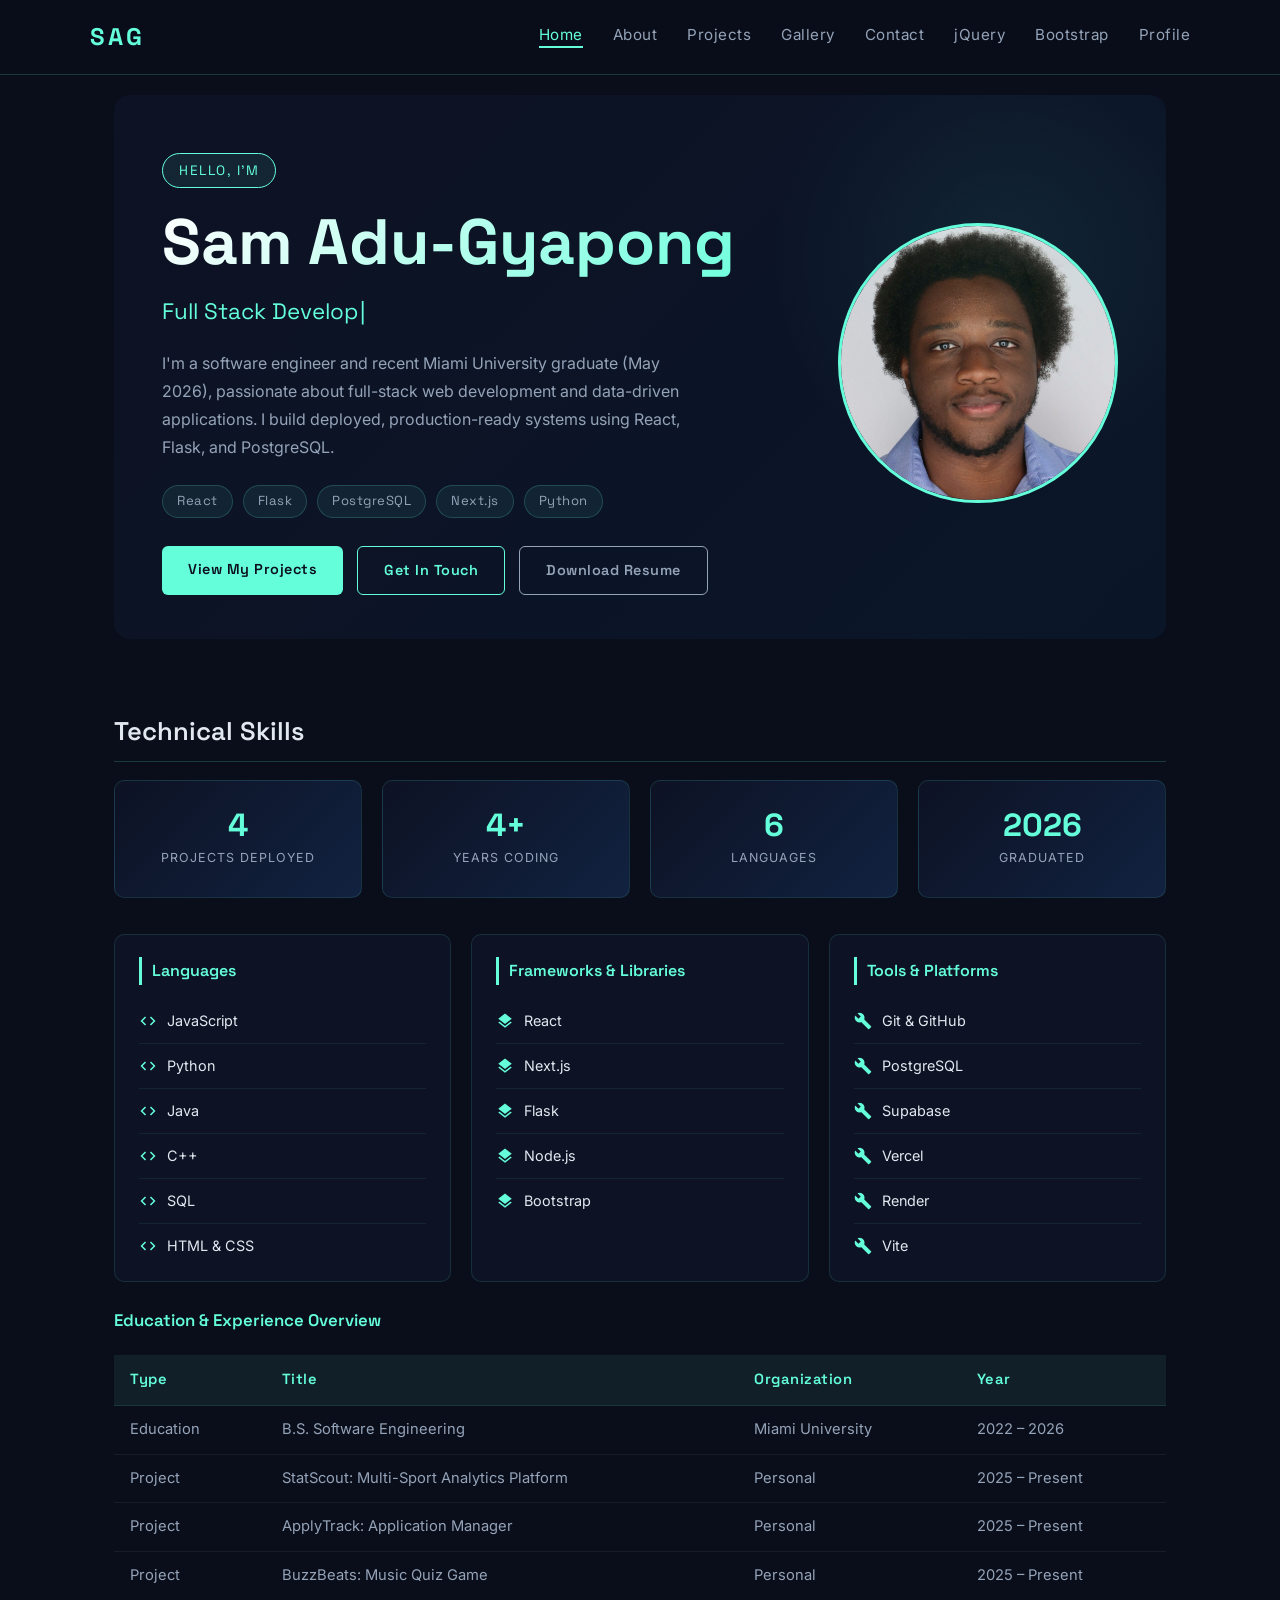
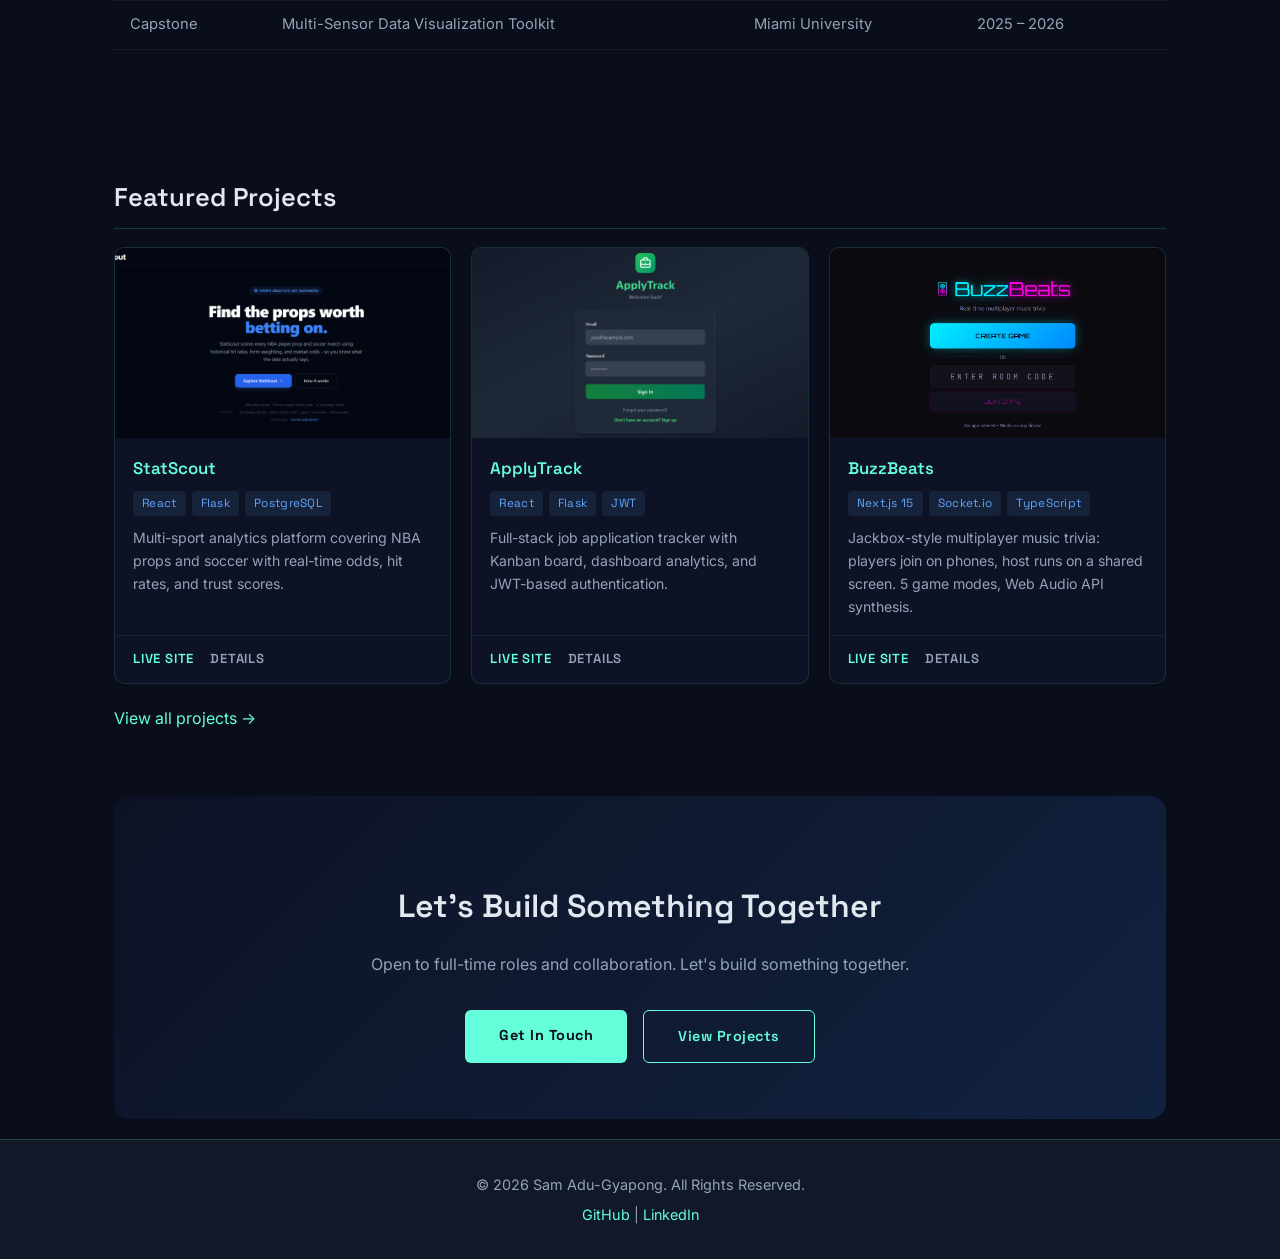
<file: index.html>
<!DOCTYPE html>
<html lang="en">
<head>
    <meta charset="UTF-8">
    <meta name="viewport" content="width=device-width, initial-scale=1.0">
    <meta name="description" content="Sam Adu-Gyapong - Full Stack Software Engineer and Developer">
    <title>Sam Adu-Gyapong | Portfolio</title>
    <link rel="preconnect" href="https://fonts.googleapis.com">
    <link rel="preconnect" href="https://fonts.gstatic.com" crossorigin>
    <link href="https://fonts.googleapis.com/css2?family=Space+Grotesk:wght@300;400;600;700&family=Inter:wght@300;400;500&display=swap" rel="stylesheet">
    <link href="https://fonts.googleapis.com/icon?family=Material+Icons" rel="stylesheet">
    <link rel="stylesheet" href="styles.css">
</head>
<body>

    <!-- Navigation -->
    <header>
        <nav>
            <div class="logo">SAG</div>
            <ul>
                <li><a href="index.html">Home</a></li>
                <li><a href="about.html">About</a></li>
                <li><a href="projects.html">Projects</a></li>
                <li><a href="gallery.html">Gallery</a></li>
                <li><a href="contact.html">Contact</a></li>
                <li><a href="jquery.html">jQuery</a></li>
                <li><a href="bootstrap.html">Bootstrap</a></li>
                <li><a href="materialize.html">Profile</a></li>
            </ul>
        </nav>
    </header>

    <main>

        <!-- Hero Section -->
        <section id="hero">
            <div class="hero-text">
                <p class="hero-greeting">Hello, I'm</p>
                <h1>Sam Adu-Gyapong</h1>
                <!-- id="hero-subtitle" is targeted by the typewriter effect in script.js -->
                <h2 id="hero-subtitle">Full Stack Developer</h2>
                <p>
                    I'm a software engineer and recent Miami University graduate (May 2026), passionate about
                    full-stack web development and data-driven applications. I build deployed,
                    production-ready systems using React, Flask, and PostgreSQL.
                </p>
                <div class="hero-tech-tags">
                    <span>React</span>
                    <span>Flask</span>
                    <span>PostgreSQL</span>
                    <span>Next.js</span>
                    <span>Python</span>
                </div>
                <div class="hero-links">
                    <a href="projects.html">View My Projects</a>
                    <a href="contact.html">Get In Touch</a>
                    <a href="resume.pdf" download="Sam_AduGyapong_Resume.pdf" class="resume-btn">Download Resume</a>
                </div>
            </div>
            <div class="hero-image">
                <img src="images/profile.jpg" alt="Sam Adu-Gyapong">
            </div>
        </section>

        <!-- Skills Section -->
        <section id="skills">
            <h2>Technical Skills</h2>

            <!-- Stats Row -->
            <div class="stats-row">
                <div class="stat-item">
                    <span class="stat-number">4</span>
                    <span class="stat-label">Projects Deployed</span>
                </div>
                <div class="stat-item">
                    <span class="stat-number">4+</span>
                    <span class="stat-label">Years Coding</span>
                </div>
                <div class="stat-item">
                    <span class="stat-number">6</span>
                    <span class="stat-label">Languages</span>
                </div>
                <div class="stat-item">
                    <span class="stat-number">2026</span>
                    <span class="stat-label">Graduated</span>
                </div>
            </div>

            <!-- Skills Icon Grid -->
            <div class="skills-icon-grid">
                <div class="skill-col">
                    <h3>Languages</h3>
                    <ul class="skill-icon-list">
                        <li><i class="material-icons">code</i>JavaScript</li>
                        <li><i class="material-icons">code</i>Python</li>
                        <li><i class="material-icons">code</i>Java</li>
                        <li><i class="material-icons">code</i>C++</li>
                        <li><i class="material-icons">code</i>SQL</li>
                        <li><i class="material-icons">code</i>HTML &amp; CSS</li>
                    </ul>
                </div>
                <div class="skill-col">
                    <h3>Frameworks &amp; Libraries</h3>
                    <ul class="skill-icon-list">
                        <li><i class="material-icons">layers</i>React</li>
                        <li><i class="material-icons">layers</i>Next.js</li>
                        <li><i class="material-icons">layers</i>Flask</li>
                        <li><i class="material-icons">layers</i>Node.js</li>
                        <li><i class="material-icons">layers</i>Bootstrap</li>
                    </ul>
                </div>
                <div class="skill-col">
                    <h3>Tools &amp; Platforms</h3>
                    <ul class="skill-icon-list">
                        <li><i class="material-icons">build</i>Git &amp; GitHub</li>
                        <li><i class="material-icons">build</i>PostgreSQL</li>
                        <li><i class="material-icons">build</i>Supabase</li>
                        <li><i class="material-icons">build</i>Vercel</li>
                        <li><i class="material-icons">build</i>Render</li>
                        <li><i class="material-icons">build</i>Vite</li>
                    </ul>
                </div>
            </div>

            <!-- Education Table -->
            <h3>Education &amp; Experience Overview</h3>
            <table>
                <thead>
                    <tr>
                        <th>Type</th>
                        <th>Title</th>
                        <th>Organization</th>
                        <th>Year</th>
                    </tr>
                </thead>
                <tbody>
                    <tr>
                        <td>Education</td>
                        <td>B.S. Software Engineering</td>
                        <td>Miami University</td>
                        <td>2022 &ndash; 2026</td>
                    </tr>
                    <tr>
                        <td>Project</td>
                        <td>StatScout: Multi-Sport Analytics Platform</td>
                        <td>Personal</td>
                        <td>2025 &ndash; Present</td>
                    </tr>
                    <tr>
                        <td>Project</td>
                        <td>ApplyTrack: Application Manager</td>
                        <td>Personal</td>
                        <td>2025 &ndash; Present</td>
                    </tr>
                    <tr>
                        <td>Project</td>
                        <td>BuzzBeats: Music Quiz Game</td>
                        <td>Personal</td>
                        <td>2025 &ndash; Present</td>
                    </tr>
                    <tr>
                        <td>Capstone</td>
                        <td>Multi-Sensor Data Visualization Toolkit</td>
                        <td>Miami University</td>
                        <td>2025 &ndash; 2026</td>
                    </tr>
                </tbody>
            </table>
        </section>

        <!-- Featured Projects Preview -->
        <section id="featured-projects">
            <h2>Featured Projects</h2>
            <div class="project-preview-grid">

                <div class="project-preview" data-href="projects.html#statscout">
                    <div class="project-preview-image">
                        <img src="images/statscout.png" alt="StatScout project screenshot">
                    </div>
                    <div class="project-preview-content">
                        <h3>StatScout</h3>
                        <div class="project-tech-badges">
                            <span class="project-tech-badge">React</span>
                            <span class="project-tech-badge">Flask</span>
                            <span class="project-tech-badge">PostgreSQL</span>
                        </div>
                        <p>Multi-sport analytics platform covering NBA props and soccer with real-time odds, hit rates, and trust scores.</p>
                    </div>
                    <div class="project-preview-action">
                        <a href="https://statscout.vercel.app/" target="_blank">Live Site</a>
                        <a href="projects.html#statscout">Details</a>
                    </div>
                </div>

                <div class="project-preview" data-href="projects.html#applytrack">
                    <div class="project-preview-image">
                        <img src="images/applytrack.png" alt="ApplyTrack project screenshot">
                    </div>
                    <div class="project-preview-content">
                        <h3>ApplyTrack</h3>
                        <div class="project-tech-badges">
                            <span class="project-tech-badge">React</span>
                            <span class="project-tech-badge">Flask</span>
                            <span class="project-tech-badge">JWT</span>
                        </div>
                        <p>Full-stack job application tracker with Kanban board, dashboard analytics, and JWT-based authentication.</p>
                    </div>
                    <div class="project-preview-action">
                        <a href="https://job-tracker-three-ochre.vercel.app/" target="_blank">Live Site</a>
                        <a href="projects.html#applytrack">Details</a>
                    </div>
                </div>

                <div class="project-preview" data-href="projects.html#buzzbeats">
                    <div class="project-preview-image">
                        <img src="images/buzzbeats.png" alt="BuzzBeats music trivia game screenshot">
                    </div>
                    <div class="project-preview-content">
                        <h3>BuzzBeats</h3>
                        <div class="project-tech-badges">
                            <span class="project-tech-badge">Next.js 15</span>
                            <span class="project-tech-badge">Socket.io</span>
                            <span class="project-tech-badge">TypeScript</span>
                        </div>
                        <p>Jackbox-style multiplayer music trivia: players join on phones, host runs on a shared screen. 5 game modes, Web Audio API synthesis.</p>
                    </div>
                    <div class="project-preview-action">
                        <a href="https://buzz-beats.vercel.app/" target="_blank">Live Site</a>
                        <a href="projects.html#buzzbeats">Details</a>
                    </div>
                </div>

            </div>
            <p><a href="projects.html">View all projects &rarr;</a></p>
        </section>

        <!-- CTA Section -->
        <section id="cta">
            <h2>Let's Build Something Together</h2>
            <p>Open to full-time roles and collaboration. Let's build something together.</p>
            <div class="cta-links">
                <a href="contact.html" class="cta-btn-filled">Get In Touch</a>
                <a href="projects.html" class="cta-btn-outline">View Projects</a>
            </div>
        </section>

    </main>

    <!-- Footer -->
    <footer>
        <p>&copy; 2026 Sam Adu-Gyapong. All Rights Reserved.</p>
        <p>
            <a href="https://github.com/SamAduG1" target="_blank">GitHub</a> |
            <a href="https://www.linkedin.com/in/sam-adu-gyapong-6a8b8130a/" target="_blank">LinkedIn</a>
        </p>
    </footer>

    <!-- Back to top button -->
    <button id="back-to-top" title="Back to top">&#8679;</button>

    <script src="script.js"></script>
</body>
</html>
</file>
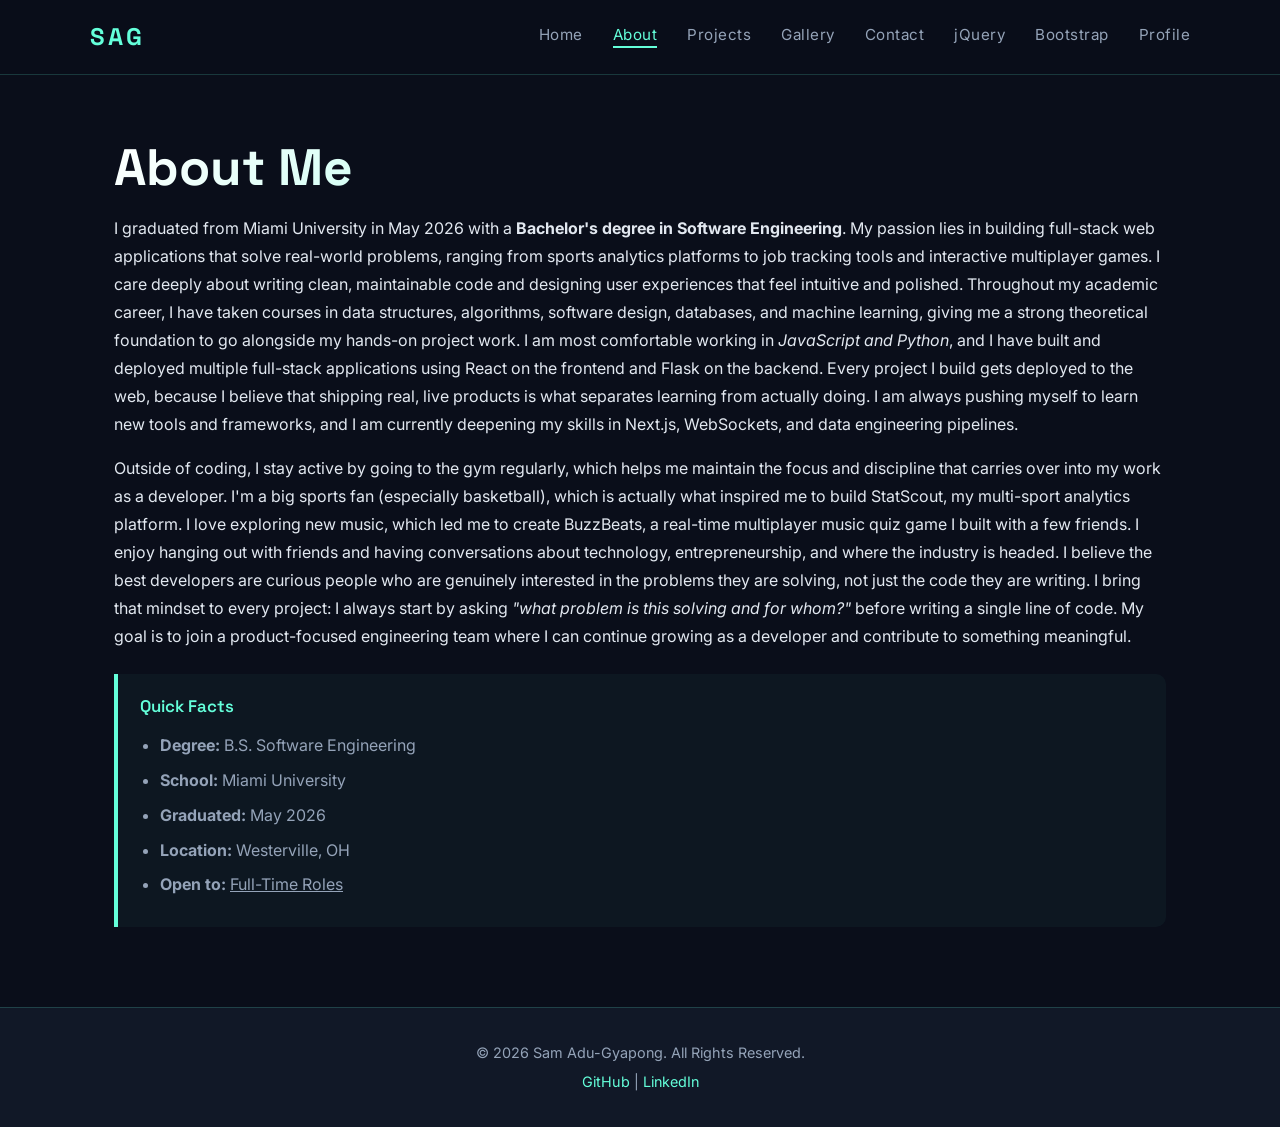
<file: about.html>
<!DOCTYPE html>
<html lang="en">
<head>
    <meta charset="UTF-8">
    <meta name="viewport" content="width=device-width, initial-scale=1.0">
    <meta name="description" content="About Sam Adu-Gyapong - Full Stack Software Engineer and Miami University Graduate">
    <title>About | Sam Adu-Gyapong</title>
    <link rel="preconnect" href="https://fonts.googleapis.com">
    <link rel="preconnect" href="https://fonts.gstatic.com" crossorigin>
    <link href="https://fonts.googleapis.com/css2?family=Space+Grotesk:wght@300;400;600;700&family=Inter:wght@300;400;500&display=swap" rel="stylesheet">
    <link rel="stylesheet" href="styles.css">
</head>
<body>

    <!-- Navigation -->
    <header>
        <nav>
            <div class="logo">SAG</div>
            <ul>
                <li><a href="index.html">Home</a></li>
                <li><a href="about.html">About</a></li>
                <li><a href="projects.html">Projects</a></li>
                <li><a href="gallery.html">Gallery</a></li>
                <li><a href="contact.html">Contact</a></li>
                <li><a href="jquery.html">jQuery</a></li>
                <li><a href="bootstrap.html">Bootstrap</a></li>
                <li><a href="materialize.html">Profile</a></li>
            </ul>
        </nav>
    </header>

    <main>

        <section id="about">
            <h1>About Me</h1>

            <p>
                I graduated from Miami University in May 2026 with a <strong>Bachelor's degree in Software Engineering</strong>.
                My passion lies in building full-stack web applications that solve real-world problems, ranging from sports analytics platforms to job tracking tools and interactive multiplayer games.
                I care deeply about writing clean, maintainable code and designing user experiences that feel intuitive and polished.
                Throughout my academic career, I have taken courses in data structures, algorithms, software design, databases, and machine learning, giving me a strong theoretical foundation to go alongside my hands-on project work.
                I am most comfortable working in <em>JavaScript and Python</em>, and I have built and deployed multiple full-stack applications using React on the frontend and Flask on the backend.
                Every project I build gets deployed to the web, because I believe that shipping real, live products is what separates learning from actually doing.
                I am always pushing myself to learn new tools and frameworks, and I am currently deepening my skills in Next.js, WebSockets, and data engineering pipelines.
            </p>
            <p>
                Outside of coding, I stay active by going to the gym regularly, which helps me maintain the focus and discipline that carries over into my work as a developer.
                I'm a big sports fan (especially basketball), which is actually what inspired me to build StatScout, my multi-sport analytics platform.
                I love exploring new music, which led me to create BuzzBeats, a real-time multiplayer music quiz game I built with a few friends.
                I enjoy hanging out with friends and having conversations about technology, entrepreneurship, and where the industry is headed.
                I believe the best developers are curious people who are genuinely interested in the problems they are solving, not just the code they are writing.
                I bring that mindset to every project: I always start by asking <em>"what problem is this solving and for whom?"</em> before writing a single line of code.
                My goal is to join a product-focused engineering team where I can continue growing as a developer and contribute to something meaningful.
            </p>

            <!-- Aside: Quick Facts -->
            <aside>
                <h3>Quick Facts</h3>
                <ul>
                    <li><strong>Degree:</strong> B.S. Software Engineering</li>
                    <li><strong>School:</strong> Miami University</li>
                    <li><strong>Graduated:</strong> May 2026</li>
                    <li><strong>Location:</strong> Westerville, OH</li>
                    <li><strong>Open to:</strong> <u>Full-Time Roles</u></li>
                </ul>
            </aside>
        </section>

    </main>

    <!-- Footer -->
    <footer>
        <p>&copy; 2026 Sam Adu-Gyapong. All Rights Reserved.</p>
        <p>
            <a href="https://github.com/SamAduG1" target="_blank">GitHub</a> |
            <a href="https://www.linkedin.com/in/sam-adu-gyapong-6a8b8130a/" target="_blank">LinkedIn</a>
        </p>
    </footer>

    <!-- Back to top button -->
    <button id="back-to-top" title="Back to top">&#8679;</button>

    <script src="script.js"></script>
</body>
</html>
</file>
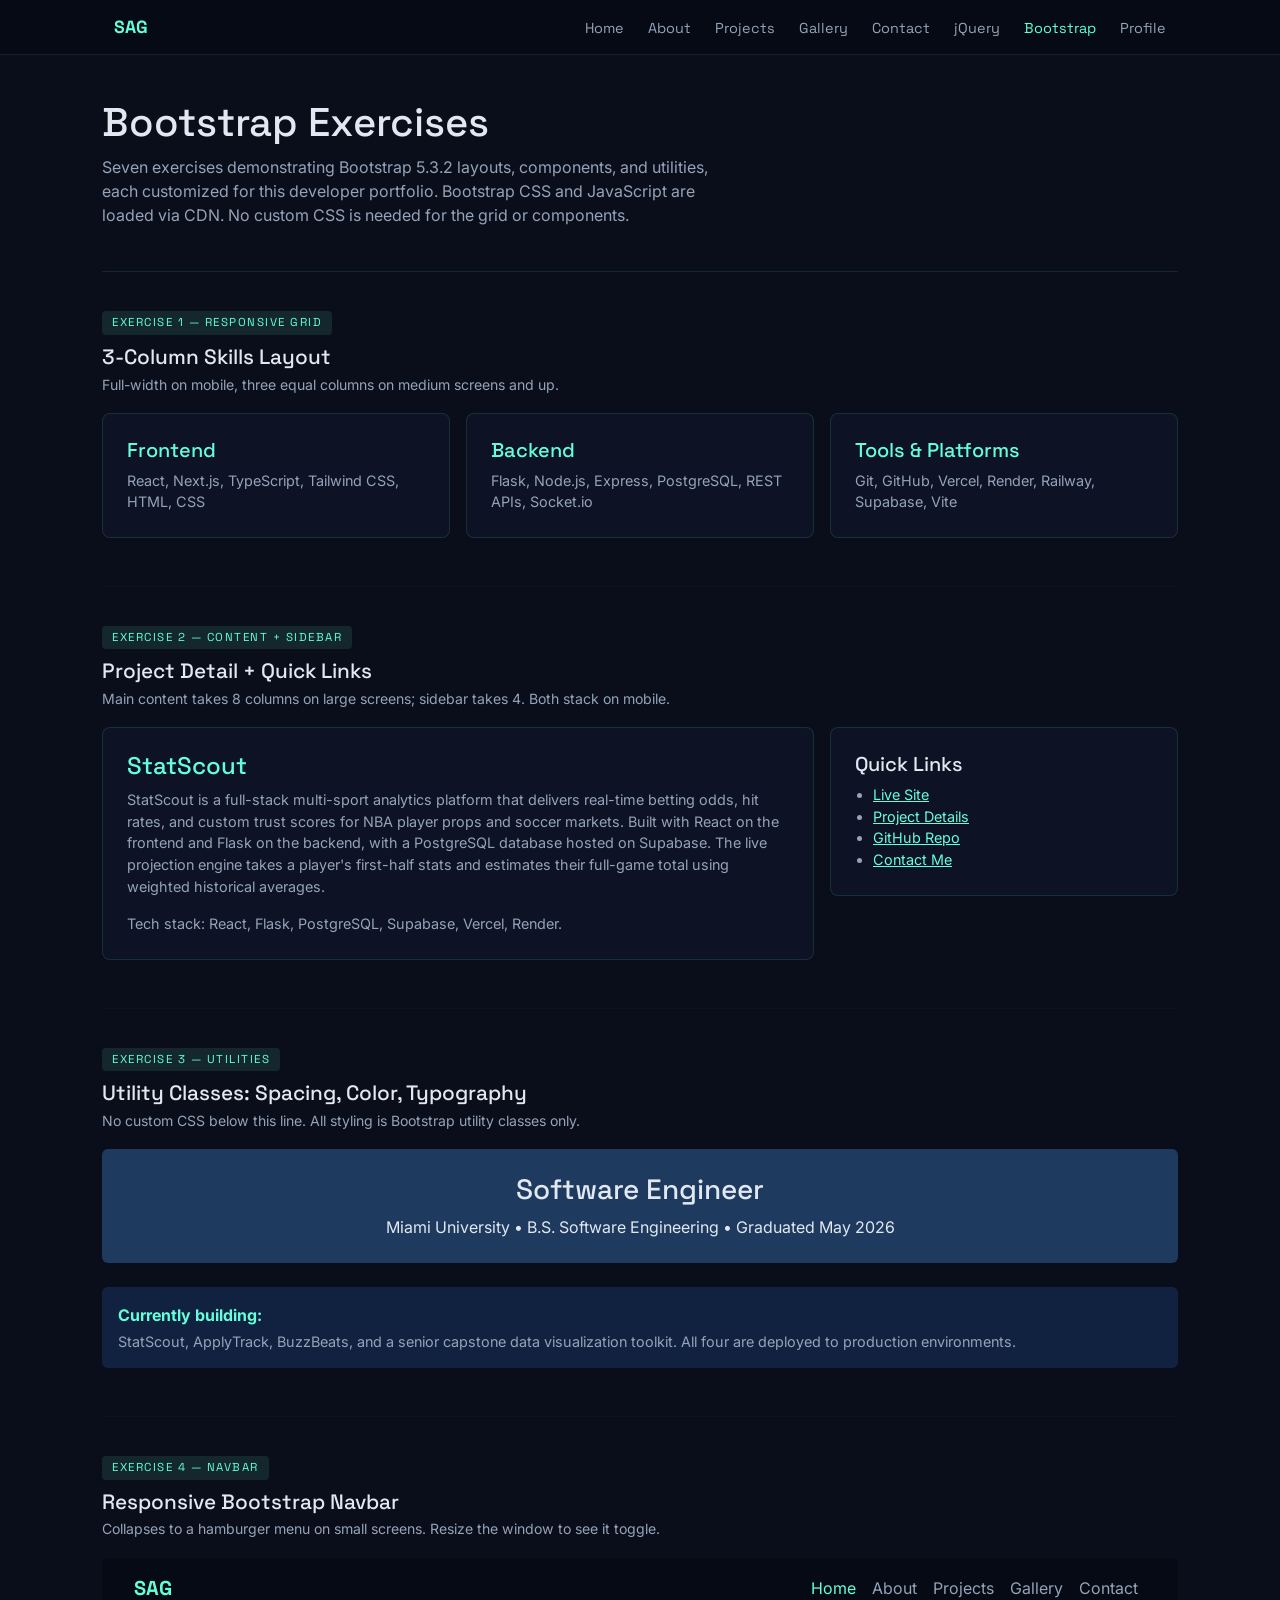
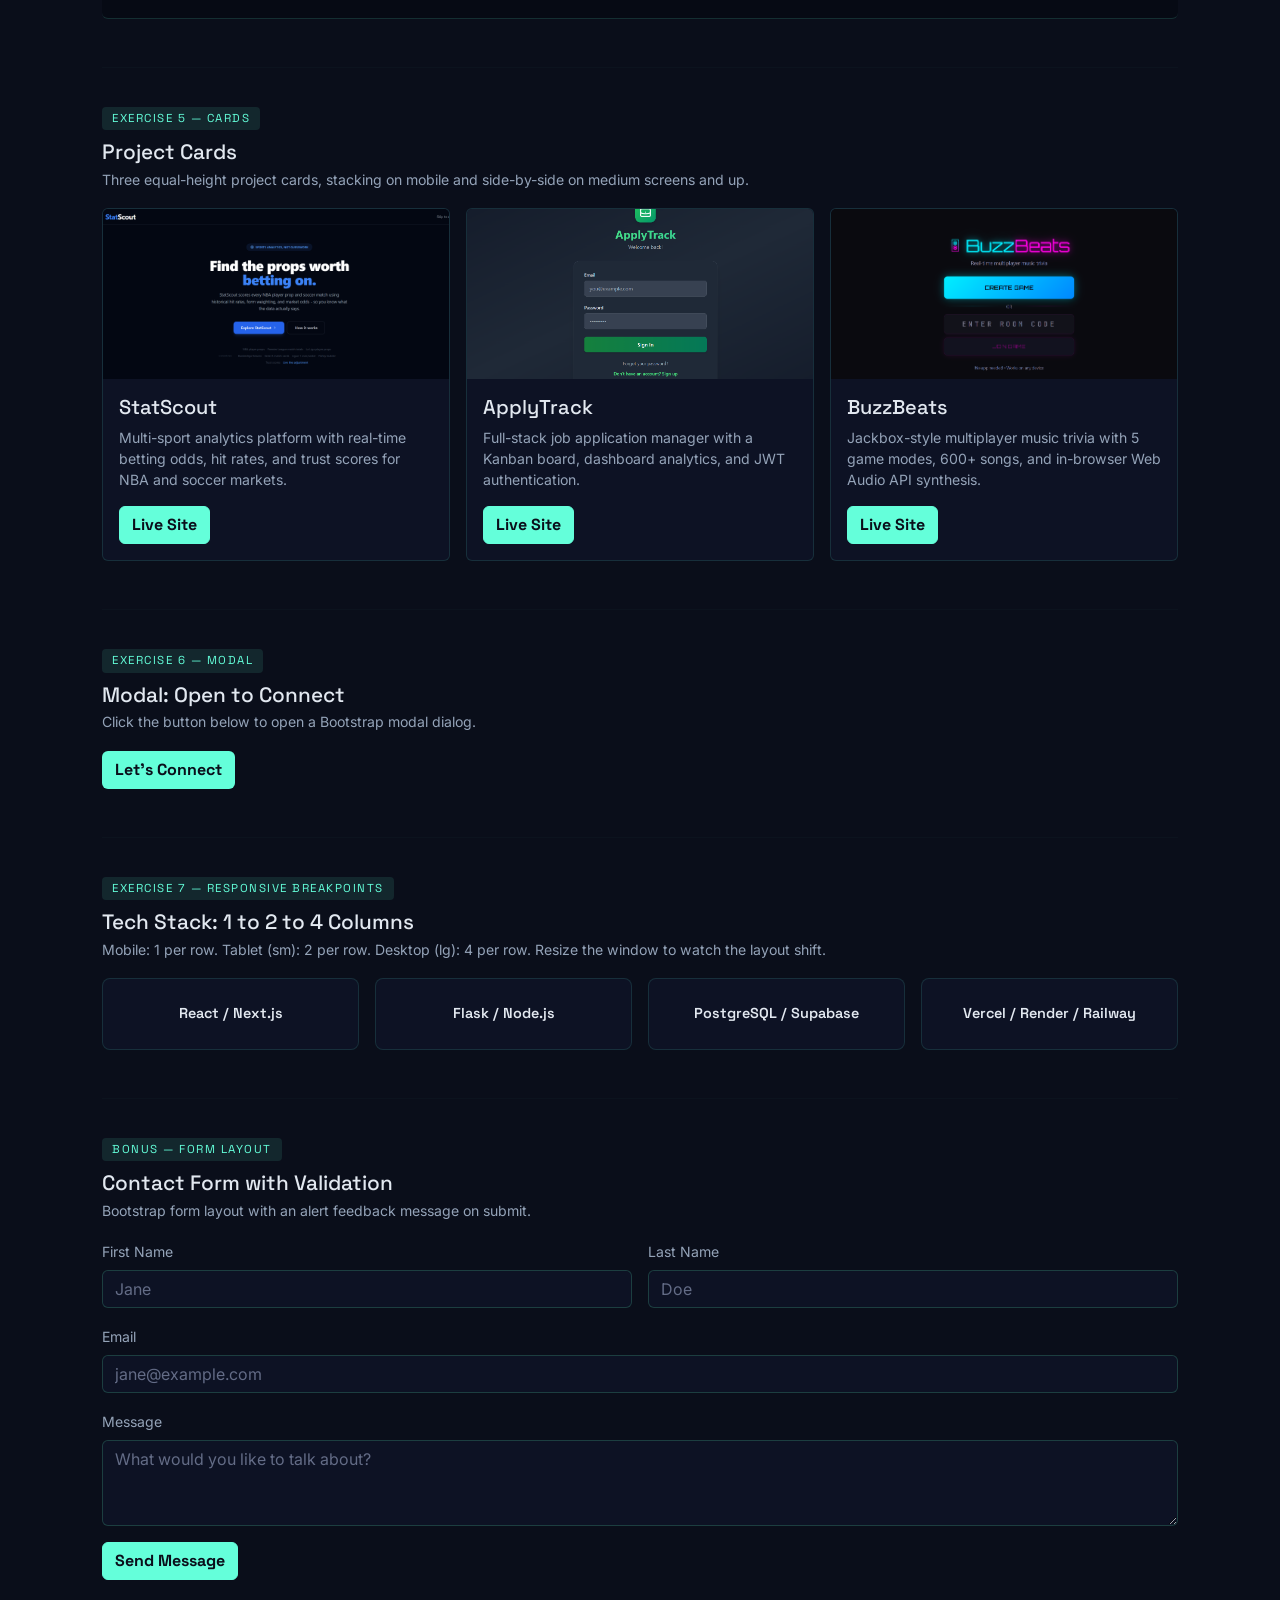
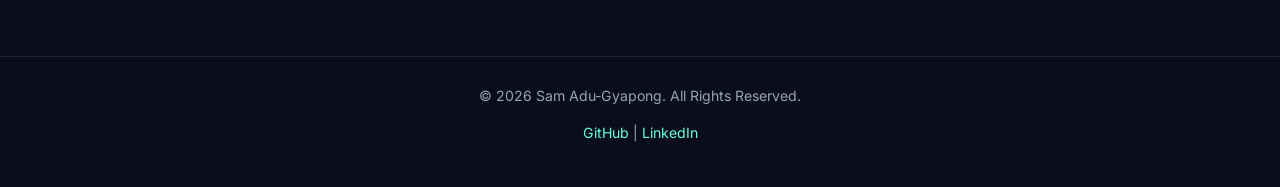
<file: bootstrap.html>
<!DOCTYPE html>
<html lang="en">
<head>
    <meta charset="UTF-8">
    <meta name="viewport" content="width=device-width, initial-scale=1.0">
    <meta name="description" content="Bootstrap Exercises - Sam Adu-Gyapong Portfolio">
    <title>Bootstrap | Sam Adu-Gyapong</title>

    <!-- Bootstrap 5.3.2 CSS -->
    <link rel="stylesheet" href="https://cdn.jsdelivr.net/npm/bootstrap@5.3.3/dist/css/bootstrap.min.css">

    <!-- Google Fonts -->
    <link rel="preconnect" href="https://fonts.googleapis.com">
    <link rel="preconnect" href="https://fonts.gstatic.com" crossorigin>
    <link href="https://fonts.googleapis.com/css2?family=Space+Grotesk:wght@300;400;600;700&family=Inter:wght@300;400;500&display=swap" rel="stylesheet">

    <style>
        body {
            background-color: #0a0e1a;
            color: #e2e8f0;
            font-family: 'Inter', sans-serif;
        }

        h1, h2, h3, h4, h5, h6 {
            font-family: 'Space Grotesk', sans-serif;
        }

        /* Exercise dividers */
        .exercise-block {
            margin-bottom: 48px;
        }

        .exercise-label {
            display: inline-block;
            background: rgba(100, 255, 218, 0.1);
            color: #64ffda;
            font-family: 'Space Grotesk', sans-serif;
            font-size: 0.72em;
            letter-spacing: 1.5px;
            text-transform: uppercase;
            padding: 3px 10px;
            border-radius: 4px;
            margin-bottom: 10px;
        }

        .exercise-block h2 {
            color: #e2e8f0;
            font-size: 1.3em;
            margin-bottom: 4px;
        }

        .exercise-block .ex-desc {
            color: #94a3b8;
            font-size: 0.88em;
            margin-bottom: 18px;
        }

        /* Dark card panels for exercises 1, 2, 3, 7 */
        .dark-panel {
            background-color: #0d1224;
            border: 1px solid rgba(100, 255, 218, 0.12);
            color: #e2e8f0;
            border-radius: 8px;
        }

        /* Page header */
        #bs-hero {
            padding: 44px 0 28px;
            border-bottom: 1px solid rgba(100,255,218,0.1);
            margin-bottom: 36px;
        }

        #bs-hero h1 { color: #e2e8f0; }
        #bs-hero p  { color: #94a3b8; max-width: 640px; }

        /* Exercise 3 overrides */
        .ex3-primary {
            background-color: #1e3a5f !important;
            color: #e2e8f0 !important;
        }

        .ex3-secondary {
            background-color: #112240 !important;
            color: #94a3b8 !important;
        }

        /* Exercise 4 navbar */
        #ex4-nav.navbar {
            background-color: #060a14 !important;
            border-bottom: 1px solid rgba(100,255,218,0.15);
        }

        #ex4-nav .navbar-brand {
            color: #64ffda;
            font-family: 'Space Grotesk', sans-serif;
            font-weight: 700;
        }

        #ex4-nav .nav-link { color: #94a3b8; }
        #ex4-nav .nav-link:hover,
        #ex4-nav .nav-link.active { color: #64ffda; }

        /* Exercise 5 cards */
        .ex5-card {
            background-color: #0d1224;
            border: 1px solid rgba(100,255,218,0.12);
        }

        .ex5-card .card-title { color: #e2e8f0; font-family: 'Space Grotesk', sans-serif; }
        .ex5-card .card-text  { color: #94a3b8; font-size: 0.88em; }
        .ex5-card .card-img-top { height: 170px; object-fit: cover; }

        .ex5-card .btn-primary {
            background-color: #64ffda;
            border-color: #64ffda;
            color: #0a0e1a;
            font-family: 'Space Grotesk', sans-serif;
            font-weight: 700;
        }

        .ex5-card .btn-primary:hover {
            background-color: #4de8c4;
            border-color: #4de8c4;
            color: #0a0e1a;
        }

        /* Exercise 6 modal */
        .modal-content {
            background-color: #0d1224;
            border: 1px solid rgba(100,255,218,0.2);
            color: #e2e8f0;
        }

        .modal-header {
            border-bottom: 1px solid rgba(100,255,218,0.1);
        }

        .modal-title { font-family: 'Space Grotesk', sans-serif; color: #64ffda; }

        .modal-footer {
            border-top: 1px solid rgba(100,255,218,0.1);
        }

        .btn-close { filter: invert(1); }

        /* Exercise 7 blocks */
        .ex7-block {
            background-color: #0d1224;
            border: 1px solid rgba(100,255,218,0.12);
            color: #e2e8f0;
            border-radius: 8px;
            text-align: center;
            font-family: 'Space Grotesk', sans-serif;
            font-weight: 600;
            font-size: 0.9em;
        }

        /* Bonus form */
        .form-control {
            background-color: #0d1224;
            border: 1px solid rgba(100,255,218,0.2);
            color: #e2e8f0;
        }

        .form-control::placeholder { color: #8892b0; opacity: 0.7; }

        .form-control:focus {
            background-color: #0d1224;
            border-color: #64ffda;
            color: #e2e8f0;
            box-shadow: 0 0 0 0.2rem rgba(100,255,218,0.15);
        }

        .form-label { color: #94a3b8; font-size: 0.88em; }

        #bonus-submit {
            background-color: #64ffda;
            border-color: #64ffda;
            color: #0a0e1a;
            font-family: 'Space Grotesk', sans-serif;
            font-weight: 700;
        }

        #bonus-submit:hover {
            background-color: #4de8c4;
            border-color: #4de8c4;
        }

        /* Footer */
        footer {
            border-top: 1px solid rgba(100,255,218,0.1);
            padding: 28px 0;
            text-align: center;
            color: #94a3b8;
            font-size: 0.88em;
            margin-top: 60px;
        }

        footer a { color: #64ffda; text-decoration: none; }
        footer a:hover { text-decoration: underline; }

        /* Site nav */
        .site-nav {
            background-color: #060a14;
            border-bottom: 1px solid rgba(100,255,218,0.1);
            padding: 14px 0;
        }

        .site-nav .inner {
            max-width: 1100px;
            margin: 0 auto;
            padding: 0 24px;
            display: flex;
            align-items: center;
            justify-content: space-between;
        }

        .site-nav .logo {
            font-family: 'Space Grotesk', sans-serif;
            font-weight: 700;
            font-size: 1.1em;
            color: #64ffda;
            text-decoration: none;
        }

        .site-nav ul {
            list-style: none;
            margin: 0;
            padding: 0;
            display: flex;
            gap: 24px;
        }

        .site-nav ul a {
            color: #94a3b8;
            text-decoration: none;
            font-family: 'Space Grotesk', sans-serif;
            font-size: 0.9em;
            transition: color 0.2s;
        }

        .site-nav ul a:hover,
        .site-nav ul a.active { color: #64ffda; }

        hr.ex-divider {
            border: none;
            border-top: 1px solid rgba(100,255,218,0.08);
            margin: 0 0 36px;
        }
    </style>
</head>
<body>

    <!-- Site Navigation -->
    <div class="site-nav">
        <div class="inner">
            <a href="index.html" class="logo">SAG</a>
            <ul>
                <li><a href="index.html">Home</a></li>
                <li><a href="about.html">About</a></li>
                <li><a href="projects.html">Projects</a></li>
                <li><a href="gallery.html">Gallery</a></li>
                <li><a href="contact.html">Contact</a></li>
                <li><a href="jquery.html">jQuery</a></li>
                <li><a href="bootstrap.html" class="active">Bootstrap</a></li>
                <li><a href="materialize.html">Profile</a></li>
            </ul>
        </div>
    </div>

    <div class="container" style="max-width: 1100px;">

        <!-- Page Header -->
        <div id="bs-hero">
            <h1>Bootstrap Exercises</h1>
            <p>
                Seven exercises demonstrating Bootstrap 5.3.2 layouts, components, and utilities,
                each customized for this developer portfolio. Bootstrap CSS and JavaScript are loaded via CDN.
                No custom CSS is needed for the grid or components.
            </p>
        </div>


        <!-- ═══════════════════════════════════════
             Exercise 1: Responsive 3-Column Layout
        ════════════════════════════════════════ -->
        <div class="exercise-block">
            <span class="exercise-label">Exercise 1 — Responsive Grid</span>
            <h2>3-Column Skills Layout</h2>
            <p class="ex-desc">Full-width on mobile, three equal columns on medium screens and up.</p>

            <div class="row g-3">
                <div class="col-12 col-md-4">
                    <div class="dark-panel p-4">
                        <h5 style="color:#64ffda;">Frontend</h5>
                        <p style="color:#94a3b8; margin:0; font-size:0.9em;">
                            React, Next.js, TypeScript, Tailwind CSS, HTML, CSS
                        </p>
                    </div>
                </div>
                <div class="col-12 col-md-4">
                    <div class="dark-panel p-4">
                        <h5 style="color:#64ffda;">Backend</h5>
                        <p style="color:#94a3b8; margin:0; font-size:0.9em;">
                            Flask, Node.js, Express, PostgreSQL, REST APIs, Socket.io
                        </p>
                    </div>
                </div>
                <div class="col-12 col-md-4">
                    <div class="dark-panel p-4">
                        <h5 style="color:#64ffda;">Tools &amp; Platforms</h5>
                        <p style="color:#94a3b8; margin:0; font-size:0.9em;">
                            Git, GitHub, Vercel, Render, Railway, Supabase, Vite
                        </p>
                    </div>
                </div>
            </div>
        </div>

        <hr class="ex-divider">

        <!-- ═══════════════════════════════════════
             Exercise 2: Content + Sidebar (8/4)
        ════════════════════════════════════════ -->
        <div class="exercise-block">
            <span class="exercise-label">Exercise 2 — Content + Sidebar</span>
            <h2>Project Detail + Quick Links</h2>
            <p class="ex-desc">Main content takes 8 columns on large screens; sidebar takes 4. Both stack on mobile.</p>

            <div class="row g-3">
                <main class="col-12 col-lg-8">
                    <div class="dark-panel p-4">
                        <h4 style="color:#64ffda;">StatScout</h4>
                        <p style="color:#94a3b8; font-size:0.9em;">
                            StatScout is a full-stack multi-sport analytics platform that delivers real-time
                            betting odds, hit rates, and custom trust scores for NBA player props and soccer markets.
                            Built with React on the frontend and Flask on the backend, with a PostgreSQL database
                            hosted on Supabase. The live projection engine takes a player's first-half stats and
                            estimates their full-game total using weighted historical averages.
                        </p>
                        <p style="color:#94a3b8; font-size:0.9em; margin-bottom:0;">
                            Tech stack: React, Flask, PostgreSQL, Supabase, Vercel, Render.
                        </p>
                    </div>
                </main>

                <aside class="col-12 col-lg-4">
                    <div class="dark-panel p-4">
                        <h5 style="color:#e2e8f0; font-family:'Space Grotesk',sans-serif;">Quick Links</h5>
                        <ul style="padding-left:18px; margin:0; color:#94a3b8; font-size:0.9em;">
                            <li><a href="https://statscout.vercel.app/" target="_blank" style="color:#64ffda;">Live Site</a></li>
                            <li><a href="projects.html#statscout" style="color:#64ffda;">Project Details</a></li>
                            <li><a href="https://github.com/SamAduG1/statscout" target="_blank" style="color:#64ffda;">GitHub Repo</a></li>
                            <li><a href="contact.html" style="color:#64ffda;">Contact Me</a></li>
                        </ul>
                    </div>
                </aside>
            </div>
        </div>

        <hr class="ex-divider">

        <!-- ═══════════════════════════════════════
             Exercise 3: Utility Classes Only
        ════════════════════════════════════════ -->
        <div class="exercise-block">
            <span class="exercise-label">Exercise 3 — Utilities</span>
            <h2>Utility Classes: Spacing, Color, Typography</h2>
            <p class="ex-desc">No custom CSS below this line. All styling is Bootstrap utility classes only.</p>

            <div class="p-4 rounded text-center mb-4 ex3-primary">
                <h3 class="mb-2">Software Engineer</h3>
                <p class="mb-0">Miami University &bull; B.S. Software Engineering &bull; Graduated May 2026</p>
            </div>

            <div class="p-3 rounded ex3-secondary">
                <p class="mb-1 fw-bold" style="color:#64ffda;">Currently building:</p>
                <p class="mb-0" style="color:#94a3b8; font-size:0.9em;">
                    StatScout, ApplyTrack, BuzzBeats, and a senior capstone data visualization toolkit.
                    All four are deployed to production environments.
                </p>
            </div>
        </div>

        <hr class="ex-divider">

        <!-- ═══════════════════════════════════════
             Exercise 4: Responsive Navbar
        ════════════════════════════════════════ -->
        <div class="exercise-block">
            <span class="exercise-label">Exercise 4 — Navbar</span>
            <h2>Responsive Bootstrap Navbar</h2>
            <p class="ex-desc">Collapses to a hamburger menu on small screens. Resize the window to see it toggle.</p>

            <nav id="ex4-nav" class="navbar navbar-expand-lg rounded" style="padding: 10px 20px;">
                <div class="container-fluid">
                    <a class="navbar-brand" href="#">SAG</a>

                    <button class="navbar-toggler" type="button"
                            data-bs-toggle="collapse" data-bs-target="#ex4NavLinks"
                            aria-controls="ex4NavLinks" aria-expanded="false" aria-label="Toggle navigation">
                        <span class="navbar-toggler-icon"></span>
                    </button>

                    <div class="collapse navbar-collapse" id="ex4NavLinks">
                        <ul class="navbar-nav ms-auto">
                            <li class="nav-item"><a class="nav-link active" href="index.html">Home</a></li>
                            <li class="nav-item"><a class="nav-link" href="about.html">About</a></li>
                            <li class="nav-item"><a class="nav-link" href="projects.html">Projects</a></li>
                            <li class="nav-item"><a class="nav-link" href="gallery.html">Gallery</a></li>
                            <li class="nav-item"><a class="nav-link" href="contact.html">Contact</a></li>
                        </ul>
                    </div>
                </div>
            </nav>
        </div>

        <hr class="ex-divider">

        <!-- ═══════════════════════════════════════
             Exercise 5: 3 Cards in a Row
        ════════════════════════════════════════ -->
        <div class="exercise-block">
            <span class="exercise-label">Exercise 5 — Cards</span>
            <h2>Project Cards</h2>
            <p class="ex-desc">Three equal-height project cards, stacking on mobile and side-by-side on medium screens and up.</p>

            <div class="row g-3">
                <div class="col-12 col-md-4">
                    <div class="card h-100 ex5-card">
                        <img class="card-img-top" src="images/statscout.png" alt="StatScout screenshot">
                        <div class="card-body">
                            <h5 class="card-title">StatScout</h5>
                            <p class="card-text">
                                Multi-sport analytics platform with real-time betting odds,
                                hit rates, and trust scores for NBA and soccer markets.
                            </p>
                            <a class="btn btn-primary" href="https://statscout.vercel.app/" target="_blank">Live Site</a>
                        </div>
                    </div>
                </div>

                <div class="col-12 col-md-4">
                    <div class="card h-100 ex5-card">
                        <img class="card-img-top" src="images/applytrack.png" alt="ApplyTrack screenshot">
                        <div class="card-body">
                            <h5 class="card-title">ApplyTrack</h5>
                            <p class="card-text">
                                Full-stack job application manager with a Kanban board,
                                dashboard analytics, and JWT authentication.
                            </p>
                            <a class="btn btn-primary" href="https://job-tracker-three-ochre.vercel.app/" target="_blank">Live Site</a>
                        </div>
                    </div>
                </div>

                <div class="col-12 col-md-4">
                    <div class="card h-100 ex5-card">
                        <img class="card-img-top" src="images/buzzbeats.png" alt="BuzzBeats screenshot">
                        <div class="card-body">
                            <h5 class="card-title">BuzzBeats</h5>
                            <p class="card-text">
                                Jackbox-style multiplayer music trivia with 5 game modes,
                                600+ songs, and in-browser Web Audio API synthesis.
                            </p>
                            <a class="btn btn-primary" href="https://buzz-beats.vercel.app/" target="_blank">Live Site</a>
                        </div>
                    </div>
                </div>
            </div>
        </div>

        <hr class="ex-divider">

        <!-- ═══════════════════════════════════════
             Exercise 6: Modal
        ════════════════════════════════════════ -->
        <div class="exercise-block">
            <span class="exercise-label">Exercise 6 — Modal</span>
            <h2>Modal: Open to Connect</h2>
            <p class="ex-desc">Click the button below to open a Bootstrap modal dialog.</p>

            <button class="btn" type="button"
                    data-bs-toggle="modal" data-bs-target="#connectModal"
                    style="background-color:#64ffda; color:#0a0e1a; font-family:'Space Grotesk',sans-serif; font-weight:700;">
                Let's Connect
            </button>

            <div class="modal fade" id="connectModal" tabindex="-1"
                 aria-labelledby="connectModalLabel" aria-hidden="true">
                <div class="modal-dialog">
                    <div class="modal-content">
                        <div class="modal-header">
                            <h5 class="modal-title" id="connectModalLabel">Let's Build Something Together</h5>
                            <button type="button" class="btn-close" data-bs-dismiss="modal" aria-label="Close"></button>
                        </div>
                        <div class="modal-body" style="color:#94a3b8; font-size:0.92em; line-height:1.7;">
                            I'm currently open to full-time roles, internships, and collaboration
                            If you have an interesting problem to solve
                            or just want to talk shop, I'd love to hear from you.
                            <br><br>
                            Reach me at <a href="mailto:sa1000desam@gmail.com" style="color:#64ffda;">sa1000desam@gmail.com</a>
                            or use the Contact page.
                        </div>
                        <div class="modal-footer">
                            <button type="button" class="btn btn-secondary" data-bs-dismiss="modal"
                                    style="background-color:#1e293b; border-color:#334155;">Close</button>
                            <a href="contact.html" class="btn"
                               style="background-color:#64ffda; color:#0a0e1a; font-family:'Space Grotesk',sans-serif; font-weight:700;">
                                Go to Contact
                            </a>
                        </div>
                    </div>
                </div>
            </div>
        </div>

        <hr class="ex-divider">

        <!-- ═══════════════════════════════════════
             Exercise 7: Responsive Breakpoints (1 → 2 → 4)
        ════════════════════════════════════════ -->
        <div class="exercise-block">
            <span class="exercise-label">Exercise 7 — Responsive Breakpoints</span>
            <h2>Tech Stack: 1 to 2 to 4 Columns</h2>
            <p class="ex-desc">
                Mobile: 1 per row. Tablet (sm): 2 per row. Desktop (lg): 4 per row.
                Resize the window to watch the layout shift.
            </p>

            <div class="row g-3">
                <div class="col-12 col-sm-6 col-lg-3">
                    <div class="ex7-block p-4">React / Next.js</div>
                </div>
                <div class="col-12 col-sm-6 col-lg-3">
                    <div class="ex7-block p-4">Flask / Node.js</div>
                </div>
                <div class="col-12 col-sm-6 col-lg-3">
                    <div class="ex7-block p-4">PostgreSQL / Supabase</div>
                </div>
                <div class="col-12 col-sm-6 col-lg-3">
                    <div class="ex7-block p-4">Vercel / Render / Railway</div>
                </div>
            </div>
        </div>

        <hr class="ex-divider">

        <!-- ═══════════════════════════════════════
             Bonus: Form Layout + Validation
        ════════════════════════════════════════ -->
        <div class="exercise-block">
            <span class="exercise-label">Bonus — Form Layout</span>
            <h2>Contact Form with Validation</h2>
            <p class="ex-desc">Bootstrap form layout with an alert feedback message on submit.</p>

            <form class="row g-3">
                <div class="col-md-6">
                    <label for="firstName" class="form-label">First Name</label>
                    <input type="text" class="form-control" id="firstName" placeholder="Jane">
                </div>

                <div class="col-md-6">
                    <label for="lastName" class="form-label">Last Name</label>
                    <input type="text" class="form-control" id="lastName" placeholder="Doe">
                </div>

                <div class="col-12">
                    <label for="emailInput" class="form-label">Email</label>
                    <input type="email" class="form-control" id="emailInput" placeholder="jane@example.com">
                </div>

                <div class="col-12">
                    <label for="messageInput" class="form-label">Message</label>
                    <textarea class="form-control" id="messageInput" rows="3"
                              placeholder="What would you like to talk about?"></textarea>
                </div>

                <div class="col-12">
                    <button class="btn" type="button" id="bonus-submit">Send Message</button>
                </div>

                <div class="col-12">
                    <div id="formMsg" class="alert d-none" role="alert"></div>
                </div>
            </form>
        </div>

    </div>

    <!-- Footer -->
    <footer>
        <p>&copy; 2026 Sam Adu-Gyapong. All Rights Reserved.</p>
        <p>
            <a href="https://github.com/SamAduG1" target="_blank">GitHub</a> |
            <a href="https://www.linkedin.com/in/sam-adu-gyapong-6a8b8130a/" target="_blank">LinkedIn</a>
        </p>
    </footer>

    <!-- Bootstrap 5.3.2 JS -->
    <script src="https://cdn.jsdelivr.net/npm/bootstrap@5.3.2/dist/js/bootstrap.bundle.min.js"></script>

    <!-- Bonus form validation -->
    <script>
        document.getElementById("bonus-submit").addEventListener("click", function () {
            var first = document.getElementById("firstName").value.trim();
            var email = document.getElementById("emailInput").value.trim();
            var msg   = document.getElementById("formMsg");

            msg.classList.remove("d-none", "alert-success", "alert-danger");

            if (first === "" || email === "") {
                msg.classList.add("alert-danger");
                msg.textContent = "Please fill in at least your name and email before submitting.";
            } else {
                msg.classList.add("alert-success");
                msg.textContent = "Thanks, " + first + "! Your message has been received. I will get back to you soon.";
            }
        });
    </script>

</body>
</html>
</file>
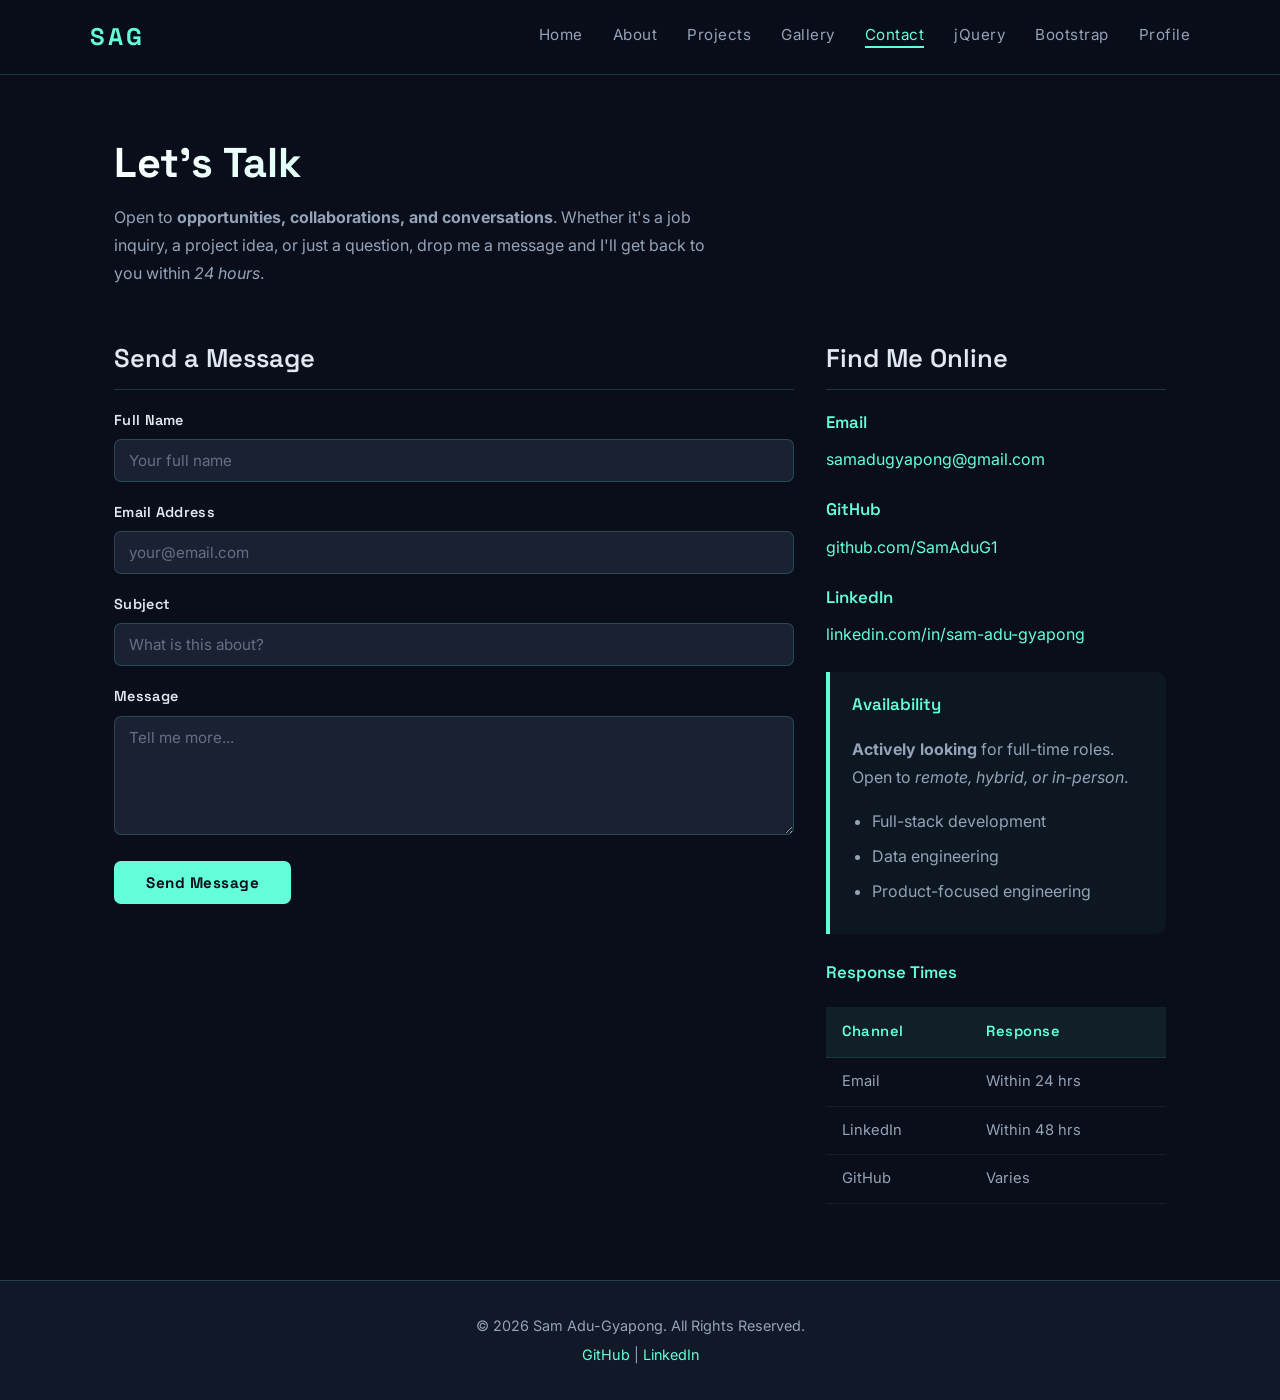
<file: contact.html>
<!DOCTYPE html>
<html lang="en">
<head>
    <meta charset="UTF-8">
    <meta name="viewport" content="width=device-width, initial-scale=1.0">
    <meta name="description" content="Contact Sam Adu-Gyapong - Full Stack Software Engineer">
    <title>Contact | Sam Adu-Gyapong</title>
    <link rel="preconnect" href="https://fonts.googleapis.com">
    <link rel="preconnect" href="https://fonts.gstatic.com" crossorigin>
    <link href="https://fonts.googleapis.com/css2?family=Space+Grotesk:wght@300;400;600;700&family=Inter:wght@300;400;500&display=swap" rel="stylesheet">
    <link rel="stylesheet" href="styles.css">
</head>
<body>

    <!-- Navigation -->
    <header>
        <nav>
            <div class="logo">SAG</div>
            <ul>
                <li><a href="index.html">Home</a></li>
                <li><a href="about.html">About</a></li>
                <li><a href="projects.html">Projects</a></li>
                <li><a href="gallery.html">Gallery</a></li>
                <li><a href="contact.html">Contact</a></li>
                <li><a href="jquery.html">jQuery</a></li>
                <li><a href="bootstrap.html">Bootstrap</a></li>
                <li><a href="materialize.html">Profile</a></li>
            </ul>
        </nav>
    </header>

    <main>

        <section id="contact-page">

            <h1>Let's Talk</h1>
            <p class="contact-intro">
                Open to <strong>opportunities, collaborations, and conversations</strong>.
                Whether it's a job inquiry, a project idea, or just a question, drop me a message
                and I'll get back to you within <em>24 hours</em>.
            </p>

            <!-- Contact Layout: Form + Info side by side -->
            <div id="contact-content">

                <!-- Contact Form -->
                <div id="contact-form">
                    <h2>Send a Message</h2>
                    <form action="https://formspree.io/f/mbdzbbkv" method="POST">

                        <div class="form-group">
                            <label for="name">Full Name</label>
                            <input type="text" id="name" name="name" placeholder="Your full name" required>
                        </div>

                        <div class="form-group">
                            <label for="email">Email Address</label>
                            <input type="email" id="email" name="email" placeholder="your@email.com" required>
                        </div>

                        <div class="form-group">
                            <label for="subject">Subject</label>
                            <input type="text" id="subject" name="subject" placeholder="What is this about?">
                        </div>

                        <div class="form-group">
                            <label for="message">Message</label>
                            <textarea id="message" name="message" rows="5" placeholder="Tell me more..." required></textarea>
                        </div>

                        <button type="submit">Send Message</button>

                    </form>

                    <!-- Success message shown by script.js after form submit -->
                    <div id="form-success">
                        Thanks for reaching out! I'll get back to you within 24 hours.
                    </div>
                </div>

                <!-- Contact Info -->
                <div id="contact-info">

                    <h2>Find Me Online</h2>

                    <div class="contact-item">
                        <h3>Email</h3>
                        <p><a href="mailto:samadugyapong@gmail.com">samadugyapong@gmail.com</a></p>
                    </div>

                    <div class="contact-item">
                        <h3>GitHub</h3>
                        <p><a href="https://github.com/SamAduG1" target="_blank">github.com/SamAduG1</a></p>
                    </div>

                    <div class="contact-item">
                        <h3>LinkedIn</h3>
                        <p><a href="https://www.linkedin.com/in/sam-adu-gyapong-6a8b8130a/" target="_blank">linkedin.com/in/sam-adu-gyapong</a></p>
                    </div>

                    <!-- Aside: Availability -->
                    <aside>
                        <h3>Availability</h3>
                        <p>
                            <strong>Actively looking</strong> for full-time roles. Open to <em>remote, hybrid, or in-person</em>.
                        </p>
                        <ul>
                            <li>Full-stack development</li>
                            <li>Data engineering</li>
                            <li>Product-focused engineering</li>
                        </ul>
                    </aside>

                    <!-- Response Times Table -->
                    <h3>Response Times</h3>
                    <table>
                        <thead>
                            <tr>
                                <th>Channel</th>
                                <th>Response</th>
                            </tr>
                        </thead>
                        <tbody>
                            <tr>
                                <td>Email</td>
                                <td>Within 24 hrs</td>
                            </tr>
                            <tr>
                                <td>LinkedIn</td>
                                <td>Within 48 hrs</td>
                            </tr>
                            <tr>
                                <td>GitHub</td>
                                <td>Varies</td>
                            </tr>
                        </tbody>
                    </table>

                </div>

            </div>

        </section>

    </main>

    <!-- Footer -->
    <footer>
        <p>&copy; 2026 Sam Adu-Gyapong. All Rights Reserved.</p>
        <p>
            <a href="https://github.com/SamAduG1" target="_blank">GitHub</a> |
            <a href="https://www.linkedin.com/in/sam-adu-gyapong-6a8b8130a/" target="_blank">LinkedIn</a>
        </p>
    </footer>

    <!-- Back to top button -->
    <button id="back-to-top" title="Back to top">&#8679;</button>

    <script src="script.js"></script>
</body>
</html>
</file>
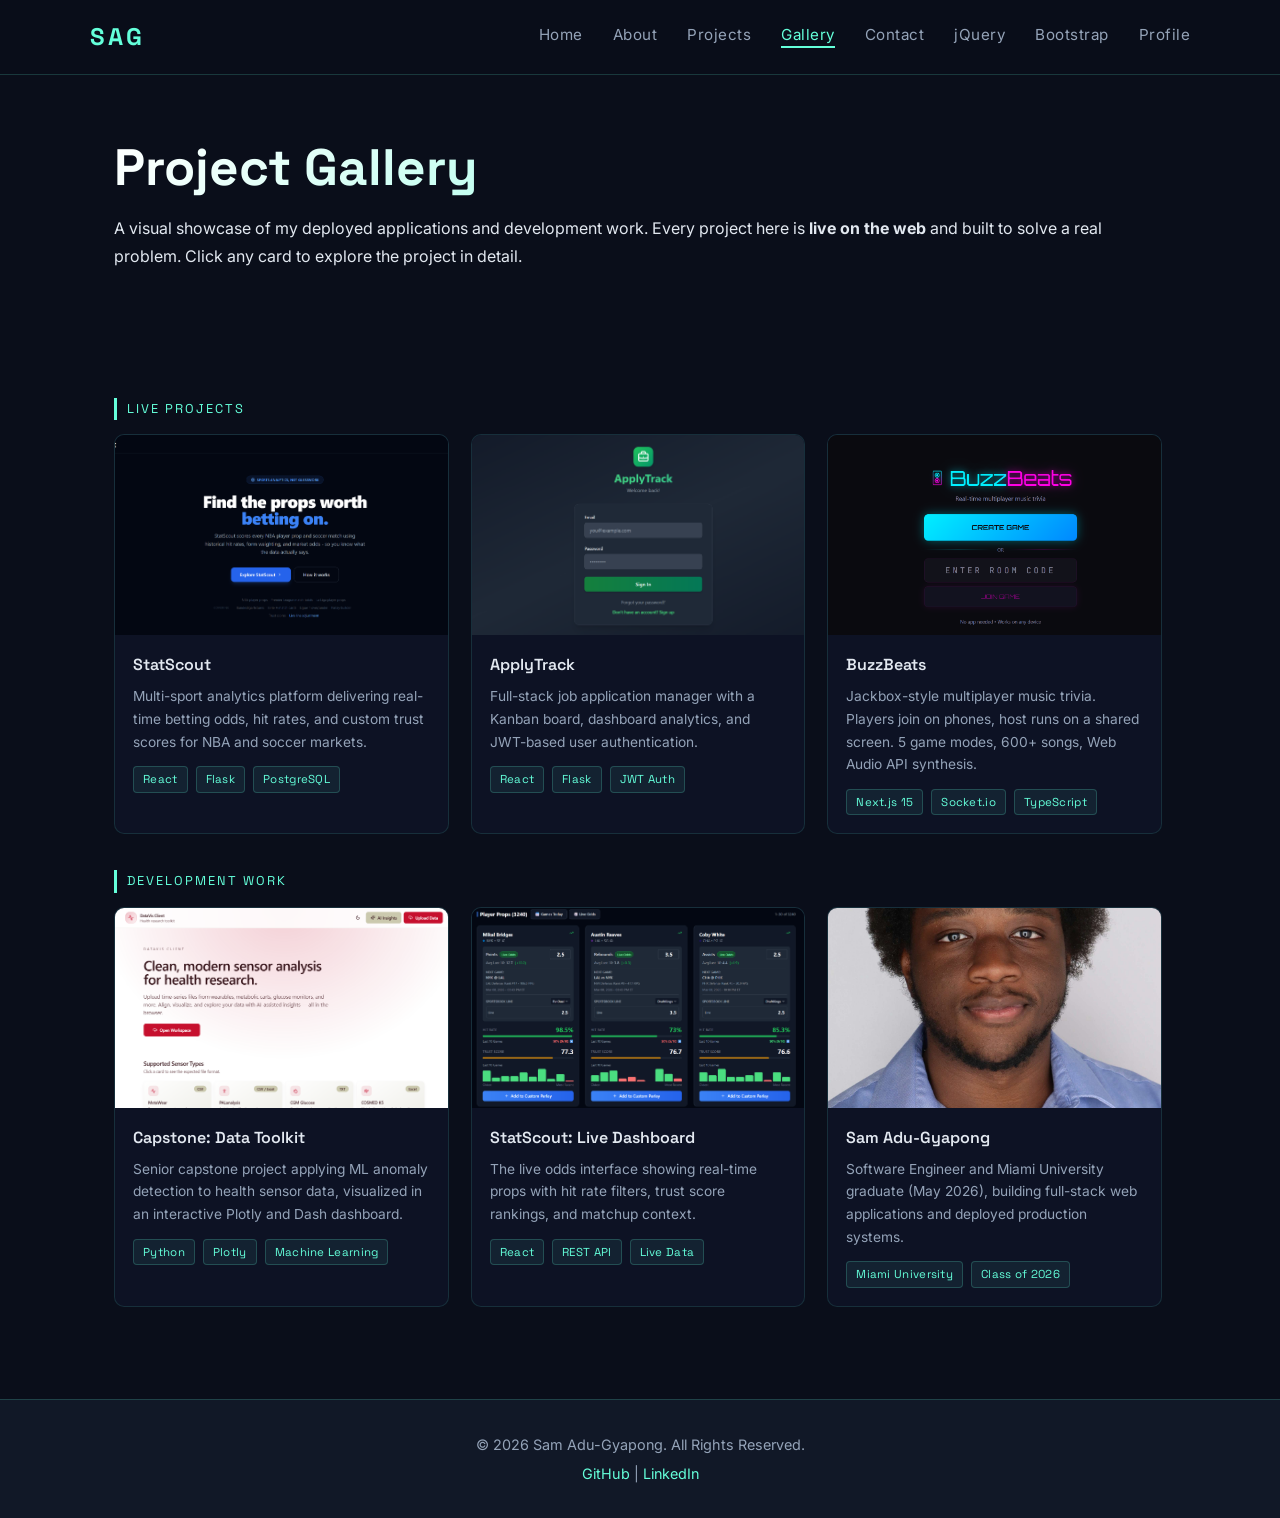
<file: gallery.html>
<!DOCTYPE html>
<html lang="en">
<head>
    <meta charset="UTF-8">
    <meta name="viewport" content="width=device-width, initial-scale=1.0">
    <meta name="description" content="Project Gallery - Sam Adu-Gyapong's deployed applications and development work">
    <title>Gallery | Sam Adu-Gyapong</title>
    <link rel="preconnect" href="https://fonts.googleapis.com">
    <link rel="preconnect" href="https://fonts.gstatic.com" crossorigin>
    <link href="https://fonts.googleapis.com/css2?family=Space+Grotesk:wght@300;400;600;700&family=Inter:wght@300;400;500&display=swap" rel="stylesheet">
    <link href="https://fonts.googleapis.com/icon?family=Material+Icons" rel="stylesheet">
    <link rel="stylesheet" href="styles.css">
</head>
<body>

    <!-- Navigation -->
    <header>
        <nav>
            <div class="logo">SAG</div>
            <ul>
                <li><a href="index.html">Home</a></li>
                <li><a href="about.html">About</a></li>
                <li><a href="projects.html">Projects</a></li>
                <li><a href="gallery.html">Gallery</a></li>
                <li><a href="contact.html">Contact</a></li>
                <li><a href="jquery.html">jQuery</a></li>
                <li><a href="bootstrap.html">Bootstrap</a></li>
                <li><a href="materialize.html">Profile</a></li>
            </ul>
        </nav>
    </header>

    <main>

        <section id="gallery-header">
            <h1>Project Gallery</h1>
            <p>
                A visual showcase of my deployed applications and development work.
                Every project here is <strong>live on the web</strong> and built to solve a real problem.
                Click any card to explore the project in detail.
            </p>
        </section>

        <section id="gallery">

            <!-- Row 1: Live Projects -->
            <p class="gallery-row-label">Live Projects</p>
            <div class="card-gallery">

                <div class="image-card">
                    <a href="projects.html#statscout">
                        <img src="images/statscout.png" alt="StatScout multi-sport analytics platform screenshot">
                    </a>
                    <div class="image-card-caption">
                        <h3>StatScout</h3>
                        <p>
                            Multi-sport analytics platform delivering real-time betting odds,
                            hit rates, and custom trust scores for NBA and soccer markets.
                        </p>
                        <span class="card-tag">React</span>
                        <span class="card-tag">Flask</span>
                        <span class="card-tag">PostgreSQL</span>
                    </div>
                </div>

                <div class="image-card">
                    <a href="projects.html#applytrack">
                        <img src="images/applytrack.png" alt="ApplyTrack job application tracker screenshot">
                    </a>
                    <div class="image-card-caption">
                        <h3>ApplyTrack</h3>
                        <p>
                            Full-stack job application manager with a Kanban board,
                            dashboard analytics, and JWT-based user authentication.
                        </p>
                        <span class="card-tag">React</span>
                        <span class="card-tag">Flask</span>
                        <span class="card-tag">JWT Auth</span>
                    </div>
                </div>

                <div class="image-card">
                    <a href="https://buzz-beats.vercel.app/" target="_blank">
                        <img src="images/buzzbeats.png" alt="BuzzBeats music trivia game screenshot">
                    </a>
                    <div class="image-card-caption">
                        <h3>BuzzBeats</h3>
                        <p>
                            Jackbox-style multiplayer music trivia. Players join on phones,
                            host runs on a shared screen. 5 game modes, 600+ songs, Web Audio API synthesis.
                        </p>
                        <span class="card-tag">Next.js 15</span>
                        <span class="card-tag">Socket.io</span>
                        <span class="card-tag">TypeScript</span>
                    </div>
                </div>

            </div>

            <!-- Row 2: Development Work -->
            <p class="gallery-row-label">Development Work</p>
            <div class="card-gallery">

                <div class="image-card">
                    <a href="projects.html#capstone">
                        <img src="images/capstone.png" alt="Multi-Sensor Data Visualization Toolkit screenshot">
                    </a>
                    <div class="image-card-caption">
                        <h3>Capstone: Data Toolkit</h3>
                        <p>
                            Senior capstone project applying ML anomaly detection to health
                            sensor data, visualized in an interactive Plotly and Dash dashboard.
                        </p>
                        <span class="card-tag">Python</span>
                        <span class="card-tag">Plotly</span>
                        <span class="card-tag">Machine Learning</span>
                    </div>
                </div>

                <div class="image-card">
                    <a href="projects.html#statscout">
                        <img src="images/statscout2.png" alt="StatScout live odds dashboard detail view">
                    </a>
                    <div class="image-card-caption">
                        <h3>StatScout: Live Dashboard</h3>
                        <p>
                            The live odds interface showing real-time props with hit rate
                            filters, trust score rankings, and matchup context.
                        </p>
                        <span class="card-tag">React</span>
                        <span class="card-tag">REST API</span>
                        <span class="card-tag">Live Data</span>
                    </div>
                </div>

                <div class="image-card">
                    <a href="about.html">
                        <img src="images/profile.jpg" alt="Sam Adu-Gyapong headshot">
                    </a>
                    <div class="image-card-caption">
                        <h3>Sam Adu-Gyapong</h3>
                        <p>
                            Software Engineer and Miami University graduate (May 2026),
                            building full-stack web applications and deployed production systems.
                        </p>
                        <span class="card-tag">Miami University</span>
                        <span class="card-tag">Class of 2026</span>
                    </div>
                </div>

            </div>

        </section>

    </main>

    <!-- Footer -->
    <footer>
        <p>&copy; 2026 Sam Adu-Gyapong. All Rights Reserved.</p>
        <p>
            <a href="https://github.com/SamAduG1" target="_blank">GitHub</a> |
            <a href="https://www.linkedin.com/in/sam-adu-gyapong-6a8b8130a/" target="_blank">LinkedIn</a>
        </p>
    </footer>

    <!-- Back to top button -->
    <button id="back-to-top" title="Back to top">&#8679;</button>

    <script src="script.js"></script>
</body>
</html>
</file>
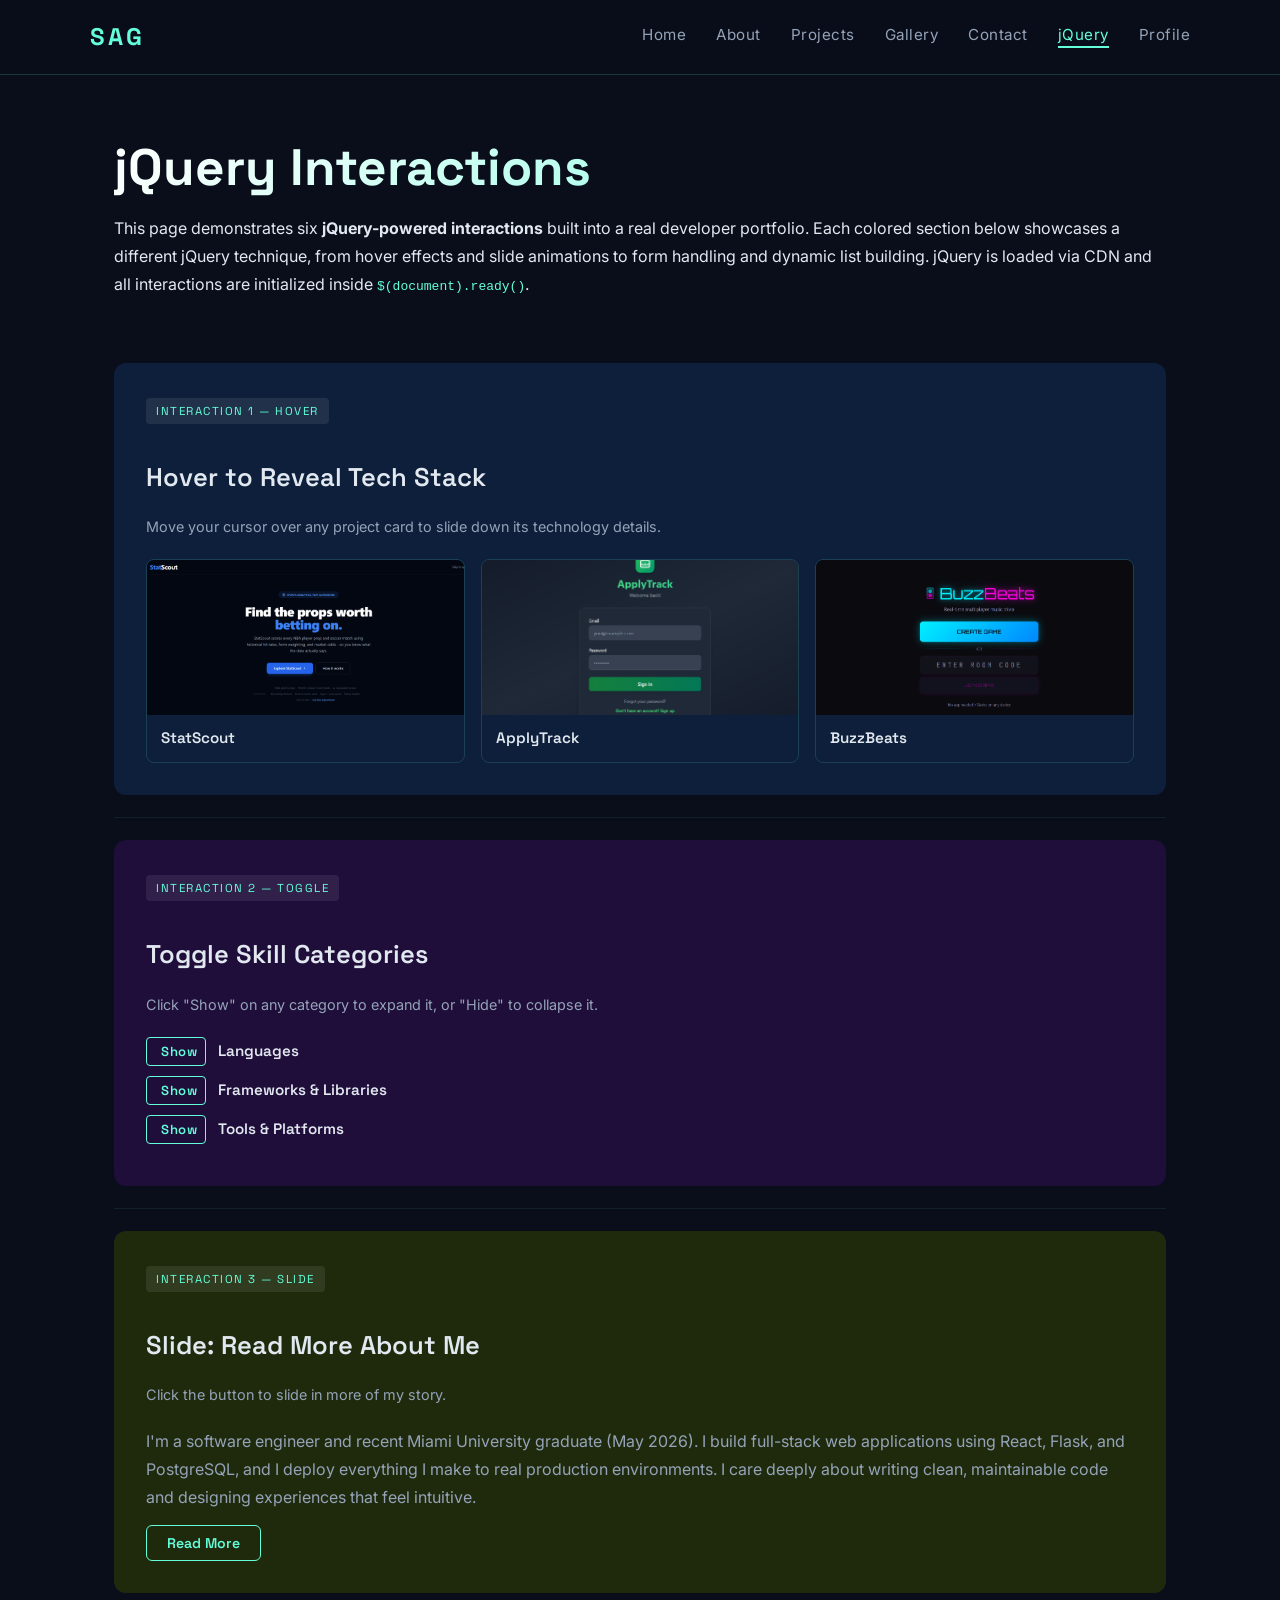
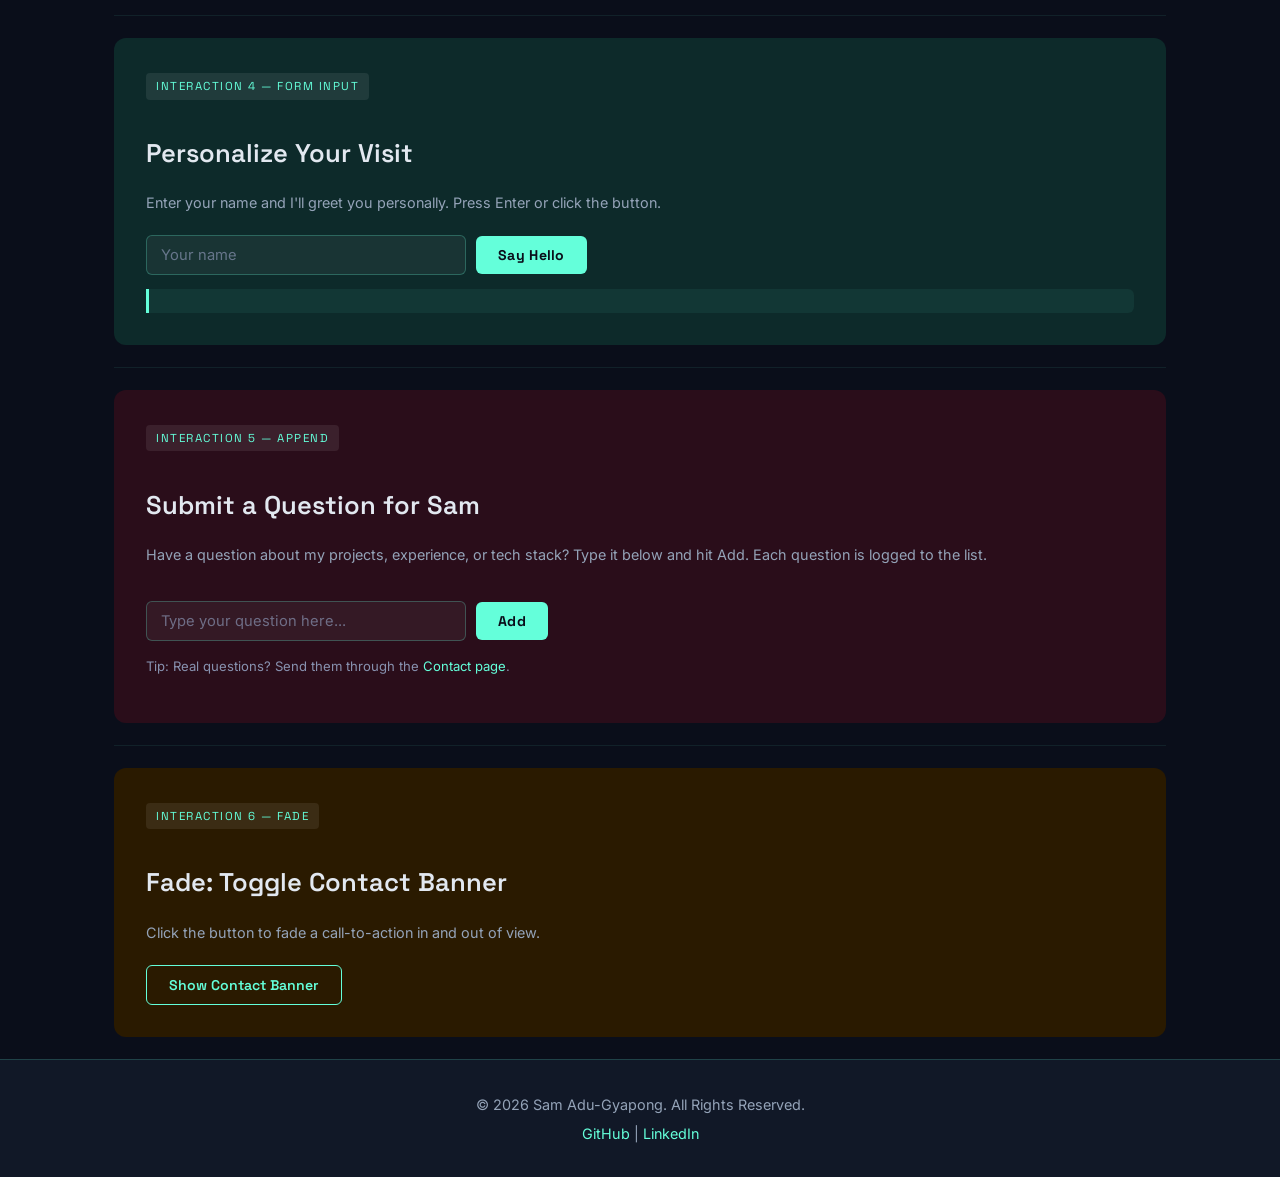
<file: jquery.html>
<!DOCTYPE html>
<html lang="en">
<head>
    <meta charset="UTF-8">
    <meta name="viewport" content="width=device-width, initial-scale=1.0">
    <meta name="description" content="jQuery Interactions - Sam Adu-Gyapong Portfolio">
    <title>jQuery | Sam Adu-Gyapong</title>

    <!-- jQuery CDN — must be loaded before any jQuery scripts -->
    <script src="https://ajax.googleapis.com/ajax/libs/jquery/3.7.1/jquery.min.js"></script>

    <!-- Google Fonts -->
    <link rel="preconnect" href="https://fonts.googleapis.com">
    <link rel="preconnect" href="https://fonts.gstatic.com" crossorigin>
    <link href="https://fonts.googleapis.com/css2?family=Space+Grotesk:wght@300;400;600;700&family=Inter:wght@300;400;500&display=swap" rel="stylesheet">

    <!-- Portfolio stylesheet -->
    <link rel="stylesheet" href="styles.css">

    <!-- =====================================================
         INTERACTION 1: Hover to reveal project tech stack
         mouseenter / mouseleave → slideDown / slideUp
    ====================================================== -->
    <script>
    $(document).ready(function() {
        $(".project-hover-card").mouseenter(function() {
            $(this).find(".hover-tech").slideDown(300);
        }).mouseleave(function() {
            $(this).find(".hover-tech").slideUp(250);
        });
    });
    </script>

    <!-- =====================================================
         INTERACTION 2: Toggle skill category panels
         click → toggle(400) — show/hide with animation
    ====================================================== -->
    <script>
    $(document).ready(function() {
        $(".skill-toggle-btn").click(function() {
            var target = $(this).data("target");
            $("#" + target).toggle(400);
            $(this).text(function(i, text) {
                return text === "Show" ? "Hide" : "Show";
            });
        });
    });
    </script>

    <!-- =====================================================
         INTERACTION 3: Slide "Read More" bio content
         click → slideToggle(500) — expand / collapse
    ====================================================== -->
    <script>
    $(document).ready(function() {
        $("#readMoreBtn").click(function() {
            $("#extraBio").slideToggle(500);
            $(this).text(function(i, text) {
                return text === "Read More" ? "Read Less" : "Read More";
            });
        });
    });
    </script>

    <!-- =====================================================
         INTERACTION 4: Personalized greeting form
         .val() captures input → .html() displays it
    ====================================================== -->
    <script>
    $(document).ready(function() {
        $("#greetBtn").click(function() {
            var name = $("#visitorName").val().trim();
            if (name === "") {
                $("#greetOutput").text("Please enter your name to continue.");
            } else {
                $("#greetOutput").html(
                    "Hey <strong>" + name + "</strong>! Thanks for stopping by. " +
                    "Feel free to explore my projects or reach out via the Contact page."
                );
            }
        });

        // Also trigger on Enter key
        $("#visitorName").keypress(function(e) {
            if (e.which === 13) $("#greetBtn").click();
        });
    });
    </script>

    <!-- =====================================================
         INTERACTION 5: Append questions to a list
         .val() reads input → .append() adds <li> with counter
    ====================================================== -->
    <script>
    $(document).ready(function() {
        var counter = 1;
        $("#addQuestionBtn").click(function() {
            var question = $("#questionInput").val().trim();
            if (question !== "") {
                $("#questionList").append(
                    "<li><span class='q-num'>" + counter + ".</span> " + question + "</li>"
                );
                $("#questionInput").val("").focus();
                counter++;
            }
        });

        $("#questionInput").keypress(function(e) {
            if (e.which === 13) $("#addQuestionBtn").click();
        });
    });
    </script>

    <!-- =====================================================
         INTERACTION 6: Fade a contact CTA in and out
         click → fadeToggle(600)
    ====================================================== -->
    <script>
    $(document).ready(function() {
        $("#fadeToggleBtn").click(function() {
            $("#ctaBanner").fadeToggle(600);
            $(this).text(function(i, text) {
                return text === "Show Contact Banner" ? "Hide Contact Banner" : "Show Contact Banner";
            });
        });
    });
    </script>

    <style>
        /* ── jQuery page section containers ── */
        .jq-section {
            border-radius: 12px;
            padding: 32px;
            margin-bottom: 22px;
        }

        .jq-section h2 {
            border: none;
            padding: 0;
            margin-bottom: 6px;
            color: #e2e8f0;
        }

        .jq-section .jq-desc {
            color: #94a3b8;
            font-size: 0.9em;
            margin-bottom: 20px;
        }

        .jq-label {
            display: inline-block;
            background: rgba(255,255,255,0.08);
            color: #64ffda;
            font-family: 'Space Grotesk', sans-serif;
            font-size: 0.72em;
            letter-spacing: 1.5px;
            text-transform: uppercase;
            padding: 3px 10px;
            border-radius: 4px;
            margin-bottom: 10px;
        }

        /* ── Interaction 1: hover cards ── */
        .hover-card-grid {
            display: flex;
            gap: 16px;
            flex-wrap: wrap;
        }

        .project-hover-card {
            flex: 1;
            min-width: 200px;
            border-radius: 8px;
            overflow: hidden;
            border: 1px solid rgba(100,255,218,0.15);
            cursor: default;
            transition: border-color 0.25s;
        }

        .project-hover-card:hover {
            border-color: #64ffda;
        }

        .project-hover-card img {
            width: 100%;
            height: 155px;
            object-fit: cover;
            display: block;
        }

        .hover-card-label {
            padding: 10px 14px;
            font-family: 'Space Grotesk', sans-serif;
            font-weight: 600;
            color: #e2e8f0;
            font-size: 0.95em;
        }

        .hover-tech {
            display: none;
            padding: 10px 14px;
            background: rgba(100,255,218,0.08);
            border-top: 1px solid rgba(100,255,218,0.12);
            color: #64ffda;
            font-size: 0.82em;
            font-family: 'Space Grotesk', sans-serif;
            letter-spacing: 0.3px;
        }

        /* ── Interaction 2: skill toggles ── */
        .skill-row {
            display: flex;
            align-items: center;
            gap: 12px;
            margin-bottom: 10px;
        }

        .skill-toggle-btn {
            background: transparent;
            border: 1px solid #64ffda;
            color: #64ffda;
            padding: 5px 14px;
            border-radius: 4px;
            cursor: pointer;
            font-family: 'Space Grotesk', sans-serif;
            font-size: 0.82em;
            font-weight: 600;
            letter-spacing: 0.5px;
            transition: background-color 0.2s;
            width: 60px;
        }

        .skill-toggle-btn:hover {
            background-color: rgba(100,255,218,0.1);
        }

        .skill-row-label {
            color: #e2e8f0;
            font-family: 'Space Grotesk', sans-serif;
            font-weight: 600;
            font-size: 0.95em;
        }

        .skill-panel {
            display: none;
            background: rgba(0,0,0,0.2);
            border-radius: 6px;
            padding: 12px 16px;
            margin-bottom: 8px;
        }

        .skill-panel ul {
            margin: 0;
            padding-left: 18px;
        }

        .skill-panel li {
            color: #94a3b8;
            font-size: 0.9em;
            margin-bottom: 4px;
            line-height: 1.6;
        }

        /* ── Interaction 3: slide bio ── */
        .bio-preview {
            color: #94a3b8;
            line-height: 1.75;
            margin-bottom: 14px;
        }

        #extraBio {
            display: none;
            color: #94a3b8;
            line-height: 1.75;
            border-top: 1px solid rgba(100,255,218,0.1);
            padding-top: 14px;
            margin-top: 4px;
        }

        .jq-read-btn {
            background: transparent;
            border: 1px solid #64ffda;
            color: #64ffda;
            padding: 8px 20px;
            border-radius: 6px;
            cursor: pointer;
            font-family: 'Space Grotesk', sans-serif;
            font-weight: 600;
            font-size: 0.88em;
            transition: background-color 0.2s;
        }

        .jq-read-btn:hover {
            background-color: rgba(100,255,218,0.1);
        }

        /* ── Interaction 4 & 5: form elements ── */
        .jq-input-row {
            display: flex;
            gap: 10px;
            flex-wrap: wrap;
            align-items: center;
            margin-bottom: 14px;
        }

        .jq-input {
            background: rgba(255,255,255,0.05);
            border: 1px solid rgba(100,255,218,0.25);
            border-radius: 6px;
            color: #e2e8f0;
            padding: 10px 14px;
            font-size: 0.92em;
            font-family: 'Inter', sans-serif;
            flex: 1;
            min-width: 200px;
            max-width: 320px;
        }

        .jq-input::placeholder { color: #8892b0; opacity: 0.7; }

        .jq-input:focus {
            outline: none;
            border-color: #64ffda;
        }

        .jq-btn {
            background: #64ffda;
            color: #0a0e1a;
            border: none;
            padding: 10px 22px;
            border-radius: 6px;
            cursor: pointer;
            font-family: 'Space Grotesk', sans-serif;
            font-weight: 700;
            font-size: 0.88em;
            letter-spacing: 0.3px;
            transition: transform 0.2s, box-shadow 0.2s;
            white-space: nowrap;
        }

        .jq-btn:hover {
            transform: translateY(-2px);
            box-shadow: 0 4px 14px rgba(100,255,218,0.3);
        }

        .jq-btn-outline {
            background: transparent;
            border: 1px solid #64ffda;
            color: #64ffda;
            padding: 10px 22px;
            border-radius: 6px;
            cursor: pointer;
            font-family: 'Space Grotesk', sans-serif;
            font-weight: 600;
            font-size: 0.88em;
            transition: background-color 0.2s;
        }

        .jq-btn-outline:hover {
            background-color: rgba(100,255,218,0.1);
        }

        .jq-output {
            padding: 12px 16px;
            background: rgba(100,255,218,0.06);
            border-left: 3px solid #64ffda;
            border-radius: 0 6px 6px 0;
            color: #e2e8f0;
            font-size: 0.92em;
            min-height: 20px;
            line-height: 1.7;
        }

        /* ── Interaction 5: question list ── */
        #questionList {
            list-style: none;
            padding: 0;
            margin: 0 0 14px 0;
            max-height: 220px;
            overflow-y: auto;
        }

        #questionList li {
            padding: 9px 12px;
            border-bottom: 1px solid rgba(100,255,218,0.08);
            color: #94a3b8;
            font-size: 0.9em;
            margin: 0;
            line-height: 1.5;
        }

        #questionList li:last-child { border-bottom: none; }

        .q-num {
            color: #64ffda;
            font-family: 'Space Grotesk', sans-serif;
            font-weight: 600;
        }

        /* ── Interaction 6: CTA banner ── */
        #ctaBanner {
            display: none;
            margin-top: 18px;
            background: linear-gradient(135deg, #64ffda, #60a5fa);
            color: #0a0e1a;
            padding: 28px 32px;
            border-radius: 10px;
            text-align: center;
        }

        #ctaBanner h3 {
            color: #0a0e1a;
            font-size: 1.4em;
            margin-bottom: 6px;
        }

        #ctaBanner p {
            color: #0a1628;
            margin-bottom: 18px;
            font-size: 0.95em;
        }

        #ctaBanner a {
            background-color: #0a0e1a;
            color: #64ffda;
            padding: 10px 28px;
            border-radius: 6px;
            font-family: 'Space Grotesk', sans-serif;
            font-weight: 700;
            font-size: 0.9em;
            text-decoration: none;
            transition: opacity 0.2s;
        }

        #ctaBanner a:hover { opacity: 0.85; }
    </style>
</head>
<body>

    <!-- Navigation -->
    <header>
        <nav>
            <div class="logo">SAG</div>
            <ul>
                <li><a href="index.html">Home</a></li>
                <li><a href="about.html">About</a></li>
                <li><a href="projects.html">Projects</a></li>
                <li><a href="gallery.html">Gallery</a></li>
                <li><a href="contact.html">Contact</a></li>
                <li><a href="jquery.html">jQuery</a></li>
                <li><a href="materialize.html">Profile</a></li>
            </ul>
        </nav>
    </header>

    <main>

        <!-- Page intro -->
        <section id="jq-hero">
            <h1>jQuery Interactions</h1>
            <p>
                This page demonstrates six <strong>jQuery-powered interactions</strong> built into a real developer portfolio.
                Each colored section below showcases a different jQuery technique, from hover effects and slide animations
                to form handling and dynamic list building.
                jQuery is loaded via CDN and all interactions are initialized inside <code style="color:#64ffda;">$(document).ready()</code>.
            </p>
        </section>

        <!-- ═══════════════════════════════════════════════════
             SECTION 1 — mouseenter / mouseleave → slideDown / slideUp
             Hover over a project card to reveal its tech stack.
        ════════════════════════════════════════════════════ -->
        <div class="jq-section" style="background-color: #0d1f3a;">
            <span class="jq-label">Interaction 1 — Hover</span>
            <h2>Hover to Reveal Tech Stack</h2>
            <p class="jq-desc">Move your cursor over any project card to slide down its technology details.</p>

            <div class="hover-card-grid">

                <div class="project-hover-card">
                    <img src="images/statscout.png" alt="StatScout screenshot">
                    <div class="hover-card-label">StatScout</div>
                    <div class="hover-tech">
                        React &bull; Flask &bull; PostgreSQL &bull; Supabase &bull; Vercel
                    </div>
                </div>

                <div class="project-hover-card">
                    <img src="images/applytrack.png" alt="ApplyTrack screenshot">
                    <div class="hover-card-label">ApplyTrack</div>
                    <div class="hover-tech">
                        React &bull; Flask &bull; PostgreSQL &bull; JWT &bull; Render
                    </div>
                </div>

                <div class="project-hover-card">
                    <img src="images/buzzbeats.png" alt="BuzzBeats screenshot">
                    <div class="hover-card-label">BuzzBeats</div>
                    <div class="hover-tech">
                        Next.js 15 &bull; Socket.io &bull; TypeScript &bull; Railway &bull; iTunes API
                    </div>
                </div>

            </div>
        </div>

        <hr style="border:none; border-top:1px solid rgba(100,255,218,0.08); margin:0 0 22px;">

        <!-- ═══════════════════════════════════════════════════
             SECTION 2 — toggle(400)
             Click to show or hide each skill category panel.
        ════════════════════════════════════════════════════ -->
        <div class="jq-section" style="background-color: #1f0d3a;">
            <span class="jq-label">Interaction 2 — Toggle</span>
            <h2>Toggle Skill Categories</h2>
            <p class="jq-desc">Click "Show" on any category to expand it, or "Hide" to collapse it.</p>

            <div class="skill-row">
                <button class="skill-toggle-btn" data-target="langPanel">Show</button>
                <span class="skill-row-label">Languages</span>
            </div>
            <div id="langPanel" class="skill-panel">
                <ul>
                    <li>JavaScript</li><li>Python</li><li>Java</li>
                    <li>C++</li><li>SQL</li><li>TypeScript</li>
                </ul>
            </div>

            <div class="skill-row">
                <button class="skill-toggle-btn" data-target="frameworkPanel">Show</button>
                <span class="skill-row-label">Frameworks &amp; Libraries</span>
            </div>
            <div id="frameworkPanel" class="skill-panel">
                <ul>
                    <li>React &amp; Next.js</li><li>Flask</li><li>Node.js / Express</li>
                    <li>Socket.io</li><li>Tailwind CSS</li>
                </ul>
            </div>

            <div class="skill-row">
                <button class="skill-toggle-btn" data-target="toolPanel">Show</button>
                <span class="skill-row-label">Tools &amp; Platforms</span>
            </div>
            <div id="toolPanel" class="skill-panel">
                <ul>
                    <li>Git &amp; GitHub</li><li>PostgreSQL / Supabase</li>
                    <li>Vercel</li><li>Render</li><li>Railway</li>
                </ul>
            </div>
        </div>

        <hr style="border:none; border-top:1px solid rgba(100,255,218,0.08); margin:0 0 22px;">

        <!-- ═══════════════════════════════════════════════════
             SECTION 3 — slideToggle(500)
             "Read More" expands and collapses additional bio text.
        ════════════════════════════════════════════════════ -->
        <div class="jq-section" style="background-color: #1f2a0d;">
            <span class="jq-label">Interaction 3 — Slide</span>
            <h2>Slide: Read More About Me</h2>
            <p class="jq-desc">Click the button to slide in more of my story.</p>

            <p class="bio-preview">
                I'm a software engineer and recent Miami University graduate (May 2026).
                I build full-stack web applications using React, Flask, and PostgreSQL,
                and I deploy everything I make to real production environments.
                I care deeply about writing clean, maintainable code and designing experiences that feel intuitive.
            </p>

            <div id="extraBio">
                <p>
                    Outside of coding, I stay active by going to the gym regularly, which helps me maintain
                    the focus and discipline that carries into my work as a developer.
                    I'm a big sports fan, especially basketball, which inspired me to build StatScout.
                    I also love exploring new music, which led to BuzzBeats, a real-time multiplayer music trivia game
                    built with Socket.io and the iTunes Search API.
                </p>
                <p>
                    I believe the best developers are curious people who are genuinely interested in the <em>problems</em>
                    they are solving, not just the code they are writing.
                    My goal after graduation is to join a product-focused engineering team where I can keep growing
                    and contribute to something meaningful.
                </p>
            </div>

            <button id="readMoreBtn" class="jq-read-btn">Read More</button>
        </div>

        <hr style="border:none; border-top:1px solid rgba(100,255,218,0.08); margin:0 0 22px;">

        <!-- ═══════════════════════════════════════════════════
             SECTION 4 — .val() + .html()
             Captures visitor's name from an input and personalizes a greeting.
        ════════════════════════════════════════════════════ -->
        <div class="jq-section" style="background-color: #0d2a2a;">
            <span class="jq-label">Interaction 4 — Form Input</span>
            <h2>Personalize Your Visit</h2>
            <p class="jq-desc">Enter your name and I'll greet you personally. Press Enter or click the button.</p>

            <div class="jq-input-row">
                <input type="text" id="visitorName" class="jq-input" placeholder="Your name">
                <button id="greetBtn" class="jq-btn">Say Hello</button>
            </div>
            <div id="greetOutput" class="jq-output"></div>
        </div>

        <hr style="border:none; border-top:1px solid rgba(100,255,218,0.08); margin:0 0 22px;">

        <!-- ═══════════════════════════════════════════════════
             SECTION 5 — .val() + .append() with counter
             Visitors type questions; each click appends a numbered list item.
        ════════════════════════════════════════════════════ -->
        <div class="jq-section" style="background-color: #2a0d1a;">
            <span class="jq-label">Interaction 5 — Append</span>
            <h2>Submit a Question for Sam</h2>
            <p class="jq-desc">
                Have a question about my projects, experience, or tech stack?
                Type it below and hit Add. Each question is logged to the list.
            </p>

            <ul id="questionList"></ul>

            <div class="jq-input-row">
                <input type="text" id="questionInput" class="jq-input" placeholder="Type your question here...">
                <button id="addQuestionBtn" class="jq-btn">Add</button>
            </div>
            <p style="color:#8892b0; font-size:0.82em; margin-top:8px;">
                Tip: Real questions? Send them through the <a href="contact.html">Contact page</a>.
            </p>
        </div>

        <hr style="border:none; border-top:1px solid rgba(100,255,218,0.08); margin:0 0 22px;">

        <!-- ═══════════════════════════════════════════════════
             SECTION 6 — fadeToggle(600)
             Button fades a contact CTA banner in and out.
        ════════════════════════════════════════════════════ -->
        <div class="jq-section" style="background-color: #2a1a00;">
            <span class="jq-label">Interaction 6 — Fade</span>
            <h2>Fade: Toggle Contact Banner</h2>
            <p class="jq-desc">Click the button to fade a call-to-action in and out of view.</p>

            <button id="fadeToggleBtn" class="jq-btn-outline">Show Contact Banner</button>

            <div id="ctaBanner">
                <h3>Let's Build Something Together</h3>
                <p>Open to full-time roles and collaboration. Let's build something together.</p>
                <a href="contact.html">Get In Touch</a>
            </div>
        </div>

    </main>

    <!-- Footer -->
    <footer>
        <p>&copy; 2026 Sam Adu-Gyapong. All Rights Reserved.</p>
        <p>
            <a href="https://github.com/SamAduG1" target="_blank">GitHub</a> |
            <a href="https://www.linkedin.com/in/sam-adu-gyapong-6a8b8130a/" target="_blank">LinkedIn</a>
        </p>
    </footer>

    <!-- Back to top button -->
    <button id="back-to-top" title="Back to top">&#8679;</button>

    <script src="script.js"></script>
</body>
</html>
</file>
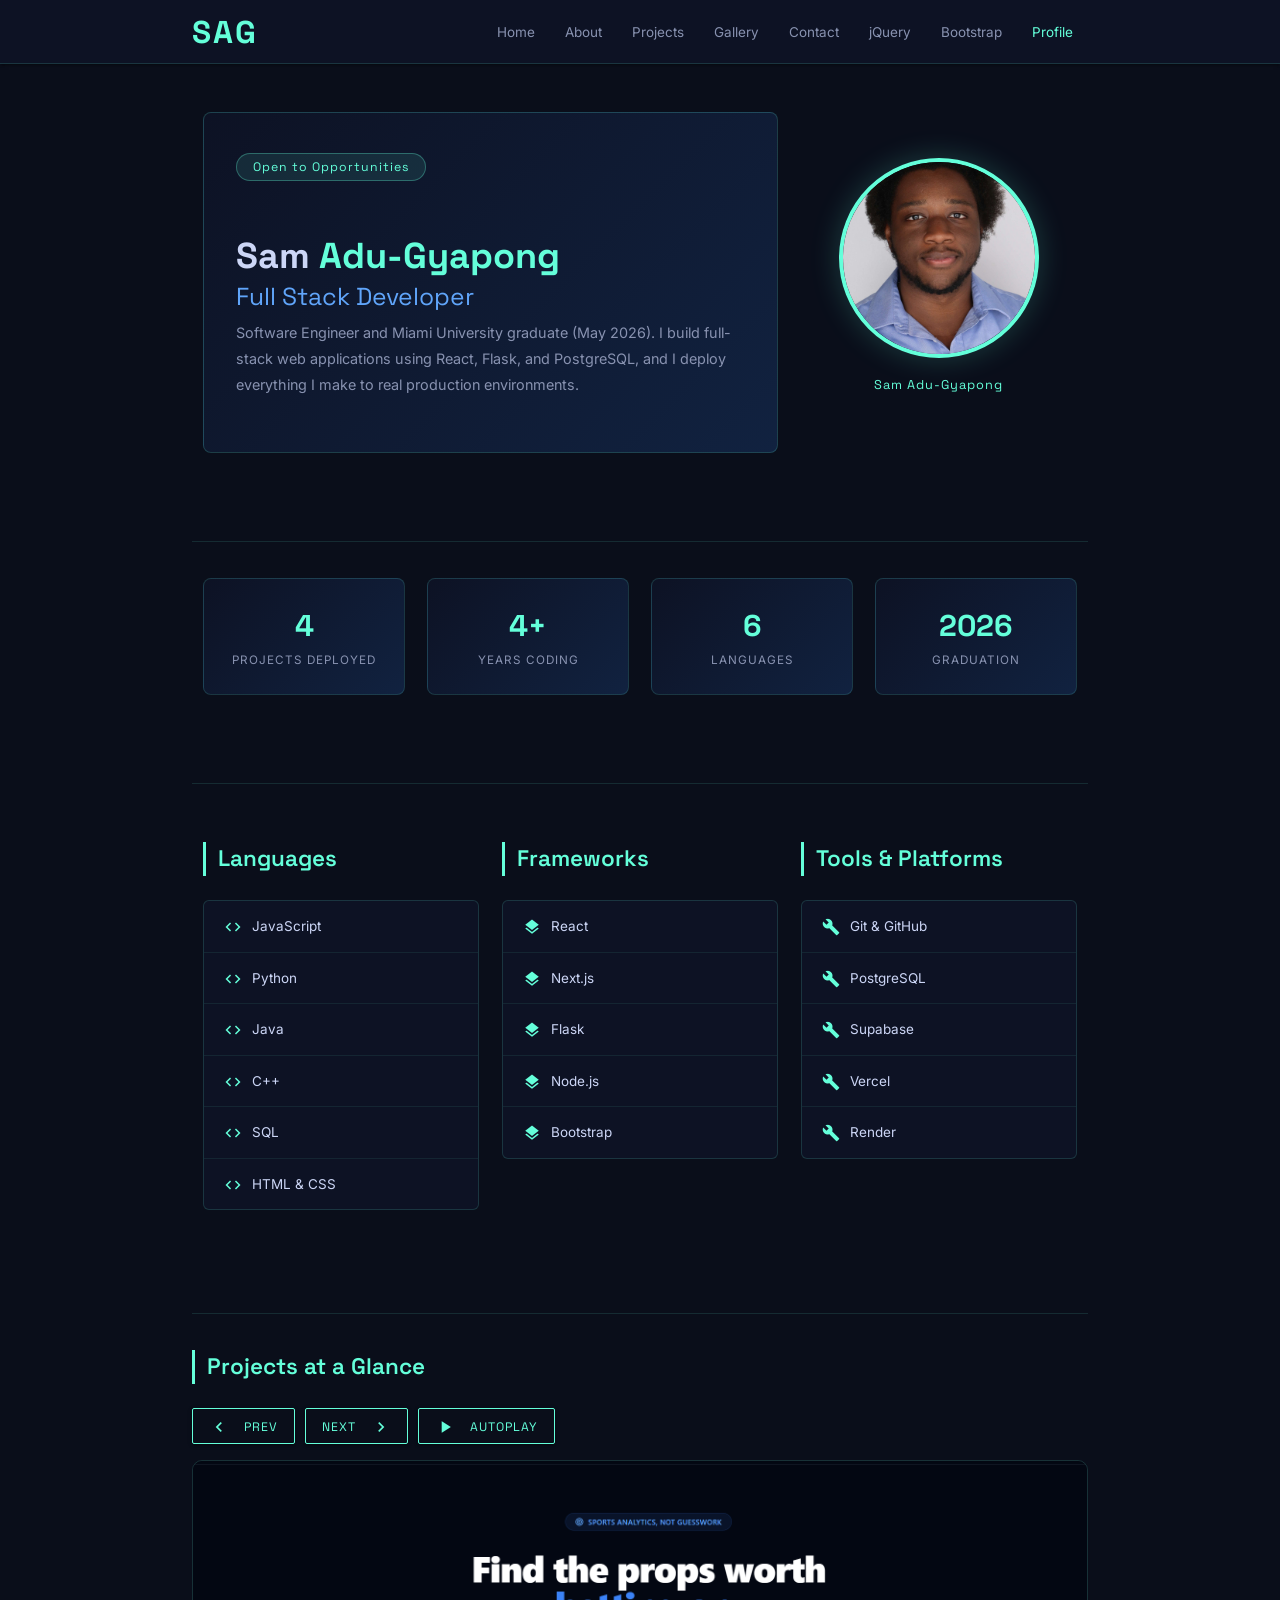
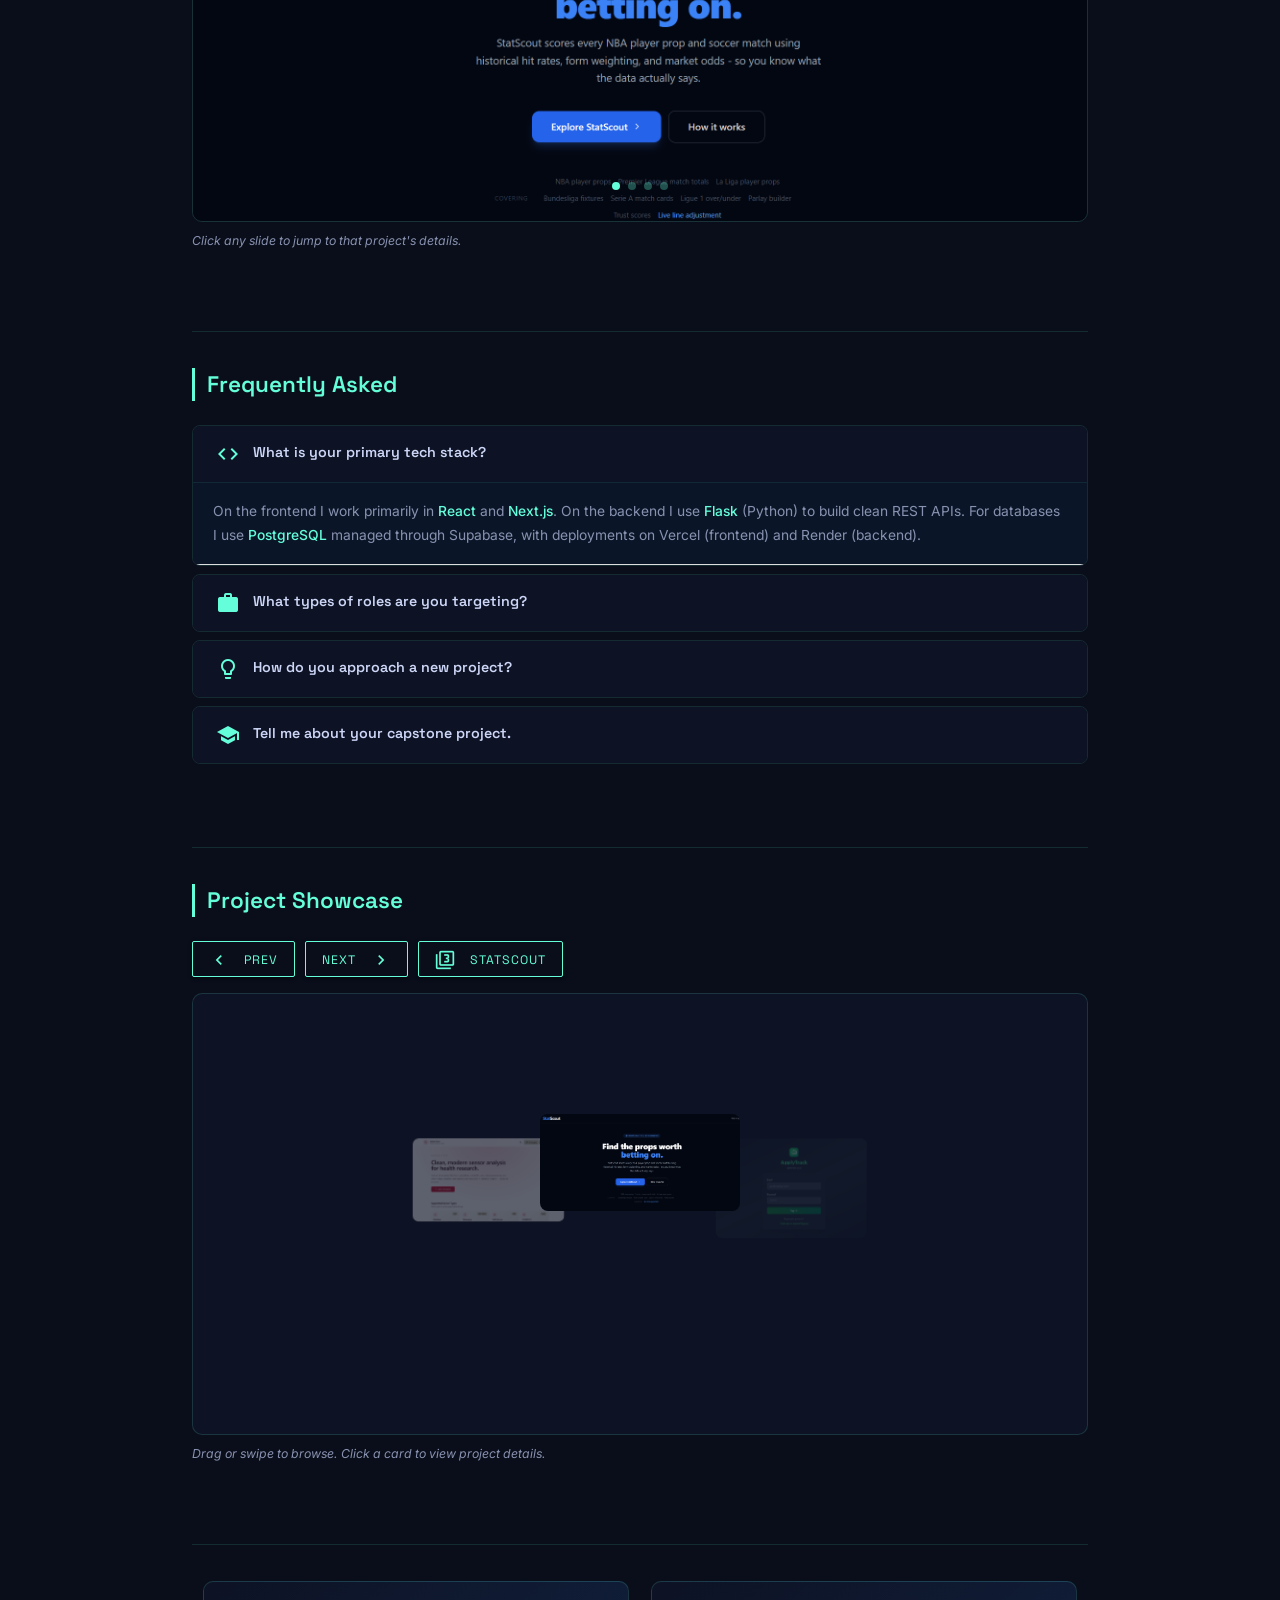
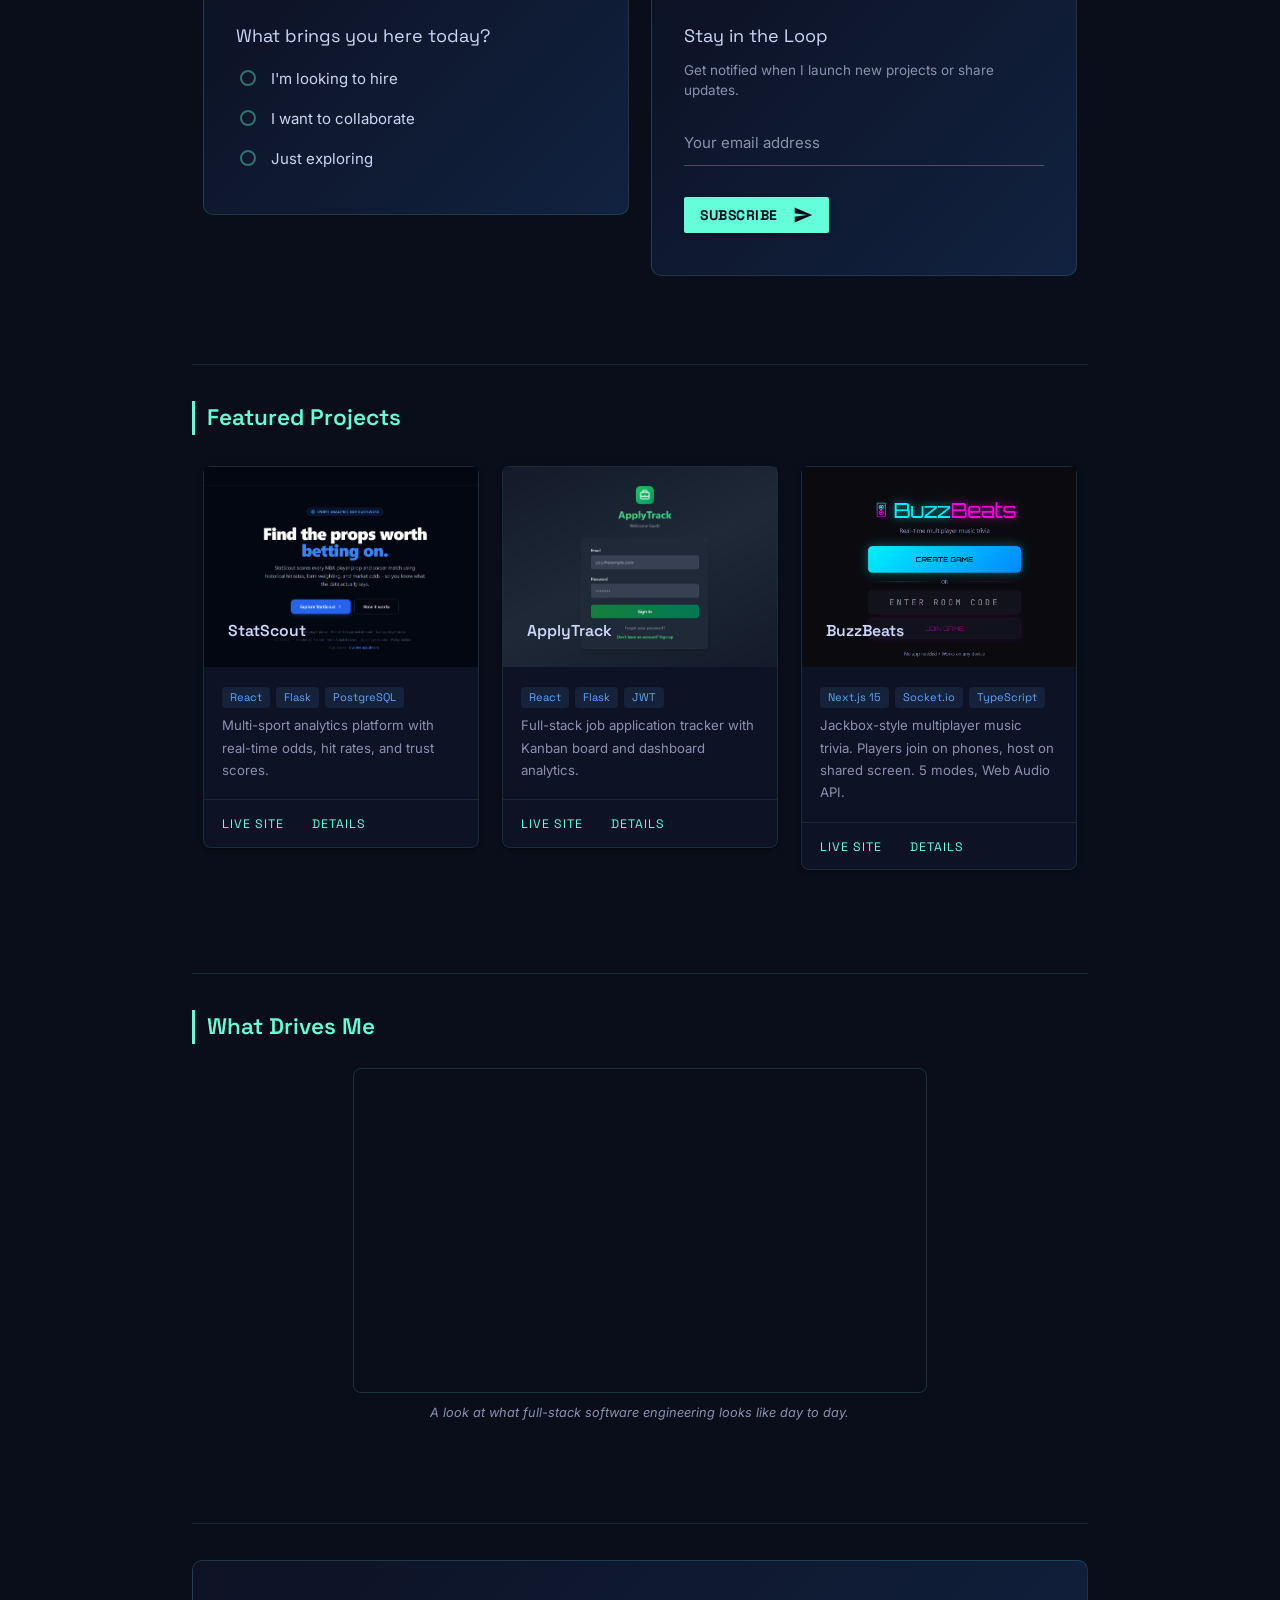
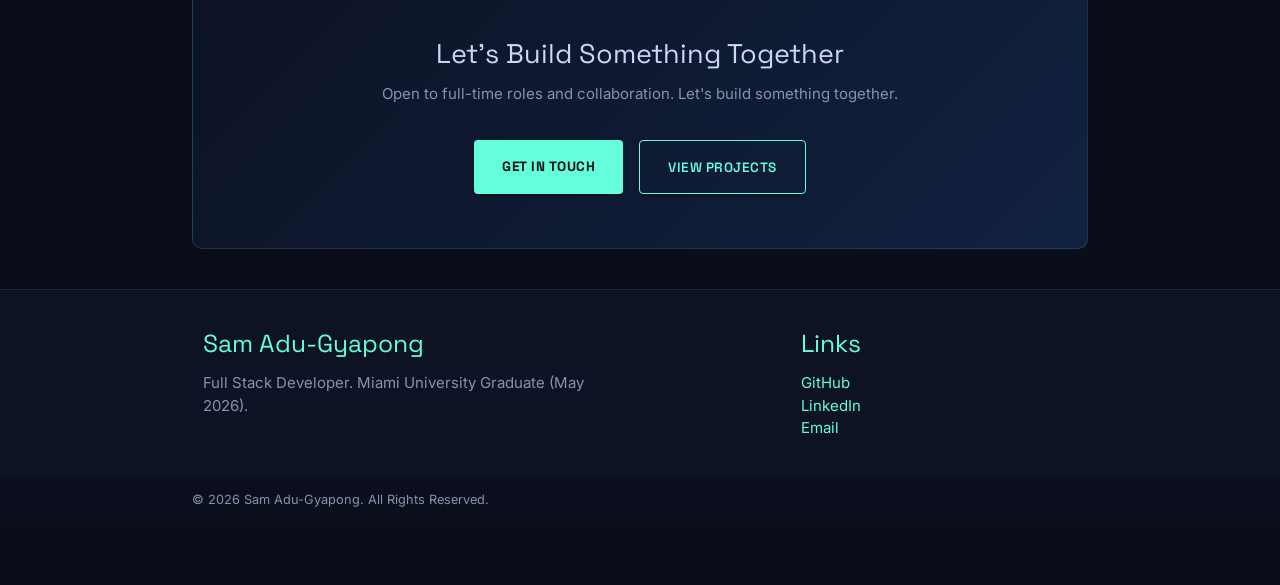
<file: materialize.html>
<!DOCTYPE html>
<html lang="en">
<head>
    <meta charset="UTF-8">
    <meta name="viewport" content="width=device-width, initial-scale=1.0">
    <meta name="description" content="Sam Adu-Gyapong - Developer Profile built with Materialize CSS">
    <title>Profile | Sam Adu-Gyapong</title>

    <!-- Google Fonts -->
    <link href="https://fonts.googleapis.com/icon?family=Material+Icons" rel="stylesheet">
    <link href="https://fonts.googleapis.com/css2?family=Space+Grotesk:wght@300;400;600;700&family=Inter:wght@300;400;500&display=swap" rel="stylesheet">

    <!-- Materialize CSS 1.0.0 -->
    <link rel="stylesheet" href="https://cdnjs.cloudflare.com/ajax/libs/materialize/1.0.0/css/materialize.min.css">

    <style>
        /* ── Base ── */
        body {
            background-color: #0a0e1a;
            color: #ccd6f6;
            font-family: 'Inter', sans-serif;
            padding-bottom: 60px;
        }

        h1, h2, h3, h4, h5, h6 {
            font-family: 'Space Grotesk', sans-serif;
        }

        /* ── Navbar ── */
        nav.portfolio-nav {
            background-color: #0d1224;
            border-bottom: 1px solid rgba(100, 255, 218, 0.15);
        }

        nav.portfolio-nav .brand-logo {
            color: #64ffda;
            font-family: 'Space Grotesk', sans-serif;
            font-weight: 700;
            letter-spacing: 2px;
        }

        nav.portfolio-nav ul li a {
            color: #8892b0;
            font-family: 'Inter', sans-serif;
            font-size: 0.9rem;
            transition: color 0.3s;
        }

        nav.portfolio-nav ul li a:hover,
        nav.portfolio-nav ul li a.active {
            color: #64ffda;
            background-color: transparent;
        }

        nav.portfolio-nav .sidenav-trigger i {
            color: #64ffda;
        }

        /* Sidenav */
        .sidenav {
            background-color: #0d1224;
        }

        .sidenav li a {
            color: #ccd6f6 !important;
        }

        .sidenav li a:hover {
            color: #64ffda !important;
            background-color: rgba(100, 255, 218, 0.05) !important;
        }

        /* ── Section spacing ── */
        .portfolio-section {
            padding: 48px 0 32px;
        }

        .section-title {
            color: #64ffda;
            font-family: 'Space Grotesk', sans-serif;
            font-size: 1.5rem;
            font-weight: 600;
            border-left: 3px solid #64ffda;
            padding-left: 12px;
            margin-bottom: 24px;
        }

        .teal-divider {
            border: none;
            border-top: 1px solid rgba(100, 255, 218, 0.12);
            margin: 36px 0;
        }

        /* ── Hero card ── */
        .hero-card {
            background: linear-gradient(135deg, #0d1224 0%, #112240 100%);
            border: 1px solid rgba(100, 255, 218, 0.18);
            border-radius: 8px;
            padding: 40px 32px;
        }

        .hero-card h1 {
            color: #ccd6f6;
            font-size: 2.4rem;
            font-weight: 700;
            margin-bottom: 6px;
        }

        .hero-card h1 span { color: #64ffda; }

        .hero-card p {
            color: #8892b0;
            font-size: 0.96rem;
            line-height: 1.8;
            margin-top: 10px;
        }

        .role-chip {
            display: inline-block;
            background-color: rgba(100, 255, 218, 0.1);
            color: #64ffda;
            border: 1px solid rgba(100, 255, 218, 0.3);
            border-radius: 20px;
            padding: 4px 16px;
            font-size: 0.82rem;
            font-family: 'Space Grotesk', sans-serif;
            letter-spacing: 1px;
            margin-bottom: 14px;
        }

        /* ── Circular profile image ── */
        .profile-image-wrap {
            text-align: center;
            padding: 20px 0;
        }

        .profile-image-wrap img.circle {
            width: 200px;
            height: 200px;
            object-fit: cover;
            border: 4px solid #64ffda;
            box-shadow: 0 0 30px rgba(100, 255, 218, 0.2);
        }

        .profile-image-wrap p {
            color: #64ffda;
            font-family: 'Space Grotesk', sans-serif;
            font-size: 0.85rem;
            letter-spacing: 1px;
            margin-top: 10px;
        }

        /* ── Stats ── */
        .stat-card {
            background: linear-gradient(135deg, #0d1224, #112240);
            border: 1px solid rgba(100, 255, 218, 0.15);
            border-radius: 8px;
            padding: 24px 16px;
            text-align: center;
        }

        .stat-card .stat-number {
            color: #64ffda;
            font-family: 'Space Grotesk', sans-serif;
            font-size: 2rem;
            font-weight: 700;
            display: block;
        }

        .stat-card .stat-label {
            color: #8892b0;
            font-size: 0.78rem;
            text-transform: uppercase;
            letter-spacing: 1px;
            margin-top: 4px;
            display: block;
        }

        /* ── Skills collection ── */
        .collection {
            background-color: #0d1224;
            border: 1px solid rgba(100, 255, 218, 0.15) !important;
            border-radius: 6px !important;
        }

        .collection .collection-item {
            background-color: transparent !important;
            color: #ccd6f6 !important;
            border-bottom: 1px solid rgba(100, 255, 218, 0.08) !important;
            font-size: 0.9rem;
            padding: 14px 20px;
        }

        .collection .collection-item:last-child {
            border-bottom: none !important;
        }

        .collection .collection-item i.material-icons {
            color: #64ffda;
            margin-right: 10px;
            vertical-align: middle;
            font-size: 18px;
        }

        /* ── Basic Carousel ── */
        .carousel-wrapper {
            background: #0d1224;
            border: 1px solid rgba(100, 255, 218, 0.15);
            border-radius: 10px;
            padding: 20px;
            margin-top: 16px;
        }

        .carousel .carousel-item img {
            border-radius: 8px;
        }

        .carousel-controls {
            display: flex;
            gap: 10px;
            flex-wrap: wrap;
            margin-bottom: 14px;
        }

        .carousel-controls .btn {
            background-color: transparent;
            border: 1px solid #64ffda;
            color: #64ffda;
            font-family: 'Space Grotesk', sans-serif;
            font-size: 0.82rem;
            letter-spacing: 1px;
        }

        .carousel-controls .btn:hover {
            background-color: rgba(100, 255, 218, 0.1);
        }

        .carousel-tip {
            color: #8892b0;
            font-size: 0.82rem;
            margin-top: 10px;
            font-style: italic;
        }

        /* ── Collapsible ── */
        .collapsible {
            border: none !important;
            box-shadow: none !important;
        }

        .collapsible li {
            margin-bottom: 8px;
            border-radius: 8px;
            overflow: hidden;
            border: 1px solid rgba(100, 255, 218, 0.12) !important;
        }

        .collapsible-header {
            background-color: #0d1224 !important;
            color: #ccd6f6 !important;
            font-family: 'Space Grotesk', sans-serif;
            font-size: 0.95rem;
            font-weight: 600;
            border-bottom: none !important;
            padding: 16px 20px;
        }

        .collapsible-header i.material-icons {
            color: #64ffda;
            margin-right: 10px;
        }

        .collapsible-header:hover {
            background-color: rgba(100, 255, 218, 0.05) !important;
        }

        .collapsible-body {
            background-color: #0a1628 !important;
            color: #8892b0 !important;
            border-top: 1px solid rgba(100, 255, 218, 0.08) !important;
            padding: 16px 20px;
        }

        .collapsible-body p {
            margin: 0;
            line-height: 1.75;
            font-size: 0.92rem;
        }

        /* ── Full-width carousel ── */
        .fw-carousel-wrapper {
            border-radius: 10px;
            overflow: hidden;
            border: 1px solid rgba(100, 255, 218, 0.15);
            margin-top: 16px;
        }

        .carousel.carousel-slider .carousel-item img {
            height: 360px;
            object-fit: cover;
        }

        /* Carousel indicators */
        .carousel.carousel-slider .indicators .indicator-item {
            background-color: rgba(100, 255, 218, 0.3);
        }

        .carousel.carousel-slider .indicators .indicator-item.active {
            background-color: #64ffda;
        }

        /* ── Radio Section ── */
        .radio-card {
            background: linear-gradient(135deg, #0d1224, #112240);
            border: 1px solid rgba(100, 255, 218, 0.15);
            border-radius: 10px;
            padding: 28px 32px;
        }

        .radio-card h5 {
            color: #ccd6f6;
            font-size: 1.2rem;
            margin-bottom: 20px;
        }

        [type="radio"]:checked + span,
        [type="radio"]:not(:checked) + span {
            color: #ccd6f6 !important;
            font-family: 'Inter', sans-serif;
        }

        [type="radio"]:checked + span:before,
        [type="radio"]:checked + span:after {
            border-color: #64ffda !important;
            background-color: #64ffda !important;
        }

        [type="radio"]:not(:checked) + span:before {
            border-color: rgba(100, 255, 218, 0.4) !important;
        }

        #visitor-response {
            margin-top: 18px;
            padding: 14px 18px;
            background: rgba(100, 255, 218, 0.06);
            border-left: 3px solid #64ffda;
            border-radius: 0 6px 6px 0;
            color: #ccd6f6;
            font-size: 0.93rem;
            display: none;
        }

        /* ── Subscribe Section ── */
        .subscribe-card {
            background: linear-gradient(135deg, #0d1224, #112240);
            border: 1px solid rgba(100, 255, 218, 0.15);
            border-radius: 10px;
            padding: 28px 32px;
        }

        .subscribe-card h5 {
            color: #ccd6f6;
            font-size: 1.2rem;
            margin-bottom: 6px;
        }

        .subscribe-card p {
            color: #8892b0;
            font-size: 0.9rem;
            margin-bottom: 20px;
        }

        .input-field input {
            color: #ccd6f6 !important;
            border-bottom: 1px solid rgba(100, 255, 218, 0.3) !important;
        }

        .input-field input:focus {
            border-bottom: 1px solid #64ffda !important;
            box-shadow: 0 1px 0 0 #64ffda !important;
        }

        .input-field label {
            color: #8892b0 !important;
        }

        .input-field label.active {
            color: #64ffda !important;
        }

        .subscribe-card .btn {
            background-color: #64ffda;
            color: #0a0e1a;
            font-family: 'Space Grotesk', sans-serif;
            font-weight: 700;
            letter-spacing: 0.5px;
            margin-top: 8px;
        }

        .subscribe-card .btn:hover {
            background-color: #4fe8c2;
        }

        #email-response {
            margin-top: 14px;
            color: #64ffda;
            font-size: 0.9rem;
            font-style: italic;
        }

        /* ── Modal ── */
        .modal {
            background-color: #0d1224 !important;
            border: 1px solid rgba(100, 255, 218, 0.2);
            border-radius: 10px;
        }

        .modal .modal-content h4 {
            color: #64ffda;
            font-family: 'Space Grotesk', sans-serif;
        }

        .modal .modal-content p {
            color: #ccd6f6;
        }

        .modal .modal-footer {
            background-color: #0d1224 !important;
            border-top: 1px solid rgba(100, 255, 218, 0.1);
        }

        .modal .modal-footer a {
            color: #64ffda !important;
            font-family: 'Space Grotesk', sans-serif;
            font-weight: 600;
        }

        /* ── Project Cards ── */
        .card {
            background-color: #0d1224;
            border: 1px solid rgba(100, 255, 218, 0.12);
            border-radius: 8px;
            transition: transform 0.3s, box-shadow 0.3s;
        }

        .card:hover {
            transform: translateY(-4px);
            box-shadow: 0 12px 40px rgba(0, 0, 0, 0.4);
        }

        .card .card-image img {
            height: 200px;
            object-fit: cover;
        }

        .card .card-title {
            color: #ccd6f6 !important;
            font-family: 'Space Grotesk', sans-serif;
            font-size: 1.05rem;
            font-weight: 600;
            text-shadow: none !important;
        }

        .card .card-content {
            padding: 18px;
        }

        .card .card-content p {
            color: #8892b0;
            font-size: 0.88rem;
            line-height: 1.7;
        }

        .card .card-action {
            background-color: transparent;
            border-top: 1px solid rgba(100, 255, 218, 0.1);
            padding: 12px 18px;
        }

        .card .card-action a {
            color: #64ffda !important;
            font-size: 0.82rem;
            font-family: 'Space Grotesk', sans-serif;
            text-transform: uppercase;
            letter-spacing: 1px;
        }

        .card .card-action a:hover {
            color: #60a5fa !important;
        }

        .tech-badge {
            display: inline-block;
            background: rgba(96, 165, 250, 0.1);
            color: #60a5fa;
            border-radius: 4px;
            padding: 2px 8px;
            font-size: 0.74rem;
            font-family: 'Space Grotesk', sans-serif;
            margin: 2px 2px 6px 0;
        }

        /* ── Video ── */
        .video-container {
            position: relative;
            padding-bottom: 56.25%;
            height: 0;
            overflow: hidden;
            border-radius: 8px;
            border: 1px solid rgba(100, 255, 218, 0.15);
        }

        .video-container iframe {
            position: absolute;
            top: 0;
            left: 0;
            width: 100%;
            height: 100%;
            border: none;
        }

        .video-caption {
            color: #8892b0;
            font-size: 0.85rem;
            text-align: center;
            margin-top: 10px;
            font-style: italic;
        }

        /* ── CTA ── */
        .cta-section {
            text-align: center;
            padding: 48px 24px;
            background: linear-gradient(135deg, #0d1224, #112240);
            border-radius: 10px;
            border: 1px solid rgba(100, 255, 218, 0.15);
        }

        .cta-section h3 {
            color: #ccd6f6;
            font-size: 1.8rem;
            margin-bottom: 10px;
        }

        .cta-section p {
            color: #8892b0;
            margin-bottom: 28px;
        }

        .btn-cta-filled {
            background-color: #64ffda;
            color: #0a0e1a;
            border-radius: 4px;
            font-family: 'Space Grotesk', sans-serif;
            font-weight: 700;
            font-size: 0.9rem;
            letter-spacing: 0.5px;
            margin: 6px;
        }

        .btn-cta-filled:hover {
            background-color: #4fe8c2;
        }

        .btn-cta-outline {
            background-color: transparent;
            border: 1px solid #64ffda;
            color: #64ffda;
            border-radius: 4px;
            font-family: 'Space Grotesk', sans-serif;
            font-weight: 600;
            font-size: 0.9rem;
            letter-spacing: 0.5px;
            margin: 6px;
        }

        .btn-cta-outline:hover {
            background-color: rgba(100, 255, 218, 0.08);
            color: #64ffda;
        }

        /* ── Footer ── */
        footer.page-footer {
            background-color: #0d1224;
            border-top: 1px solid rgba(100, 255, 218, 0.1);
            padding-top: 24px;
            margin-top: 40px;
        }

        footer.page-footer .footer-copyright {
            background-color: rgba(0, 0, 0, 0.2);
            color: #8892b0;
            font-size: 0.85rem;
        }

        footer.page-footer a { color: #64ffda; }
    </style>
</head>
<body>

    <!-- Modal (required by subscribe form) -->
    <div id="modal1" class="modal">
        <div class="modal-content">
            <h4>You're subscribed!</h4>
            <p id="modal-content-text"></p>
        </div>
        <div class="modal-footer">
            <a href="#!" class="modal-close waves-effect btn-flat">Got it</a>
        </div>
    </div>

    <!-- Navbar -->
    <nav class="portfolio-nav" role="navigation">
        <div class="nav-wrapper container">
            <a href="index.html" class="brand-logo">SAG</a>
            <a href="#" data-target="mobile-nav" class="sidenav-trigger">
                <i class="material-icons">menu</i>
            </a>
            <ul class="right hide-on-med-and-down">
                <li><a href="index.html">Home</a></li>
                <li><a href="about.html">About</a></li>
                <li><a href="projects.html">Projects</a></li>
                <li><a href="gallery.html">Gallery</a></li>
                <li><a href="contact.html">Contact</a></li>
                <li><a href="jquery.html">jQuery</a></li>
                <li><a href="bootstrap.html">Bootstrap</a></li>
                <li><a href="materialize.html" class="active">Profile</a></li>
            </ul>
        </div>
    </nav>

    <!-- Sidenav for mobile -->
    <ul class="sidenav" id="mobile-nav">
        <li><a href="index.html">Home</a></li>
        <li><a href="about.html">About</a></li>
        <li><a href="projects.html">Projects</a></li>
        <li><a href="gallery.html">Gallery</a></li>
        <li><a href="contact.html">Contact</a></li>
        <li><a href="jquery.html">jQuery</a></li>
        <li><a href="bootstrap.html">Bootstrap</a></li>
        <li><a href="materialize.html">Profile</a></li>
    </ul>

    <main>
        <div class="container">

            <!-- Intro -->
            <section class="portfolio-section">
                <div class="row valign-wrapper">
                    <div class="col s12 m8">
                        <div class="hero-card">
                            <span class="role-chip">Open to Opportunities</span>
                            <h1>Sam <span>Adu-Gyapong</span></h1>
                            <h5 style="color:#60a5fa; font-family:'Space Grotesk',sans-serif; font-weight:400; margin-top:0;">Full Stack Developer</h5>
                            <p>
                                Software Engineer and Miami University graduate (May 2026).
                                I build full-stack web applications using React, Flask, and PostgreSQL,
                                and I deploy everything I make to real production environments.
                            </p>
                        </div>
                    </div>
                    <div class="col s12 m4">
                        <!-- Materialize circular image -->
                        <div class="profile-image-wrap">
                            <img src="images/profile.jpg" alt="Sam Adu-Gyapong" class="circle responsive-img">
                            <p>Sam Adu-Gyapong</p>
                        </div>
                    </div>
                </div>
            </section>

            <hr class="teal-divider">

            <!-- Stats -->
            <section class="portfolio-section" style="padding-top:0;">
                <div class="row">
                    <div class="col s6 m3"><div class="stat-card"><span class="stat-number">4</span><span class="stat-label">Projects Deployed</span></div></div>
                    <div class="col s6 m3"><div class="stat-card"><span class="stat-number">4+</span><span class="stat-label">Years Coding</span></div></div>
                    <div class="col s6 m3"><div class="stat-card"><span class="stat-number">6</span><span class="stat-label">Languages</span></div></div>
                    <div class="col s6 m3"><div class="stat-card"><span class="stat-number">2026</span><span class="stat-label">Graduation</span></div></div>
                </div>
            </section>

            <hr class="teal-divider">

            <!-- Skills -->
            <section class="portfolio-section" style="padding-top:0;">
                <div class="row">
                    <div class="col s12 m4">
                        <p class="section-title">Languages</p>
                        <ul class="collection">
                            <li class="collection-item"><i class="material-icons">code</i>JavaScript</li>
                            <li class="collection-item"><i class="material-icons">code</i>Python</li>
                            <li class="collection-item"><i class="material-icons">code</i>Java</li>
                            <li class="collection-item"><i class="material-icons">code</i>C++</li>
                            <li class="collection-item"><i class="material-icons">code</i>SQL</li>
                            <li class="collection-item"><i class="material-icons">code</i>HTML &amp; CSS</li>
                        </ul>
                    </div>
                    <div class="col s12 m4">
                        <p class="section-title">Frameworks</p>
                        <ul class="collection">
                            <li class="collection-item"><i class="material-icons">layers</i>React</li>
                            <li class="collection-item"><i class="material-icons">layers</i>Next.js</li>
                            <li class="collection-item"><i class="material-icons">layers</i>Flask</li>
                            <li class="collection-item"><i class="material-icons">layers</i>Node.js</li>
                            <li class="collection-item"><i class="material-icons">layers</i>Bootstrap</li>
                        </ul>
                    </div>
                    <div class="col s12 m4">
                        <p class="section-title">Tools &amp; Platforms</p>
                        <ul class="collection">
                            <li class="collection-item"><i class="material-icons">build</i>Git &amp; GitHub</li>
                            <li class="collection-item"><i class="material-icons">build</i>PostgreSQL</li>
                            <li class="collection-item"><i class="material-icons">build</i>Supabase</li>
                            <li class="collection-item"><i class="material-icons">build</i>Vercel</li>
                            <li class="collection-item"><i class="material-icons">build</i>Render</li>
                        </ul>
                    </div>
                </div>
            </section>

            <hr class="teal-divider">

            <!-- ═══════════════════════════════════════
                 FULL-WIDTH CAROUSEL SLIDER
                 Customize: swap image srcs for your own project screenshots.
                 fullWidth: true makes it span the container.
                 indicators: true shows the dot navigation.
                 Autoplay is toggled via the button below.
            ════════════════════════════════════════ -->
            <section class="portfolio-section" style="padding-top:0;">
                <p class="section-title">Projects at a Glance</p>

                <div class="carousel-controls">
                    <button id="fwPrev" class="btn waves-effect waves-light">
                        <i class="material-icons left">chevron_left</i>Prev
                    </button>
                    <button id="fwNext" class="btn waves-effect waves-light">
                        Next<i class="material-icons right">chevron_right</i>
                    </button>
                    <button id="fwToggle" class="btn waves-effect waves-light">
                        <i class="material-icons left">play_arrow</i>Autoplay
                    </button>
                </div>

                <div class="fw-carousel-wrapper">
                    <div class="carousel carousel-slider" id="fullWidthCarousel">
                        <a class="carousel-item" href="projects.html#statscout">
                            <img alt="StatScout analytics platform" src="images/statscout.png" />
                        </a>
                        <a class="carousel-item" href="projects.html#applytrack">
                            <img alt="ApplyTrack job tracker" src="images/applytrack.png" />
                        </a>
                        <a class="carousel-item" href="projects.html#buzzbeats">
                            <img alt="BuzzBeats music quiz game" src="images/buzzbeats.png" />
                        </a>
                        <a class="carousel-item" href="projects.html#capstone">
                            <img alt="Multi-Sensor Data Visualization Toolkit" src="images/capstone.png" />
                        </a>
                    </div>
                </div>
                <p class="carousel-tip">Click any slide to jump to that project's details.</p>
            </section>

            <hr class="teal-divider">

            <!-- ═══════════════════════════════════════
                 COLLAPSIBLE
                 Customize: change the question text, icon names, and body content.
                 accordion: true means only one item open at a time.
                 accordion: false allows multiple open simultaneously.
                 Available Material Icon names: https://fonts.google.com/icons
            ════════════════════════════════════════ -->
            <section class="portfolio-section" style="padding-top:0;">
                <p class="section-title">Frequently Asked</p>

                <ul class="collapsible" id="demoCollapsible">
                    <li class="active">
                        <div class="collapsible-header">
                            <i class="material-icons">code</i>
                            What is your primary tech stack?
                        </div>
                        <div class="collapsible-body">
                            <p>
                                On the frontend I work primarily in <strong style="color:#64ffda;">React</strong> and <strong style="color:#64ffda;">Next.js</strong>.
                                On the backend I use <strong style="color:#64ffda;">Flask</strong> (Python) to build clean REST APIs.
                                For databases I use <strong style="color:#64ffda;">PostgreSQL</strong> managed through Supabase,
                                with deployments on Vercel (frontend) and Render (backend).
                            </p>
                        </div>
                    </li>
                    <li>
                        <div class="collapsible-header">
                            <i class="material-icons">work</i>
                            What types of roles are you targeting?
                        </div>
                        <div class="collapsible-body">
                            <p>
                                I'm actively seeking <strong style="color:#64ffda;">full-time software engineering roles</strong> starting Summer or Fall 2026.
                                My focus is on full-stack development and product-focused engineering teams.
                                I'm open to remote, hybrid, or in-person positions and I'm comfortable in both startup and larger company environments.
                            </p>
                        </div>
                    </li>
                    <li>
                        <div class="collapsible-header">
                            <i class="material-icons">lightbulb_outline</i>
                            How do you approach a new project?
                        </div>
                        <div class="collapsible-body">
                            <p>
                                I always start by asking <em style="color:#64ffda;">"what problem is this solving and for whom?"</em>
                                before writing a single line of code. From there I design the data model, build out the backend API,
                                then construct the frontend on top of it. Every project I build gets deployed to a real production URL,
                                because I believe shipping live products is what separates learning from actually doing.
                            </p>
                        </div>
                    </li>
                    <li>
                        <div class="collapsible-header">
                            <i class="material-icons">school</i>
                            Tell me about your capstone project.
                        </div>
                        <div class="collapsible-body">
                            <p>
                                My senior capstone is a <strong style="color:#64ffda;">Multi-Sensor Data Visualization Toolkit</strong> built
                                with Python, Dash, and Plotly for a health research partner at Miami University.
                                It processes real-world sensor data from health monitoring wearables, applies machine learning
                                anomaly detection, and presents findings in an interactive dashboard designed for non-technical researchers.
                                We follow Agile methodology with two-week sprints and a GitLab CI/CD pipeline.
                            </p>
                        </div>
                    </li>
                </ul>
            </section>

            <hr class="teal-divider">

            <!-- ═══════════════════════════════════════
                 BASIC CAROUSEL
                 Customize: swap image srcs, adjust numVisible (how many items show at once),
                 dist (negative = items overlap/fan out), shift (offset of center item).
                 The "Go to #3" button demonstrates programmatic navigation using set(index).
            ════════════════════════════════════════ -->
            <section class="portfolio-section" style="padding-top:0;">
                <p class="section-title">Project Showcase</p>

                <div class="carousel-controls">
                    <button id="basicPrev" class="btn waves-effect waves-light">
                        <i class="material-icons left">chevron_left</i>Prev
                    </button>
                    <button id="basicNext" class="btn waves-effect waves-light">
                        Next<i class="material-icons right">chevron_right</i>
                    </button>
                    <button id="basicGo3" class="btn waves-effect waves-light">
                        <i class="material-icons left">filter_3</i>StatScout
                    </button>
                </div>

                <div class="carousel-wrapper">
                    <div class="carousel" id="basicCarousel">
                        <a class="carousel-item" href="projects.html#statscout">
                            <img alt="StatScout analytics platform" src="images/statscout.png" />
                        </a>
                        <a class="carousel-item" href="projects.html#applytrack">
                            <img alt="ApplyTrack job tracker" src="images/applytrack.png" />
                        </a>
                        <a class="carousel-item" href="projects.html#buzzbeats">
                            <img alt="BuzzBeats music quiz" src="images/buzzbeats.png" />
                        </a>
                        <a class="carousel-item" href="projects.html#capstone">
                            <img alt="Capstone data toolkit" src="images/capstone.png" />
                        </a>
                    </div>
                </div>
                <p class="carousel-tip">Drag or swipe to browse. Click a card to view project details.</p>
            </section>

            <hr class="teal-divider">

            <!-- ═══════════════════════════════════════
                 RADIO BUTTON INTERACTION
                 Customize: change the question text, the radio option values/labels,
                 and the response messages inside displayVisitorIntent() below.
            ════════════════════════════════════════ -->
            <section class="portfolio-section" style="padding-top:0;">
                <div class="row">
                    <div class="col s12 m6">
                        <div class="radio-card">
                            <h5>What brings you here today?</h5>
                            <form>
                                <p>
                                    <label>
                                        <input name="intent" type="radio" value="hire" onclick="displayVisitorIntent()" />
                                        <span>I'm looking to hire</span>
                                    </label>
                                </p>
                                <p>
                                    <label>
                                        <input name="intent" type="radio" value="collab" onclick="displayVisitorIntent()" />
                                        <span>I want to collaborate</span>
                                    </label>
                                </p>
                                <p>
                                    <label>
                                        <input name="intent" type="radio" value="explore" onclick="displayVisitorIntent()" />
                                        <span>Just exploring</span>
                                    </label>
                                </p>
                            </form>
                            <div id="visitor-response"></div>
                        </div>
                    </div>

            <!-- ═══════════════════════════════════════
                 EMAIL SUBSCRIBE FORM
                 Customize: change the heading, subtext, and the thank-you messages
                 inside submitEmail() and the modal content below.
                 The modal fires on successful submission.
            ════════════════════════════════════════ -->
                    <div class="col s12 m6">
                        <div class="subscribe-card">
                            <h5>Stay in the Loop</h5>
                            <p>Get notified when I launch new projects or share updates.</p>
                            <form onsubmit="submitEmail(event)">
                                <div class="input-field">
                                    <input id="email" type="email" required>
                                    <label for="email">Your email address</label>
                                </div>
                                <button type="submit" class="btn waves-effect waves-light">
                                    Subscribe<i class="material-icons right">send</i>
                                </button>
                            </form>
                            <div id="email-response"></div>
                        </div>
                    </div>
                </div>
            </section>

            <hr class="teal-divider">

            <!-- Featured Project Cards -->
            <section class="portfolio-section" style="padding-top:0;">
                <p class="section-title">Featured Projects</p>
                <div class="row">
                    <div class="col s12 m4">
                        <div class="card">
                            <div class="card-image">
                                <img src="images/statscout.png" alt="StatScout screenshot">
                                <span class="card-title">StatScout</span>
                            </div>
                            <div class="card-content">
                                <div>
                                    <span class="tech-badge">React</span>
                                    <span class="tech-badge">Flask</span>
                                    <span class="tech-badge">PostgreSQL</span>
                                </div>
                                <p>Multi-sport analytics platform with real-time odds, hit rates, and trust scores.</p>
                            </div>
                            <div class="card-action">
                                <a href="https://statscout.vercel.app/" target="_blank">Live Site</a>
                                <a href="projects.html#statscout">Details</a>
                            </div>
                        </div>
                    </div>
                    <div class="col s12 m4">
                        <div class="card">
                            <div class="card-image">
                                <img src="images/applytrack.png" alt="ApplyTrack screenshot">
                                <span class="card-title">ApplyTrack</span>
                            </div>
                            <div class="card-content">
                                <div>
                                    <span class="tech-badge">React</span>
                                    <span class="tech-badge">Flask</span>
                                    <span class="tech-badge">JWT</span>
                                </div>
                                <p>Full-stack job application tracker with Kanban board and dashboard analytics.</p>
                            </div>
                            <div class="card-action">
                                <a href="https://job-tracker-three-ochre.vercel.app/" target="_blank">Live Site</a>
                                <a href="projects.html#applytrack">Details</a>
                            </div>
                        </div>
                    </div>
                    <div class="col s12 m4">
                        <div class="card">
                            <div class="card-image">
                                <img src="images/buzzbeats.png" alt="BuzzBeats screenshot">
                                <span class="card-title">BuzzBeats</span>
                            </div>
                            <div class="card-content">
                                <div>
                                    <span class="tech-badge">Next.js 15</span>
                                    <span class="tech-badge">Socket.io</span>
                                    <span class="tech-badge">TypeScript</span>
                                </div>
                                <p>Jackbox-style multiplayer music trivia. Players join on phones, host on shared screen. 5 modes, Web Audio API.</p>
                            </div>
                            <div class="card-action">
                                <a href="https://buzz-beats.vercel.app/" target="_blank">Live Site</a>
                                <a href="projects.html#buzzbeats">Details</a>
                            </div>
                        </div>
                    </div>
                </div>
            </section>

            <hr class="teal-divider">

            <!-- Video -->
            <section class="portfolio-section" style="padding-top:0;">
                <p class="section-title">What Drives Me</p>
                <div class="row">
                    <div class="col s12 m8 offset-m2">
                        <div class="video-container">
                            <iframe
                                src="https://www.youtube.com/embed/8aGhZQkoFbQ"
                                title="What it means to be a software engineer"
                                allow="accelerometer; autoplay; clipboard-write; encrypted-media; gyroscope; picture-in-picture"
                                allowfullscreen>
                            </iframe>
                        </div>
                        <p class="video-caption">A look at what full-stack software engineering looks like day to day.</p>
                    </div>
                </div>
            </section>

            <hr class="teal-divider">

            <!-- CTA -->
            <section class="portfolio-section" style="padding-top:0; padding-bottom:0;">
                <div class="cta-section">
                    <h3>Let's Build Something Together</h3>
                    <p>Open to full-time roles and collaboration. Let's build something together.</p>
                    <a href="contact.html" class="btn btn-large btn-cta-filled waves-effect waves-light">Get In Touch</a>
                    <a href="projects.html" class="btn btn-large btn-cta-outline waves-effect">View Projects</a>
                </div>
            </section>

        </div>
    </main>

    <!-- Footer -->
    <footer class="page-footer">
        <div class="container">
            <div class="row">
                <div class="col s12 m6">
                    <h5 style="color:#64ffda; font-family:'Space Grotesk',sans-serif;">Sam Adu-Gyapong</h5>
                    <p style="color:#8892b0;">Full Stack Developer. Miami University Graduate (May 2026).</p>
                </div>
                <div class="col s12 m4 offset-m2">
                    <h5 style="color:#64ffda; font-family:'Space Grotesk',sans-serif;">Links</h5>
                    <ul>
                        <li><a href="https://github.com/SamAduG1" target="_blank">GitHub</a></li>
                        <li><a href="https://www.linkedin.com/in/sam-adu-gyapong-6a8b8130a/" target="_blank">LinkedIn</a></li>
                        <li><a href="mailto:samadugyapong@gmail.com">Email</a></li>
                    </ul>
                </div>
            </div>
        </div>
        <div class="footer-copyright">
            <div class="container">
                &copy; 2026 Sam Adu-Gyapong. All Rights Reserved.
            </div>
        </div>
    </footer>

    <!-- Materialize JS 1.0.0 -->
    <script src="https://cdnjs.cloudflare.com/ajax/libs/materialize/1.0.0/js/materialize.min.js"></script>

    <script>
        document.addEventListener('DOMContentLoaded', function () {

            // ── Sidenav (mobile nav) ──
            M.Sidenav.init(document.querySelectorAll('.sidenav'));

            // ── Modal init ──
            M.Modal.init(document.querySelectorAll('.modal'));

            // ═══════════════════════════════════════
            // BASIC CAROUSEL init
            // Customize: numVisible = how many slides show at once,
            // dist = negative value fans items out behind center,
            // duration = transition speed in ms
            // ═══════════════════════════════════════
            const basicElem = document.querySelector('#basicCarousel');
            const basicInstance = M.Carousel.init(basicElem, {
                duration: 200,
                dist: -80,
                shift: 0,
                padding: 0,
                numVisible: 3,
                indicators: false
            });

            document.querySelector('#basicPrev').addEventListener('click', () => basicInstance.prev());
            document.querySelector('#basicNext').addEventListener('click', () => basicInstance.next());
            // set(2) = go to index 2 (0-based), which is the third item (StatScout = index 0 here would be first)
            document.querySelector('#basicGo3').addEventListener('click', () => basicInstance.set(0));

            // ═══════════════════════════════════════
            // COLLAPSIBLE init
            // accordion: true  = only one open at a time
            // accordion: false = multiple can be open simultaneously
            // ═══════════════════════════════════════
            M.Collapsible.init(document.querySelector('#demoCollapsible'), {
                accordion: true
            });

            // ═══════════════════════════════════════
            // FULL-WIDTH CAROUSEL SLIDER init
            // fullWidth: true  = spans the full container width
            // indicators: true = shows dot navigation below
            // ═══════════════════════════════════════
            const fwElem = document.querySelector('#fullWidthCarousel');
            const fwInstance = M.Carousel.init(fwElem, {
                fullWidth: true,
                indicators: true
            });

            document.querySelector('#fwPrev').addEventListener('click', () => fwInstance.prev());
            document.querySelector('#fwNext').addEventListener('click', () => fwInstance.next());

            // Autoplay toggle for full-width carousel
            let autoplayOn = false;
            let autoplayTimer = null;

            function startAutoplay() {
                autoplayTimer = setInterval(() => fwInstance.next(), 3000);
                autoplayOn = true;
                document.querySelector('#fwToggle').innerHTML =
                    '<i class="material-icons left">pause</i>Autoplay';
            }

            function stopAutoplay() {
                clearInterval(autoplayTimer);
                autoplayTimer = null;
                autoplayOn = false;
                document.querySelector('#fwToggle').innerHTML =
                    '<i class="material-icons left">play_arrow</i>Autoplay';
            }

            document.querySelector('#fwToggle').addEventListener('click', () => {
                if (autoplayOn) stopAutoplay();
                else startAutoplay();
            });
        });

        // ═══════════════════════════════════════
        // RADIO BUTTON: displayVisitorIntent()
        // Customize: change the response messages for each value below.
        // Values must match the value="" attributes on the radio inputs above.
        // ═══════════════════════════════════════
        function displayVisitorIntent() {
            const selected = document.querySelector('input[name="intent"]:checked').value;
            const responseEl = document.getElementById('visitor-response');

            const messages = {
                hire:    "Great! I'm actively seeking full-time engineering roles. Feel free to reach out via email or LinkedIn.",
                collab:  "Awesome! I'm always open to interesting collaborations. Reach out through the contact page and let's talk about your idea.",
                explore: "Welcome! Feel free to browse my projects and get in touch if anything catches your eye."
            };

            responseEl.innerText = messages[selected] || '';
            responseEl.style.display = 'block';
        }

        // ═══════════════════════════════════════
        // EMAIL SUBSCRIBE: submitEmail()
        // Customize: change the thank-you message text and the modal heading in the HTML above.
        // ═══════════════════════════════════════
        function submitEmail(event) {
            event.preventDefault();
            const email = document.getElementById('email').value;

            // Inline confirmation
            document.getElementById('email-response').innerText =
                'Thanks! Updates will be sent to: ' + email;

            // Clear the input
            document.getElementById('email').value = '';

            // Fire the modal with a personalized message
            const modalText = document.getElementById('modal-content-text');
            modalText.innerText =
                'You\'re on the list! I\'ll send updates on new projects and launches to ' + email + '.';
            M.Modal.getInstance(document.getElementById('modal1')).open();
        }
    </script>

</body>
</html>
</file>
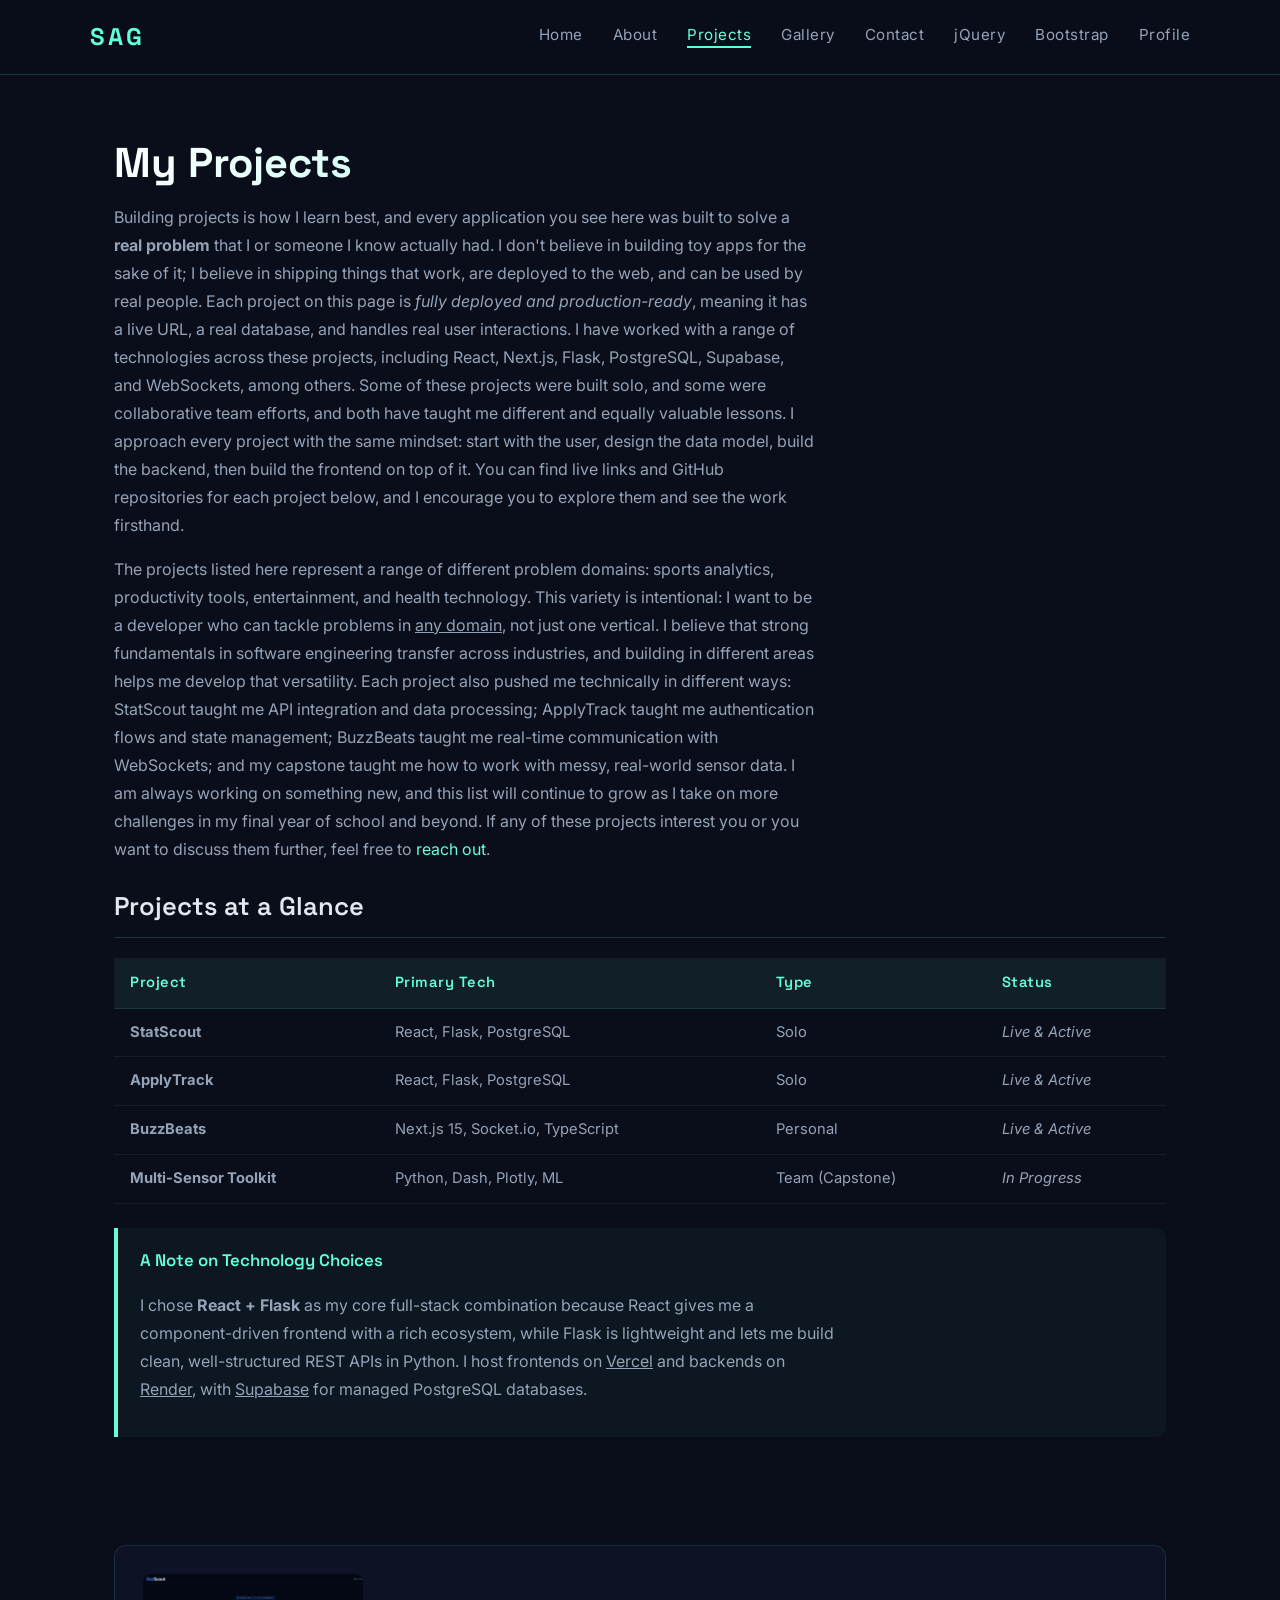
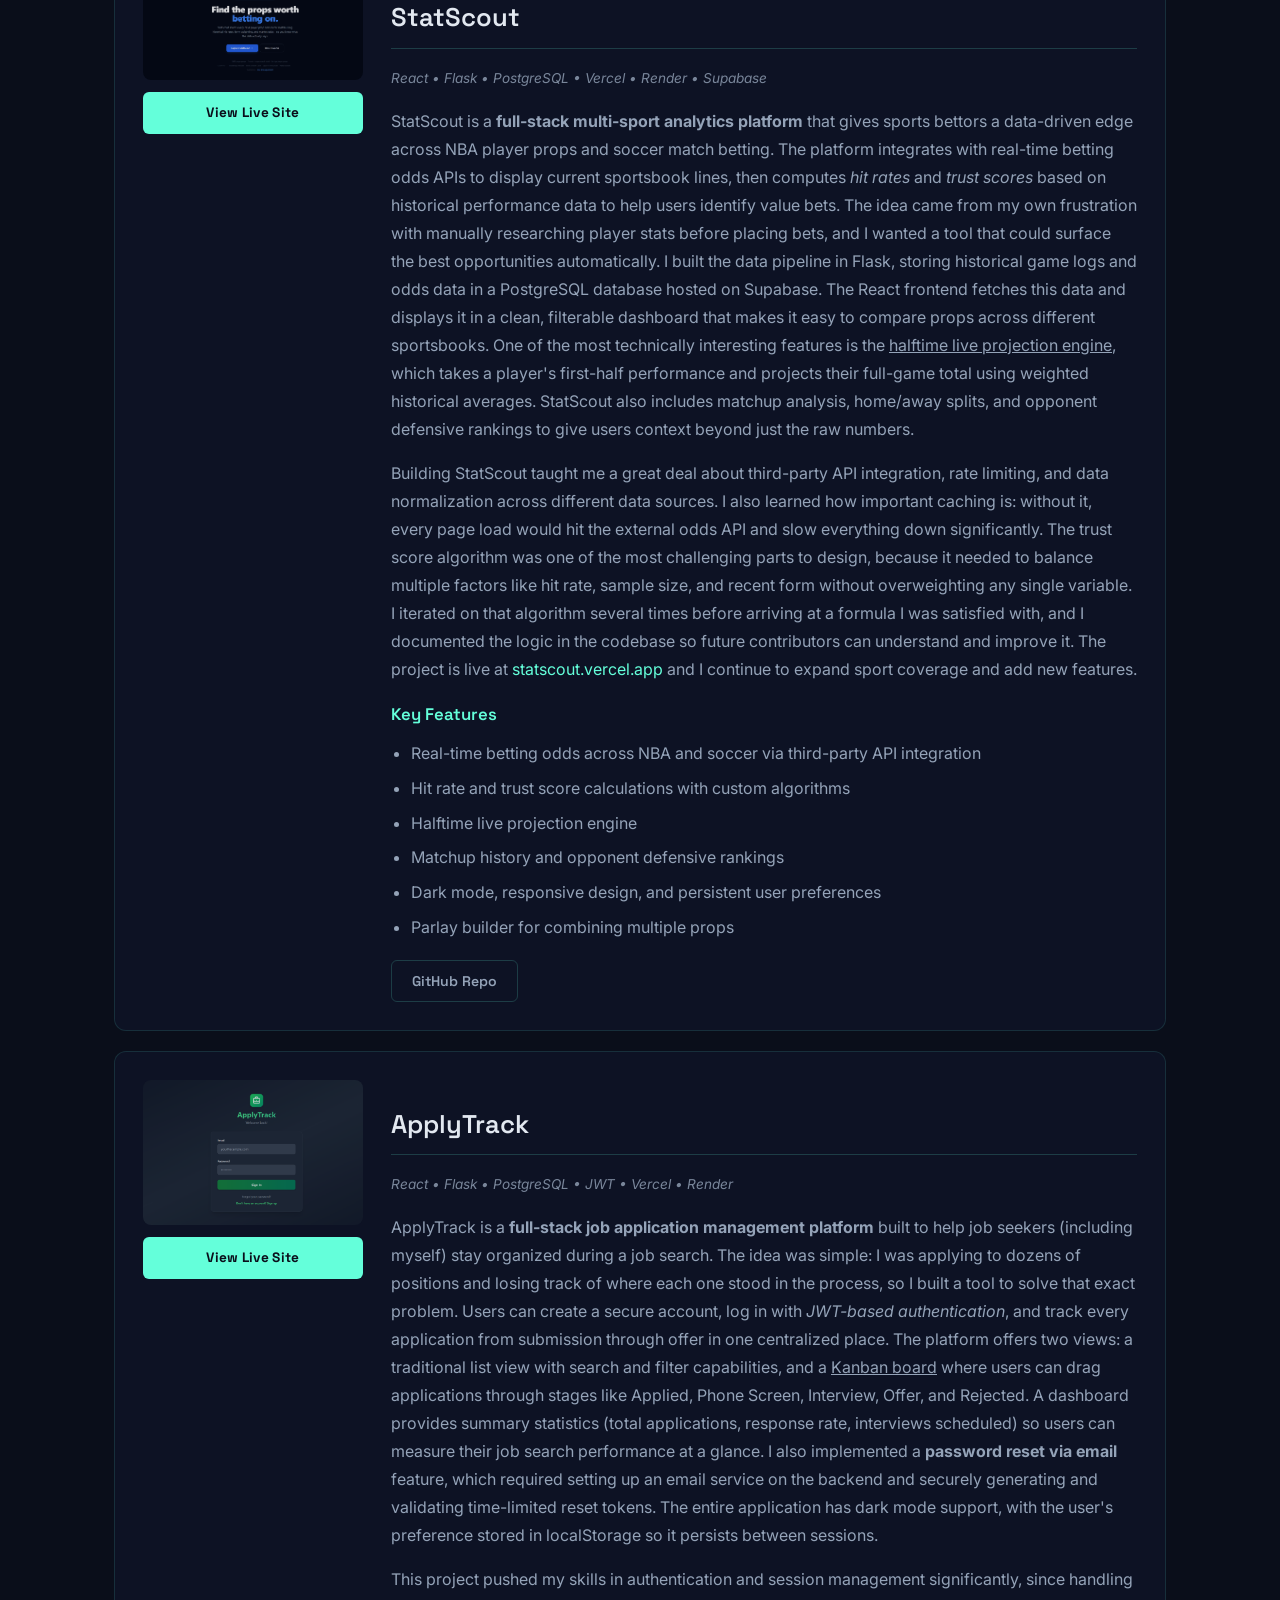
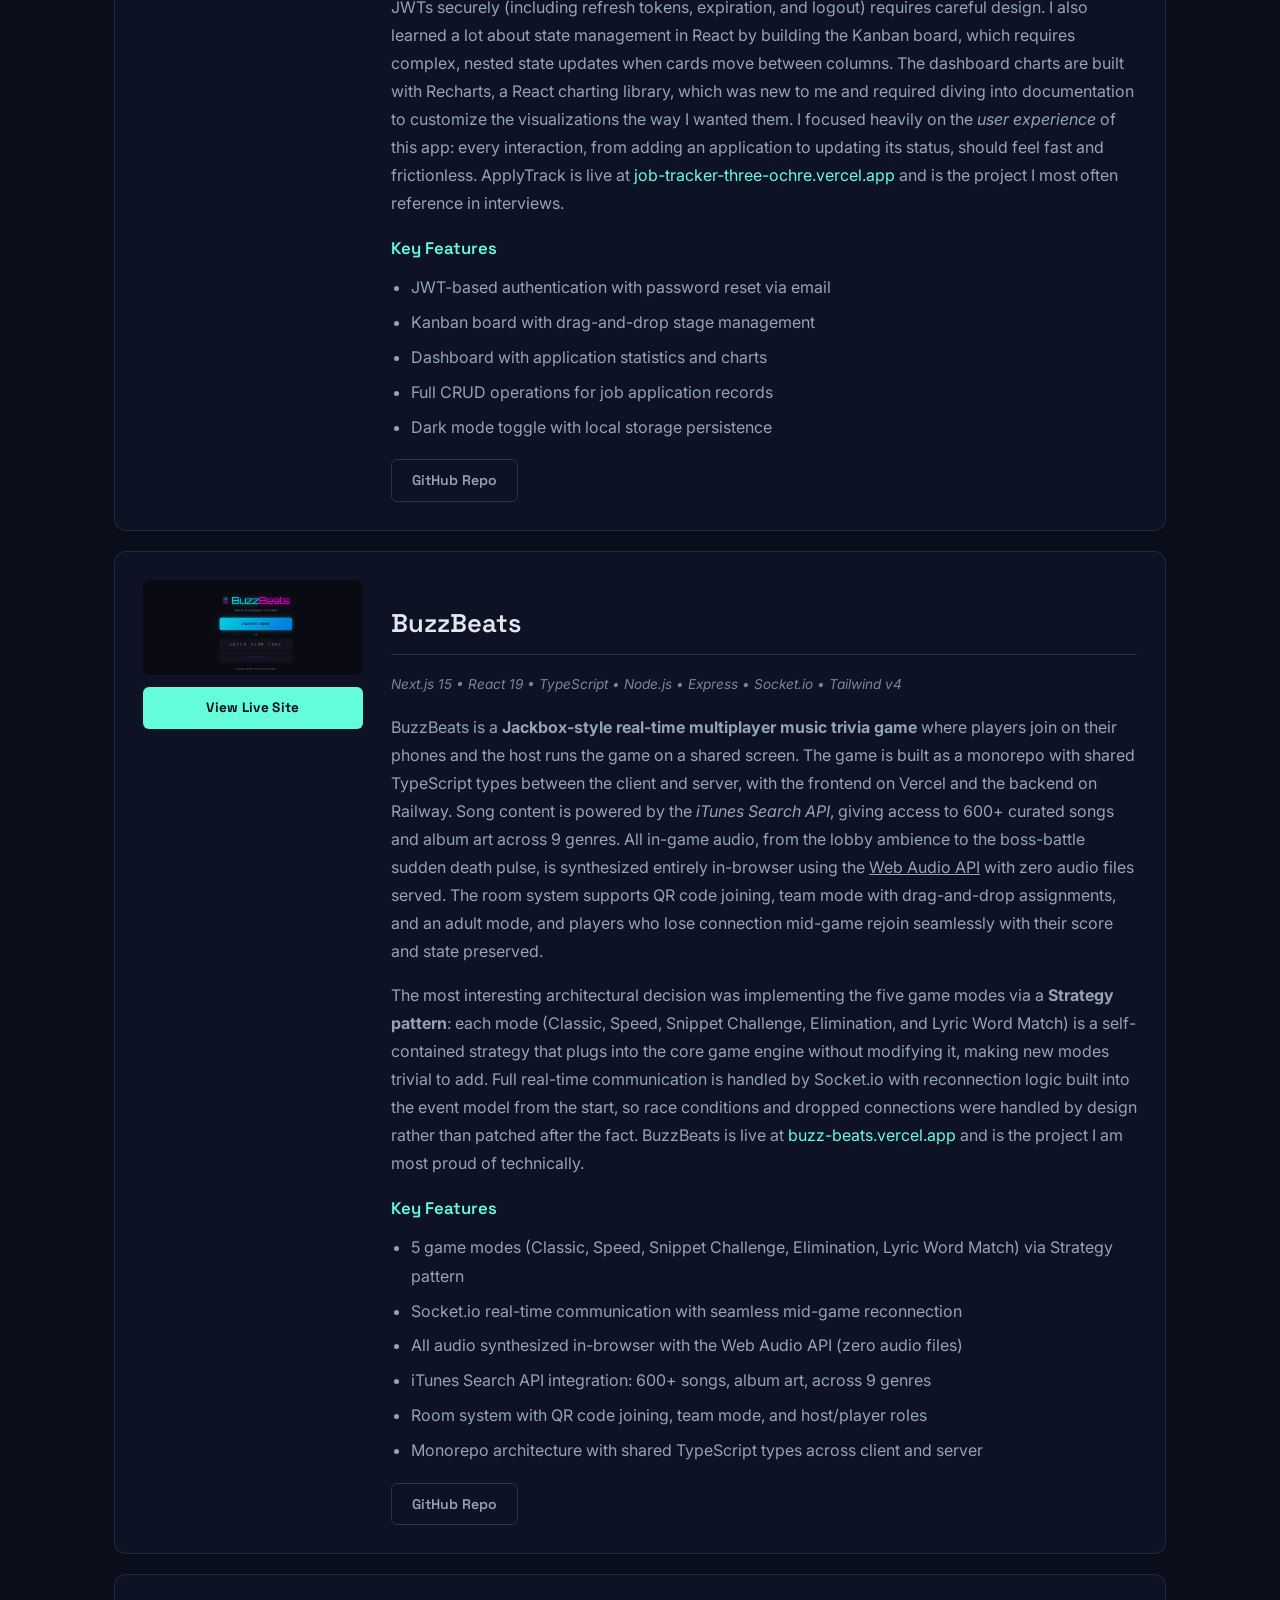
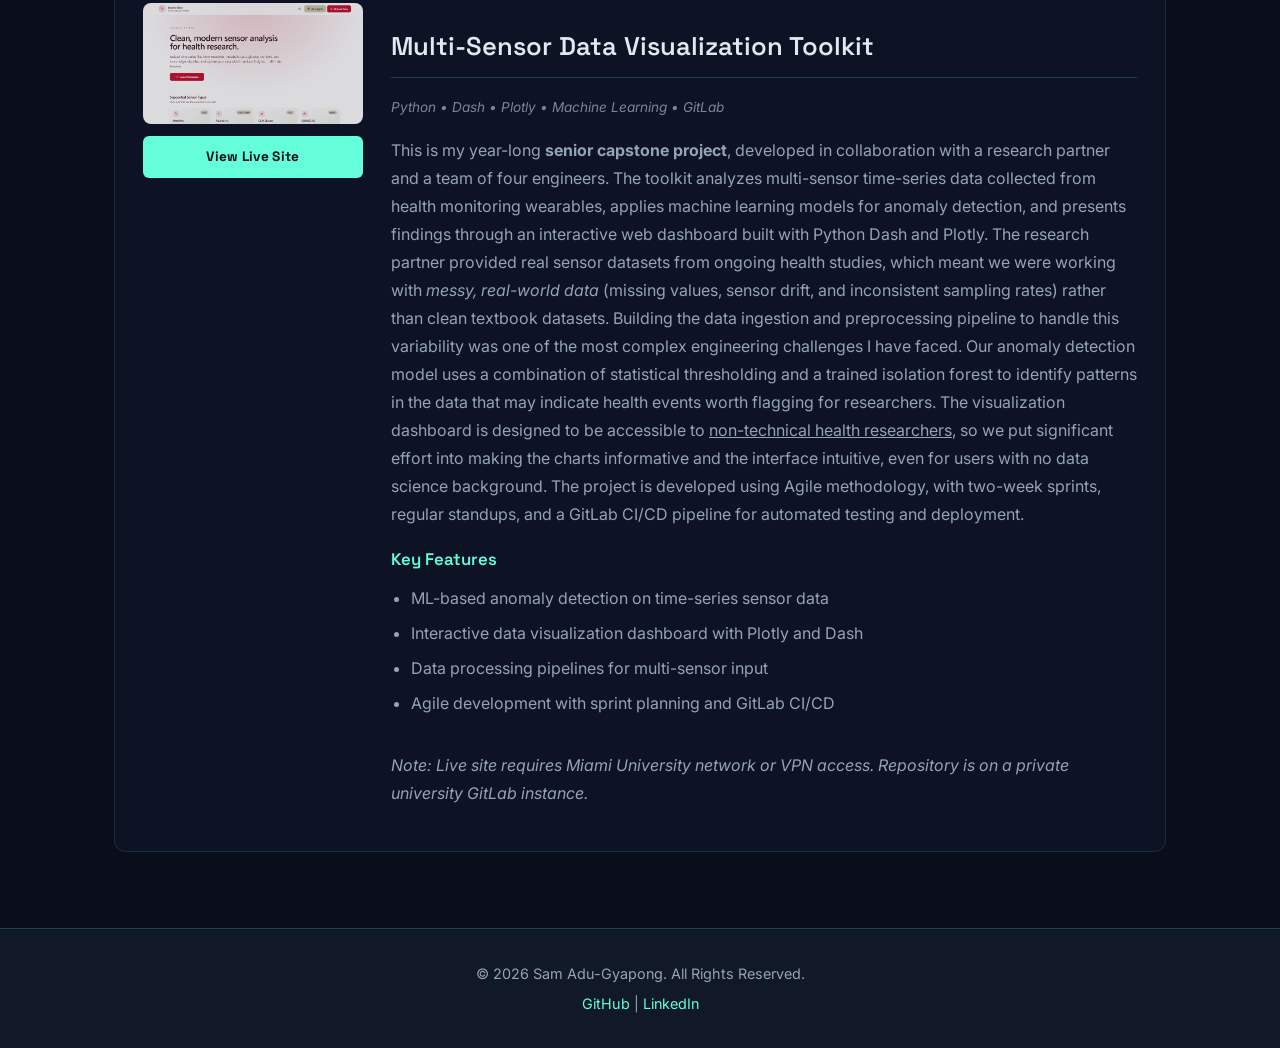
<file: projects.html>
<!DOCTYPE html>
<html lang="en">
<head>
    <meta charset="UTF-8">
    <meta name="viewport" content="width=device-width, initial-scale=1.0">
    <meta name="description" content="Sam Adu-Gyapong's software development projects including StatScout, ApplyTrack, BuzzBeats, and more.">
    <title>Projects | Sam Adu-Gyapong</title>
    <link rel="preconnect" href="https://fonts.googleapis.com">
    <link rel="preconnect" href="https://fonts.gstatic.com" crossorigin>
    <link href="https://fonts.googleapis.com/css2?family=Space+Grotesk:wght@300;400;600;700&family=Inter:wght@300;400;500&display=swap" rel="stylesheet">
    <link rel="stylesheet" href="styles.css">
</head>
<body>

    <!-- Navigation -->
    <header>
        <nav>
            <div class="logo">SAG</div>
            <ul>
                <li><a href="index.html">Home</a></li>
                <li><a href="about.html">About</a></li>
                <li><a href="projects.html">Projects</a></li>
                <li><a href="gallery.html">Gallery</a></li>
                <li><a href="contact.html">Contact</a></li>
                <li><a href="jquery.html">jQuery</a></li>
                <li><a href="bootstrap.html">Bootstrap</a></li>
                <li><a href="materialize.html">Profile</a></li>
            </ul>
        </nav>
    </header>

    <main>

        <!-- Page Header -->
        <section id="page-header">
            <h1>My Projects</h1>
            <p>
                Building projects is how I learn best, and every application you see here was built to solve a <strong>real problem</strong> that I or someone I know actually had.
                I don't believe in building toy apps for the sake of it; I believe in shipping things that work, are deployed to the web, and can be used by real people.
                Each project on this page is <em>fully deployed and production-ready</em>, meaning it has a live URL, a real database, and handles real user interactions.
                I have worked with a range of technologies across these projects, including React, Next.js, Flask, PostgreSQL, Supabase, and WebSockets, among others.
                Some of these projects were built solo, and some were collaborative team efforts, and both have taught me different and equally valuable lessons.
                I approach every project with the same mindset: start with the user, design the data model, build the backend, then build the frontend on top of it.
                You can find live links and GitHub repositories for each project below, and I encourage you to explore them and see the work firsthand.
            </p>
            <p>
                The projects listed here represent a range of different problem domains: sports analytics, productivity tools, entertainment, and health technology.
                This variety is intentional: I want to be a developer who can tackle problems in <u>any domain</u>, not just one vertical.
                I believe that strong fundamentals in software engineering transfer across industries, and building in different areas helps me develop that versatility.
                Each project also pushed me technically in different ways: StatScout taught me API integration and data processing; ApplyTrack taught me authentication flows and state management; BuzzBeats taught me real-time communication with WebSockets; and my capstone taught me how to work with messy, real-world sensor data.
                I am always working on something new, and this list will continue to grow as I take on more challenges in my final year of school and beyond.
                If any of these projects interest you or you want to discuss them further, feel free to <a href="contact.html">reach out</a>.
            </p>

            <!-- Projects Overview Table -->
            <h2>Projects at a Glance</h2>
            <table>
                <thead>
                    <tr>
                        <th>Project</th>
                        <th>Primary Tech</th>
                        <th>Type</th>
                        <th>Status</th>
                    </tr>
                </thead>
                <tbody>
                    <tr>
                        <td><strong>StatScout</strong></td>
                        <td>React, Flask, PostgreSQL</td>
                        <td>Solo</td>
                        <td><em>Live &amp; Active</em></td>
                    </tr>
                    <tr>
                        <td><strong>ApplyTrack</strong></td>
                        <td>React, Flask, PostgreSQL</td>
                        <td>Solo</td>
                        <td><em>Live &amp; Active</em></td>
                    </tr>
                    <tr>
                        <td><strong>BuzzBeats</strong></td>
                        <td>Next.js 15, Socket.io, TypeScript</td>
                        <td>Personal</td>
                        <td><em>Live &amp; Active</em></td>
                    </tr>
                    <tr>
                        <td><strong>Multi-Sensor Toolkit</strong></td>
                        <td>Python, Dash, Plotly, ML</td>
                        <td>Team (Capstone)</td>
                        <td><em>In Progress</em></td>
                    </tr>
                </tbody>
            </table>

            <!-- Aside: Note on Technology -->
            <aside>
                <h3>A Note on Technology Choices</h3>
                <p>
                    I chose <strong>React + Flask</strong> as my core full-stack combination because React gives me
                    a component-driven frontend with a rich ecosystem, while Flask is lightweight and lets me
                    build clean, well-structured REST APIs in Python. I host frontends on <u>Vercel</u>
                    and backends on <u>Render</u>, with <u>Supabase</u> for managed PostgreSQL databases.
                </p>
            </aside>
        </section>

        <!-- Projects Detail -->
        <section id="projects">

            <!-- StatScout -->
            <article class="project-card" id="statscout">
                <div class="project-image">
                    <img src="images/statscout.png" alt="StatScout application screenshot">
                    <a href="https://statscout.vercel.app/" target="_blank" class="project-live-link">View Live Site</a>
                </div>
                <div class="project-details">
                    <h2>StatScout</h2>
                    <p class="project-tech">React &bull; Flask &bull; PostgreSQL &bull; Vercel &bull; Render &bull; Supabase</p>
                    <p>
                        StatScout is a <strong>full-stack multi-sport analytics platform</strong> that gives sports bettors a data-driven edge across NBA player props and soccer match betting.
                        The platform integrates with real-time betting odds APIs to display current sportsbook lines, then computes <em>hit rates</em> and <em>trust scores</em> based on historical performance data to help users identify value bets.
                        The idea came from my own frustration with manually researching player stats before placing bets, and I wanted a tool that could surface the best opportunities automatically.
                        I built the data pipeline in Flask, storing historical game logs and odds data in a PostgreSQL database hosted on Supabase.
                        The React frontend fetches this data and displays it in a clean, filterable dashboard that makes it easy to compare props across different sportsbooks.
                        One of the most technically interesting features is the <u>halftime live projection engine</u>, which takes a player's first-half performance and projects their full-game total using weighted historical averages.
                        StatScout also includes matchup analysis, home/away splits, and opponent defensive rankings to give users context beyond just the raw numbers.
                    </p>
                    <p>
                        Building StatScout taught me a great deal about third-party API integration, rate limiting, and data normalization across different data sources.
                        I also learned how important caching is: without it, every page load would hit the external odds API and slow everything down significantly.
                        The trust score algorithm was one of the most challenging parts to design, because it needed to balance multiple factors like hit rate, sample size, and recent form without overweighting any single variable.
                        I iterated on that algorithm several times before arriving at a formula I was satisfied with, and I documented the logic in the codebase so future contributors can understand and improve it.
                        The project is live at <a href="https://statscout.vercel.app/" target="_blank">statscout.vercel.app</a> and I continue to expand sport coverage and add new features.
                    </p>
                    <h3>Key Features</h3>
                    <ul>
                        <li>Real-time betting odds across NBA and soccer via third-party API integration</li>
                        <li>Hit rate and trust score calculations with custom algorithms</li>
                        <li>Halftime live projection engine</li>
                        <li>Matchup history and opponent defensive rankings</li>
                        <li>Dark mode, responsive design, and persistent user preferences</li>
                        <li>Parlay builder for combining multiple props</li>
                    </ul>
                    <div class="project-links">
                        <a href="https://github.com/SamAduG1/statscout" target="_blank" class="project-link-secondary">GitHub Repo</a>
                    </div>
                </div>
            </article>

            <!-- ApplyTrack -->
            <article class="project-card" id="applytrack">
                <div class="project-image">
                    <img src="images/applytrack.png" alt="ApplyTrack application screenshot">
                    <a href="https://job-tracker-three-ochre.vercel.app/" target="_blank" class="project-live-link">View Live Site</a>
                </div>
                <div class="project-details">
                    <h2>ApplyTrack</h2>
                    <p class="project-tech">React &bull; Flask &bull; PostgreSQL &bull; JWT &bull; Vercel &bull; Render</p>
                    <p>
                        ApplyTrack is a <strong>full-stack job application management platform</strong> built to help job seekers (including myself) stay organized during a job search.
                        The idea was simple: I was applying to dozens of positions and losing track of where each one stood in the process, so I built a tool to solve that exact problem.
                        Users can create a secure account, log in with <em>JWT-based authentication</em>, and track every application from submission through offer in one centralized place.
                        The platform offers two views: a traditional list view with search and filter capabilities, and a <u>Kanban board</u> where users can drag applications through stages like Applied, Phone Screen, Interview, Offer, and Rejected.
                        A dashboard provides summary statistics (total applications, response rate, interviews scheduled) so users can measure their job search performance at a glance.
                        I also implemented a <strong>password reset via email</strong> feature, which required setting up an email service on the backend and securely generating and validating time-limited reset tokens.
                        The entire application has dark mode support, with the user's preference stored in localStorage so it persists between sessions.
                    </p>
                    <p>
                        This project pushed my skills in authentication and session management significantly, since handling JWTs securely (including refresh tokens, expiration, and logout) requires careful design.
                        I also learned a lot about state management in React by building the Kanban board, which requires complex, nested state updates when cards move between columns.
                        The dashboard charts are built with Recharts, a React charting library, which was new to me and required diving into documentation to customize the visualizations the way I wanted them.
                        I focused heavily on the <em>user experience</em> of this app: every interaction, from adding an application to updating its status, should feel fast and frictionless.
                        ApplyTrack is live at <a href="https://job-tracker-three-ochre.vercel.app/" target="_blank">job-tracker-three-ochre.vercel.app</a> and is the project I most often reference in interviews.
                    </p>
                    <h3>Key Features</h3>
                    <ul>
                        <li>JWT-based authentication with password reset via email</li>
                        <li>Kanban board with drag-and-drop stage management</li>
                        <li>Dashboard with application statistics and charts</li>
                        <li>Full CRUD operations for job application records</li>
                        <li>Dark mode toggle with local storage persistence</li>
                    </ul>
                    <div class="project-links">
                        <a href="https://github.com/SamAduG1/job-tracker" target="_blank" class="project-link-secondary">GitHub Repo</a>
                    </div>
                </div>
            </article>

            <!-- BuzzBeats -->
            <article class="project-card" id="buzzbeats">
                <div class="project-image">
                    <img src="images/buzzbeats.png" alt="BuzzBeats music trivia game screenshot">
                    <a href="https://buzz-beats.vercel.app/" target="_blank" class="project-live-link">View Live Site</a>
                </div>
                <div class="project-details">
                    <h2>BuzzBeats</h2>
                    <p class="project-tech">Next.js 15 &bull; React 19 &bull; TypeScript &bull; Node.js &bull; Express &bull; Socket.io &bull; Tailwind v4</p>
                    <p>
                        BuzzBeats is a <strong>Jackbox-style real-time multiplayer music trivia game</strong> where players join on their phones and the host runs the game on a shared screen.
                        The game is built as a monorepo with shared TypeScript types between the client and server, with the frontend on Vercel and the backend on Railway.
                        Song content is powered by the <em>iTunes Search API</em>, giving access to 600+ curated songs and album art across 9 genres.
                        All in-game audio, from the lobby ambience to the boss-battle sudden death pulse, is synthesized entirely in-browser using the <u>Web Audio API</u> with zero audio files served.
                        The room system supports QR code joining, team mode with drag-and-drop assignments, and an adult mode, and players who lose connection mid-game rejoin seamlessly with their score and state preserved.
                    </p>
                    <p>
                        The most interesting architectural decision was implementing the five game modes via a <strong>Strategy pattern</strong>: each mode (Classic, Speed, Snippet Challenge, Elimination, and Lyric Word Match) is a self-contained strategy that plugs into the core game engine without modifying it, making new modes trivial to add.
                        Full real-time communication is handled by Socket.io with reconnection logic built into the event model from the start, so race conditions and dropped connections were handled by design rather than patched after the fact.
                        BuzzBeats is live at <a href="https://buzz-beats.vercel.app/" target="_blank">buzz-beats.vercel.app</a> and is the project I am most proud of technically.
                    </p>
                    <h3>Key Features</h3>
                    <ul>
                        <li>5 game modes (Classic, Speed, Snippet Challenge, Elimination, Lyric Word Match) via Strategy pattern</li>
                        <li>Socket.io real-time communication with seamless mid-game reconnection</li>
                        <li>All audio synthesized in-browser with the Web Audio API (zero audio files)</li>
                        <li>iTunes Search API integration: 600+ songs, album art, across 9 genres</li>
                        <li>Room system with QR code joining, team mode, and host/player roles</li>
                        <li>Monorepo architecture with shared TypeScript types across client and server</li>
                    </ul>
                    <div class="project-links">
                        <a href="https://github.com/SamAduG1/BuzzBeats" target="_blank" class="project-link-secondary">GitHub Repo</a>
                    </div>
                </div>
            </article>

            <!-- Capstone -->
            <article class="project-card" id="capstone">
                <div class="project-image">
                    <img src="images/capstone.png" alt="Multi-Sensor Data Visualization Toolkit screenshot">
                    <a href="http://datavis.capstone.csi.miamioh.edu/" target="_blank" class="project-live-link">View Live Site</a>
                </div>
                <div class="project-details">
                    <h2>Multi-Sensor Data Visualization Toolkit</h2>
                    <p class="project-tech">Python &bull; Dash &bull; Plotly &bull; Machine Learning &bull; GitLab</p>
                    <p>
                        This is my year-long <strong>senior capstone project</strong>, developed in collaboration with a research partner and a team of four engineers.
                        The toolkit analyzes multi-sensor time-series data collected from health monitoring wearables, applies machine learning models for anomaly detection, and presents findings through an interactive web dashboard built with Python Dash and Plotly.
                        The research partner provided real sensor datasets from ongoing health studies, which meant we were working with <em>messy, real-world data</em> (missing values, sensor drift, and inconsistent sampling rates) rather than clean textbook datasets.
                        Building the data ingestion and preprocessing pipeline to handle this variability was one of the most complex engineering challenges I have faced.
                        Our anomaly detection model uses a combination of statistical thresholding and a trained isolation forest to identify patterns in the data that may indicate health events worth flagging for researchers.
                        The visualization dashboard is designed to be accessible to <u>non-technical health researchers</u>, so we put significant effort into making the charts informative and the interface intuitive, even for users with no data science background.
                        The project is developed using Agile methodology, with two-week sprints, regular standups, and a GitLab CI/CD pipeline for automated testing and deployment.
                    </p>
                    <h3>Key Features</h3>
                    <ul>
                        <li>ML-based anomaly detection on time-series sensor data</li>
                        <li>Interactive data visualization dashboard with Plotly and Dash</li>
                        <li>Data processing pipelines for multi-sensor input</li>
                        <li>Agile development with sprint planning and GitLab CI/CD</li>
                    </ul>
                    <div class="project-links">
                    </div>
                    <p><em>Note: Live site requires Miami University network or VPN access. Repository is on a private university GitLab instance.</em></p>
                </div>
            </article>

        </section>

    </main>

    <!-- Footer -->
    <footer>
        <p>&copy; 2026 Sam Adu-Gyapong. All Rights Reserved.</p>
        <p>
            <a href="https://github.com/SamAduG1" target="_blank">GitHub</a> |
            <a href="https://www.linkedin.com/in/sam-adu-gyapong-6a8b8130a/" target="_blank">LinkedIn</a>
        </p>
    </footer>

    <!-- Back to top button -->
    <button id="back-to-top" title="Back to top">&#8679;</button>

    <script src="script.js"></script>
</body>
</html>
</file>
<file: styles.css>
/* ============================================
   styles.css — Sam Adu-Gyapong Portfolio
   IMS222 Project
   ============================================ */


/* ── CSS Variables (Color Palette) ── */
:root {
    --bg-main:       #0a0e1a;
    --bg-section:    #111827;
    --bg-card:       #1a2133;
    --bg-card-hover: #1f2845;
    --accent-cyan:   #64ffda;
    --accent-blue:   #60a5fa;
    --text-primary:  #e2e8f0;
    --text-muted:    #94a3b8;
    --border:        rgba(100, 255, 218, 0.18);
    --shadow:        0 4px 24px rgba(0, 0, 0, 0.4);
}


/* ── Keyframe Animations ── */
@keyframes fadeInUp {
    from {
        opacity: 0;
        transform: translateY(24px);
    }
    to {
        opacity: 1;
        transform: translateY(0);
    }
}

@keyframes pulse-glow {
    0%, 100% { box-shadow: 0 0 0 0 rgba(100, 255, 218, 0.3); }
    50%       { box-shadow: 0 0 0 8px rgba(100, 255, 218, 0); }
}

@keyframes gradient-shift {
    0%   { background-position: 0% 50%; }
    50%  { background-position: 100% 50%; }
    100% { background-position: 0% 50%; }
}


/* ── Body ── */
body {
    font-family: 'Inter', Arial, sans-serif;
    background-color: var(--bg-main);
    color: var(--text-primary);
    margin: 0;
    padding: 0;
    line-height: 1.75;
    overflow-x: hidden; /* prevent horizontal scroll on all screen sizes */
}

*, *::before, *::after {
    box-sizing: border-box;
}


/* ── Header & Navigation ── */
header {
    background-color: rgba(10, 14, 26, 0.92);
    backdrop-filter: blur(10px);
    border-bottom: 1px solid var(--border);
    padding: 16px 30px;
    position: sticky;
    top: 0;
    z-index: 100;
}

nav {
    display: flex;
    justify-content: space-between;
    align-items: center;
    max-width: 1100px;
    margin: 0 auto;
}

.logo {
    color: var(--accent-cyan);
    font-family: 'Space Grotesk', sans-serif;
    font-size: 1.5em;
    font-weight: 700;
    letter-spacing: 3px;
}

nav ul {
    list-style: none;
    margin: 0;
    padding: 0;
    display: flex;
    gap: 30px;
}

nav ul li a {
    color: var(--text-muted);
    text-decoration: none;
    font-size: 0.95em;
    letter-spacing: 0.5px;
    transition: color 0.2s ease;
}

nav ul li a:hover {
    color: var(--accent-cyan);
}


/* ── Main Content Wrapper ── */
main {
    max-width: 1100px;
    margin: 20px auto;
    padding: 0 24px;
}


/* ── Sections ── */
section {
    background-color: transparent;
    border: none;
    border-radius: 12px;
    padding: 36px 0;
    margin-bottom: 12px;
    animation: fadeInUp 0.5s ease both;
}


/* ── Headings ── */
h1 {
    font-family: 'Space Grotesk', sans-serif;
    font-size: 3.2em;
    font-weight: 700;
    background: linear-gradient(135deg, #ffffff 0%, var(--accent-cyan) 50%, var(--accent-blue) 100%);
    background-size: 200% 200%;
    -webkit-background-clip: text;
    -webkit-text-fill-color: transparent;
    background-clip: text;
    animation: gradient-shift 5s ease infinite;
    margin: 8px 0 12px 0;
    line-height: 1.15;
}

h2 {
    font-family: 'Space Grotesk', sans-serif;
    color: var(--text-primary);
    font-size: 1.6em;
    font-weight: 600;
    border-bottom: 1px solid var(--border);
    padding-bottom: 8px;
    margin-bottom: 18px;
}

h3 {
    font-family: 'Space Grotesk', sans-serif;
    color: var(--accent-cyan);
    font-size: 1.05em;
    font-weight: 600;
    margin-bottom: 8px;
}


/* ── Lists ── */
ul {
    padding-left: 20px;
    margin: 10px 0;
    color: var(--text-muted);
}

ul li {
    margin-bottom: 6px;
    line-height: 1.8;
}

ol {
    padding-left: 20px;
    margin: 10px 0;
    color: var(--text-muted);
}

ol li {
    margin-bottom: 6px;
    line-height: 1.8;
}


/* ── Table ── */
table {
    width: 100%;
    border-collapse: collapse;
    margin: 20px 0;
    font-size: 0.92em;
}

th {
    background-color: rgba(100, 255, 218, 0.08);
    color: var(--accent-cyan);
    padding: 12px 16px;
    text-align: left;
    font-family: 'Space Grotesk', sans-serif;
    font-weight: 600;
    letter-spacing: 0.5px;
    border-bottom: 1px solid var(--border);
}

td {
    padding: 11px 16px;
    border-bottom: 1px solid rgba(255,255,255,0.06);
    color: var(--text-muted);
}

tr:hover td {
    background-color: rgba(100, 255, 218, 0.04);
    color: var(--text-primary);
}


/* ── Aside ── */
aside {
    background-color: rgba(100, 255, 218, 0.04);
    border-left: 4px solid var(--accent-cyan);
    padding: 18px 22px;
    margin: 24px 0;
    border-radius: 0 10px 10px 0;
}

aside h3 {
    margin-top: 0;
    color: var(--accent-cyan);
}

aside p, aside ul, aside li {
    color: var(--text-muted);
}


/* ── Links (general) ── */
a {
    color: var(--accent-cyan);
    text-decoration: none;
    transition: color 0.2s ease;
}

a:hover {
    color: var(--accent-blue);
}


/* ── Footer ── */
footer {
    background-color: var(--bg-section);
    border-top: 1px solid var(--border);
    color: var(--text-muted);
    text-align: center;
    padding: 28px 20px;
    margin-top: 10px;
    font-size: 0.9em;
}

footer p { margin: 4px 0; }

footer a {
    color: var(--accent-cyan);
}

footer a:hover {
    color: var(--accent-blue);
}


/* ── Hero Section (base — overridden by #hero layout block below) ── */

.hero-text {
    flex: 1;
}

/* The "Hello, I'm" greeting styled as a pill badge */
.hero-greeting {
    display: inline-block;
    background: rgba(100, 255, 218, 0.08);
    border: 1px solid var(--accent-cyan);
    color: var(--accent-cyan);
    padding: 5px 16px;
    border-radius: 999px;
    font-size: 0.85em;
    letter-spacing: 1.5px;
    text-transform: uppercase;
    margin-bottom: 10px;
    font-family: 'Space Grotesk', sans-serif;
}

.hero-text h2 {
    color: var(--text-muted);
    font-size: 1.15em;
    font-weight: 400;
    border: none;
    padding: 0;
    margin: 0 0 16px 0;
}

.hero-text p:not(.hero-greeting) {
    color: var(--text-muted);
    max-width: 520px;
    margin-bottom: 24px;
}

.hero-image img {
    width: 280px;
    height: 280px;
    border-radius: 50%;
    object-fit: cover;
    object-position: center 20%;
    border: 3px solid var(--accent-cyan);
    animation: pulse-glow 3s ease infinite;
}

.hero-links {
    display: flex;
    gap: 14px;
    flex-wrap: wrap;
}

.hero-links a {
    padding: 11px 26px;
    border-radius: 6px;
    font-family: 'Space Grotesk', sans-serif;
    font-weight: 600;
    font-size: 0.9em;
    letter-spacing: 0.5px;
    transition: transform 0.2s ease, box-shadow 0.2s ease;
}

.hero-links a:first-child {
    background-color: var(--accent-cyan);
    color: #0a0e1a;
}

.hero-links a:nth-child(2) {
    background: transparent;
    border: 1px solid var(--accent-cyan);
    color: var(--accent-cyan);
}

.hero-links a.resume-btn {
    background: transparent;
    border: 1px solid var(--text-muted);
    color: var(--text-muted);
}

.hero-links a:hover {
    transform: translateY(-2px);
    box-shadow: 0 6px 20px rgba(100, 255, 218, 0.25);
    color: inherit;
}


/* ── Stats Row ── */
.stats-row {
    display: flex;
    gap: 20px;
    flex-wrap: wrap;
    margin-bottom: 36px;
}

.stat-item {
    flex: 1;
    min-width: 120px;
    background: linear-gradient(135deg, #0d1224 0%, #112240 100%);
    border: 1px solid rgba(100, 255, 218, 0.12);
    border-radius: 10px;
    padding: 28px 20px;
    text-align: center;
    transition: border-color 0.2s ease, transform 0.2s ease;
}

.stat-item:hover {
    border-color: var(--accent-cyan);
    transform: translateY(-3px);
}

.stat-item .stat-number {
    display: block;
    color: var(--accent-cyan);
    font-family: 'Space Grotesk', sans-serif;
    font-size: 2em;
    font-weight: 700;
    line-height: 1;
}

.stat-item .stat-label {
    display: block;
    color: var(--text-muted);
    font-size: 0.78em;
    text-transform: uppercase;
    letter-spacing: 1px;
    margin-top: 6px;
}


/* ── Skills Icon Grid ── */
.skills-icon-grid {
    display: flex;
    gap: 20px;
    flex-wrap: wrap;
    margin-bottom: 24px;
}

.skill-col {
    flex: 1;
    min-width: 160px;
    background-color: #0d1224;
    border: 1px solid rgba(100, 255, 218, 0.12);
    border-radius: 10px;
    padding: 22px 24px;
    transition: border-color 0.2s ease, transform 0.2s ease;
}

.skill-col:hover {
    border-color: rgba(100, 255, 218, 0.35);
    transform: translateY(-3px);
}

.skill-col h3 {
    margin-top: 0;
    margin-bottom: 14px;
    border-left: 3px solid var(--accent-cyan);
    padding-left: 10px;
    font-size: 1em;
}

.skill-icon-list {
    list-style: none;
    padding: 0;
    margin: 0;
}

.skill-icon-list li {
    padding: 9px 0;
    border-bottom: 1px solid rgba(100, 255, 218, 0.08);
    color: var(--text-primary);
    font-size: 0.9em;
    display: flex;
    align-items: center;
    gap: 10px;
    margin-bottom: 0;
}

.skill-icon-list li:last-child {
    border-bottom: none;
    padding-bottom: 0;
}

.skill-icon-list li::before {
    content: none;
}

.skill-icon-list li i.material-icons {
    color: var(--accent-cyan);
    font-size: 18px;
    flex-shrink: 0;
    vertical-align: middle;
}


/* ── Skills Grid (legacy, kept for backward compat) ── */
.skills-grid {
    display: flex;
    gap: 16px;
    flex-wrap: wrap;
    margin-bottom: 24px;
}

.skill-card {
    background-color: var(--bg-card);
    border: 1px solid var(--border);
    border-radius: 10px;
    padding: 18px 22px;
    flex: 1;
    min-width: 160px;
    transition: border-color 0.2s ease, transform 0.2s ease;
}

.skill-card:hover {
    border-color: var(--accent-cyan);
    transform: translateY(-3px);
}

.skill-card h3 {
    margin-top: 0;
    margin-bottom: 12px;
}


/* ── Project Preview Grid (Home Page) ── */
.project-preview-grid {
    display: flex;
    gap: 20px;
    flex-wrap: wrap;
    margin-bottom: 20px;
}

.project-preview {
    flex: 1;
    min-width: 220px;
    background-color: #0d1224;
    border: 1px solid rgba(100, 255, 218, 0.12);
    border-radius: 10px;
    overflow: hidden;
    display: flex;
    flex-direction: column;
    cursor: pointer;
    transition: border-color 0.25s ease, transform 0.25s ease, box-shadow 0.25s ease;
}

.project-preview:hover {
    border-color: var(--accent-cyan);
    transform: translateY(-5px);
    box-shadow: 0 12px 36px rgba(0, 0, 0, 0.4);
}

.project-preview-image img {
    width: 100%;
    height: 190px;
    object-fit: cover;
    display: block;
    transition: opacity 0.25s ease;
}

.project-preview:hover .project-preview-image img {
    opacity: 0.9;
}

.project-preview-content {
    padding: 16px 18px;
    flex: 1;
}

.project-preview-content h3 {
    margin: 0 0 8px 0;
    font-size: 1.05em;
}

.project-preview-content p {
    color: var(--text-muted);
    font-size: 0.88em;
    margin: 0;
    line-height: 1.65;
}

.project-tech-badges {
    display: flex;
    flex-wrap: wrap;
    gap: 6px;
    margin-bottom: 10px;
}

.project-tech-badge {
    background: rgba(96, 165, 250, 0.1);
    color: var(--accent-blue);
    border-radius: 4px;
    padding: 2px 9px;
    font-size: 0.74em;
    font-family: 'Space Grotesk', sans-serif;
    letter-spacing: 0.3px;
}

.project-preview-action {
    padding: 12px 18px;
    border-top: 1px solid rgba(100, 255, 218, 0.08);
    display: flex;
    gap: 16px;
}

.project-preview-action a {
    font-size: 0.82em;
    font-family: 'Space Grotesk', sans-serif;
    font-weight: 600;
    text-transform: uppercase;
    letter-spacing: 0.8px;
    color: var(--accent-cyan);
    transition: color 0.2s ease;
}

.project-preview-action a:last-child {
    color: var(--text-muted);
}

.project-preview-action a:hover {
    color: var(--accent-cyan) !important;
}


/* ── Project Cards (Projects Page) ── */
article.project-card {
    display: flex;
    gap: 28px;
    margin-bottom: 20px;
    padding: 28px;
    background-color: #0d1224;
    border: 1px solid rgba(100, 255, 218, 0.12);
    border-radius: 12px;
    transition: border-color 0.2s ease, transform 0.2s ease;
}

article.project-card:hover {
    border-color: var(--accent-cyan);
    transform: translateY(-3px);
}

.project-image {
    display: flex;
    flex-direction: column;
    align-items: center;
    gap: 12px;
    flex-shrink: 0;
}

.project-image img {
    width: 220px;
    border-radius: 8px;
    object-fit: cover;
    opacity: 0.85;
}

/* Live site button under the project image */
.project-live-link {
    display: block;
    width: 220px;
    text-align: center;
    background-color: var(--accent-cyan);
    color: #0a0e1a;
    padding: 9px 0;
    border-radius: 6px;
    font-family: 'Space Grotesk', sans-serif;
    font-size: 0.85em;
    font-weight: 700;
    letter-spacing: 0.3px;
    transition: transform 0.2s ease, box-shadow 0.2s ease;
}

.project-live-link:hover {
    transform: translateY(-2px);
    box-shadow: 0 4px 14px rgba(100, 255, 218, 0.3);
    color: #0a0e1a;
}

.project-tech {
    color: var(--accent-cyan);
    font-style: italic;
    font-size: 0.85em;
    margin-bottom: 12px;
    opacity: 0.8;
}

.project-details p {
    color: var(--text-muted);
}

.project-links {
    margin-top: 18px;
    display: flex;
    gap: 10px;
}

.project-links a {
    padding: 8px 20px;
    border-radius: 6px;
    font-size: 0.88em;
    font-family: 'Space Grotesk', sans-serif;
    font-weight: 600;
    transition: transform 0.2s ease, box-shadow 0.2s ease;
}

.project-link-primary {
    background-color: var(--accent-cyan);
    color: #0a0e1a;
}

.project-link-secondary {
    border: 1px solid var(--border);
    color: var(--text-muted);
}

.project-links a:hover {
    transform: translateY(-2px);
    box-shadow: 0 4px 14px rgba(100, 255, 218, 0.2);
    color: inherit;
}


/* ── Clickable project preview card ── */
a.project-preview-link {
    display: block;
    text-decoration: none;
    color: inherit;
    flex: 1;
    min-width: 200px;
}


/* ── Image Card Gallery ── */
.card-gallery {
    display: flex;
    flex-wrap: wrap;
    gap: 22px;
    margin-bottom: 36px;
}

.image-card {
    flex: 1 1 calc(33.33% - 16px);
    max-width: calc(33.33% - 16px);
    background-color: #0d1224;
    border: 1px solid rgba(100, 255, 218, 0.12);
    border-radius: 10px;
    overflow: hidden;
    transition: transform 0.25s ease, box-shadow 0.25s ease, border-color 0.25s ease;
}

.image-card:hover {
    transform: translateY(-6px);
    box-shadow: 0 14px 40px rgba(0, 0, 0, 0.45);
    border-color: rgba(100, 255, 218, 0.4);
}

.image-card img {
    width: 100%;
    height: 200px;
    object-fit: cover;
    display: block;
    transition: opacity 0.25s ease;
}

.image-card:hover img {
    opacity: 0.88;
}

.image-card-caption {
    padding: 16px 18px 18px;
}

.image-card-caption h3 {
    font-family: 'Space Grotesk', sans-serif;
    color: var(--text-primary);
    font-size: 1rem;
    font-weight: 600;
    margin: 0 0 6px 0;
}

.image-card-caption p {
    color: var(--text-muted);
    font-size: 0.86em;
    margin: 0 0 10px 0;
    line-height: 1.65;
}

.card-tag {
    display: inline-block;
    background: rgba(100, 255, 218, 0.07);
    color: var(--accent-cyan);
    border: 1px solid rgba(100, 255, 218, 0.2);
    border-radius: 4px;
    padding: 2px 9px;
    font-size: 0.72em;
    font-family: 'Space Grotesk', sans-serif;
    letter-spacing: 0.3px;
    margin-right: 4px;
    margin-top: 2px;
}

.gallery-row-label {
    font-family: 'Space Grotesk', sans-serif;
    color: var(--accent-cyan);
    font-size: 0.8em;
    text-transform: uppercase;
    letter-spacing: 2px;
    margin: 28px 0 14px 0;
    border-left: 3px solid var(--accent-cyan);
    padding-left: 10px;
}


/* ── CTA Section ── */
#cta {
    text-align: center;
    padding: 56px 48px;
    background: linear-gradient(135deg, #0d1224 0%, #112240 100%);
    border-radius: 16px;
    margin-top: 8px;
}

#cta h2 {
    border: none;
    padding: 0;
    font-size: 2em;
    margin-bottom: 12px;
}

#cta > p {
    color: var(--text-muted);
    margin-bottom: 32px;
    font-size: 1em;
}

.cta-links {
    display: flex;
    gap: 16px;
    justify-content: center;
    flex-wrap: wrap;
}

.cta-btn-filled {
    background-color: var(--accent-cyan);
    color: #0a0e1a;
    padding: 13px 34px;
    border-radius: 6px;
    font-family: 'Space Grotesk', sans-serif;
    font-weight: 700;
    font-size: 0.9em;
    letter-spacing: 0.5px;
    transition: transform 0.2s ease, box-shadow 0.2s ease;
}

.cta-btn-filled:hover {
    transform: translateY(-2px);
    box-shadow: 0 6px 20px rgba(100, 255, 218, 0.3);
    color: #0a0e1a;
}

.cta-btn-outline {
    background: transparent;
    border: 1px solid var(--accent-cyan);
    color: var(--accent-cyan);
    padding: 13px 34px;
    border-radius: 6px;
    font-family: 'Space Grotesk', sans-serif;
    font-weight: 600;
    font-size: 0.9em;
    letter-spacing: 0.5px;
    transition: background-color 0.2s ease, transform 0.2s ease;
}

.cta-btn-outline:hover {
    background-color: rgba(100, 255, 218, 0.08);
    transform: translateY(-2px);
    color: var(--accent-cyan);
}


/* ── Contact Page ── */
#contact-content {
    display: flex;
    gap: 32px;
}

#contact-form {
    flex: 2;
}

#contact-info {
    flex: 1;
}

.form-group {
    margin-bottom: 18px;
}

.form-group label {
    display: block;
    font-family: 'Space Grotesk', sans-serif;
    font-weight: 600;
    font-size: 0.9em;
    color: var(--text-primary);
    margin-bottom: 6px;
    letter-spacing: 0.3px;
}

.form-group input,
.form-group textarea {
    width: 100%;
    padding: 11px 14px;
    background-color: var(--bg-card);
    border: 1px solid var(--border);
    border-radius: 7px;
    color: var(--text-primary);
    font-size: 0.95em;
    font-family: 'Inter', sans-serif;
    box-sizing: border-box;
    transition: border-color 0.2s ease, box-shadow 0.2s ease;
}

.form-group input:focus,
.form-group textarea:focus {
    outline: none;
    border-color: var(--accent-cyan);
    box-shadow: 0 0 0 3px rgba(100, 255, 218, 0.1);
}

.form-group input::placeholder,
.form-group textarea::placeholder {
    color: var(--text-muted);
    opacity: 0.6;
}

button[type="submit"] {
    background-color: var(--accent-cyan);
    color: #0a0e1a;
    border: none;
    padding: 12px 32px;
    border-radius: 7px;
    cursor: pointer;
    font-family: 'Space Grotesk', sans-serif;
    font-size: 0.95em;
    font-weight: 700;
    letter-spacing: 0.5px;
    transition: transform 0.2s ease, box-shadow 0.2s ease;
}

button[type="submit"]:hover {
    transform: translateY(-2px);
    box-shadow: 0 6px 20px rgba(100, 255, 218, 0.3);
}

.contact-item {
    margin-bottom: 22px;
}

.contact-item p {
    color: var(--text-muted);
    margin: 4px 0;
}

/* ── Page Header Sections ── */
#page-header h1 {
    font-size: 2.6em;
}

#page-header p {
    color: var(--text-muted);
    max-width: 700px;
}

/* ── Contact Page ── */
#contact-page h1 {
    font-size: 2.6em;
    margin-bottom: 6px;
}

.contact-intro {
    color: var(--text-muted);
    max-width: 600px;
    margin-bottom: 28px;
    font-size: 1em;
}


/* ── Active nav link ── */
nav ul li a.active {
    color: var(--accent-cyan);
    border-bottom: 2px solid var(--accent-cyan);
    padding-bottom: 2px;
}


/* ── Hero layout ── */
#hero {
    display: flex;
    gap: 48px;
    align-items: center;
    padding: 44px 48px;
    position: relative;
    overflow: hidden;
    background: linear-gradient(135deg, #0d1224 0%, #0a1628 100%);
    border-radius: 16px;
}

/* Decorative radial glow behind the name */
#hero::before {
    content: '';
    position: absolute;
    top: -80px;
    right: -80px;
    width: 480px;
    height: 480px;
    background: radial-gradient(circle, rgba(100, 255, 218, 0.07) 0%, transparent 70%);
    pointer-events: none;
}

#hero h1 {
    font-size: 4em;
}

#hero #hero-subtitle {
    color: var(--accent-cyan);
    font-size: 1.4em;
    font-weight: 400;
    border: none;
    padding: 0;
    margin: 0 0 18px 0;
    min-height: 1.6em; /* prevents layout jump during typewriter */
}

/* Typewriter cursor */
#hero #hero-subtitle::after {
    content: '|';
    animation: blink 0.75s step-end infinite;
    color: var(--accent-cyan);
    margin-left: 2px;
}

@keyframes blink {
    0%, 100% { opacity: 1; }
    50%       { opacity: 0; }
}

/* Tech stack pill tags below the hero description */
.hero-tech-tags {
    display: flex;
    gap: 10px;
    flex-wrap: wrap;
    margin-bottom: 28px;
}

.hero-tech-tags span {
    background: rgba(100, 255, 218, 0.07);
    border: 1px solid var(--border);
    color: var(--text-muted);
    padding: 4px 14px;
    border-radius: 999px;
    font-size: 0.82em;
    font-family: 'Space Grotesk', sans-serif;
    letter-spacing: 0.5px;
}


/* ── Scroll reveal animations ── */
.reveal {
    opacity: 0;
    transform: translateY(20px);
    transition: opacity 0.55s ease, transform 0.55s ease;
}

.reveal.visible {
    opacity: 1;
    transform: translateY(0);
}


/* ── Back to top button ── */
#back-to-top {
    position: fixed;
    bottom: 32px;
    right: 32px;
    background-color: var(--accent-cyan);
    color: #0a0e1a;
    border: none;
    width: 44px;
    height: 44px;
    border-radius: 50%;
    font-size: 1.5em;
    cursor: pointer;
    display: none;
    align-items: center;
    justify-content: center;
    box-shadow: 0 4px 16px rgba(100, 255, 218, 0.3);
    transition: transform 0.2s ease, box-shadow 0.2s ease;
    z-index: 999;
}

#back-to-top.show {
    display: flex;
}

#back-to-top:hover {
    transform: translateY(-3px);
    box-shadow: 0 6px 22px rgba(100, 255, 218, 0.45);
}


/* ── Contact form success message ── */
#form-success {
    display: none;
    margin-top: 16px;
    padding: 14px 18px;
    background: rgba(100, 255, 218, 0.08);
    border: 1px solid var(--accent-cyan);
    border-radius: 8px;
    color: var(--accent-cyan);
    font-family: 'Space Grotesk', sans-serif;
    font-size: 0.95em;
}


/* ============================================
   RESPONSIVE — Tablet (max 768px)
   ============================================ */
@media (max-width: 768px) {

    /* Nav: tighten spacing */
    header {
        padding: 14px 20px;
    }

    nav ul {
        gap: 16px;
    }

    .logo {
        font-size: 1.2em;
    }

    /* Main padding */
    main {
        margin: 20px auto;
        padding: 0 16px;
    }

    section {
        padding: 24px 20px;
    }

    /* Hero: stack vertically */
    #hero {
        flex-direction: column-reverse;
        text-align: center;
        padding: 32px 24px;
        gap: 20px;
    }

    #hero h1 {
        font-size: 2.6em;
    }

    #hero #hero-subtitle {
        font-size: 1.1em;
    }

    .hero-text p:not(.hero-greeting) {
        max-width: 100%;
    }

    .hero-links {
        justify-content: center;
    }

    .hero-tech-tags {
        justify-content: center;
    }

    .hero-image img {
        width: 160px;
        height: 160px;
    }

    /* Stats row: two columns on tablet */
    .stats-row {
        gap: 14px;
    }

    .stat-item {
        min-width: calc(50% - 8px);
    }

    /* Skills grids: single column, full width */
    .skills-grid,
    .skills-icon-grid {
        flex-direction: column;
    }

    .skill-card,
    .skill-col {
        min-width: 0;
        width: 100%;
    }

    /* CTA */
    #cta {
        padding: 40px 24px;
    }

    #cta h2 {
        font-size: 1.6em;
    }

    /* Image cards: 2 per row on tablet */
    .image-card {
        flex: 1 1 calc(50% - 12px);
        max-width: calc(50% - 12px);
    }

    /* Project previews: single column */
    .project-preview-grid {
        flex-direction: column;
    }

    .project-preview {
        min-width: 0;
        width: 100%;
    }

    /* Project cards: stack image above details */
    article.project-card {
        flex-direction: column;
    }

    .project-image {
        width: 100%;
    }

    .project-image img {
        width: 100%;
        max-height: 220px;
        object-fit: cover;
    }

    .project-live-link {
        width: 100%;
    }

    /* Contact: stack form above info */
    #contact-content {
        flex-direction: column;
    }

    /* Tables: scroll horizontally instead of overflowing */
    table {
        display: block;
        overflow-x: auto;
        white-space: nowrap;
    }
}


/* ============================================
   RESPONSIVE — Mobile (max 480px)
   ============================================ */
@media (max-width: 480px) {

    /* Nav: smaller links */
    nav ul {
        gap: 12px;
    }

    nav ul li a {
        font-size: 0.85em;
    }

    /* Hero */
    #hero h1 {
        font-size: 2em;
    }

    .hero-links {
        flex-direction: column;
        align-items: center;
    }

    .hero-links a {
        width: 100%;
        text-align: center;
    }

    /* Skills and project previews already single column from 768px breakpoint */

    /* Image cards: 1 per row on mobile */
    .image-card {
        flex: 1 1 100%;
        max-width: 100%;
    }

    /* Section headings */
    h1 {
        font-size: 1.8em;
    }

    h2 {
        font-size: 1.3em;
    }

    /* Back to top: smaller, closer to edge */
    #back-to-top {
        bottom: 20px;
        right: 20px;
        width: 38px;
        height: 38px;
        font-size: 1.2em;
    }
}
</file>
